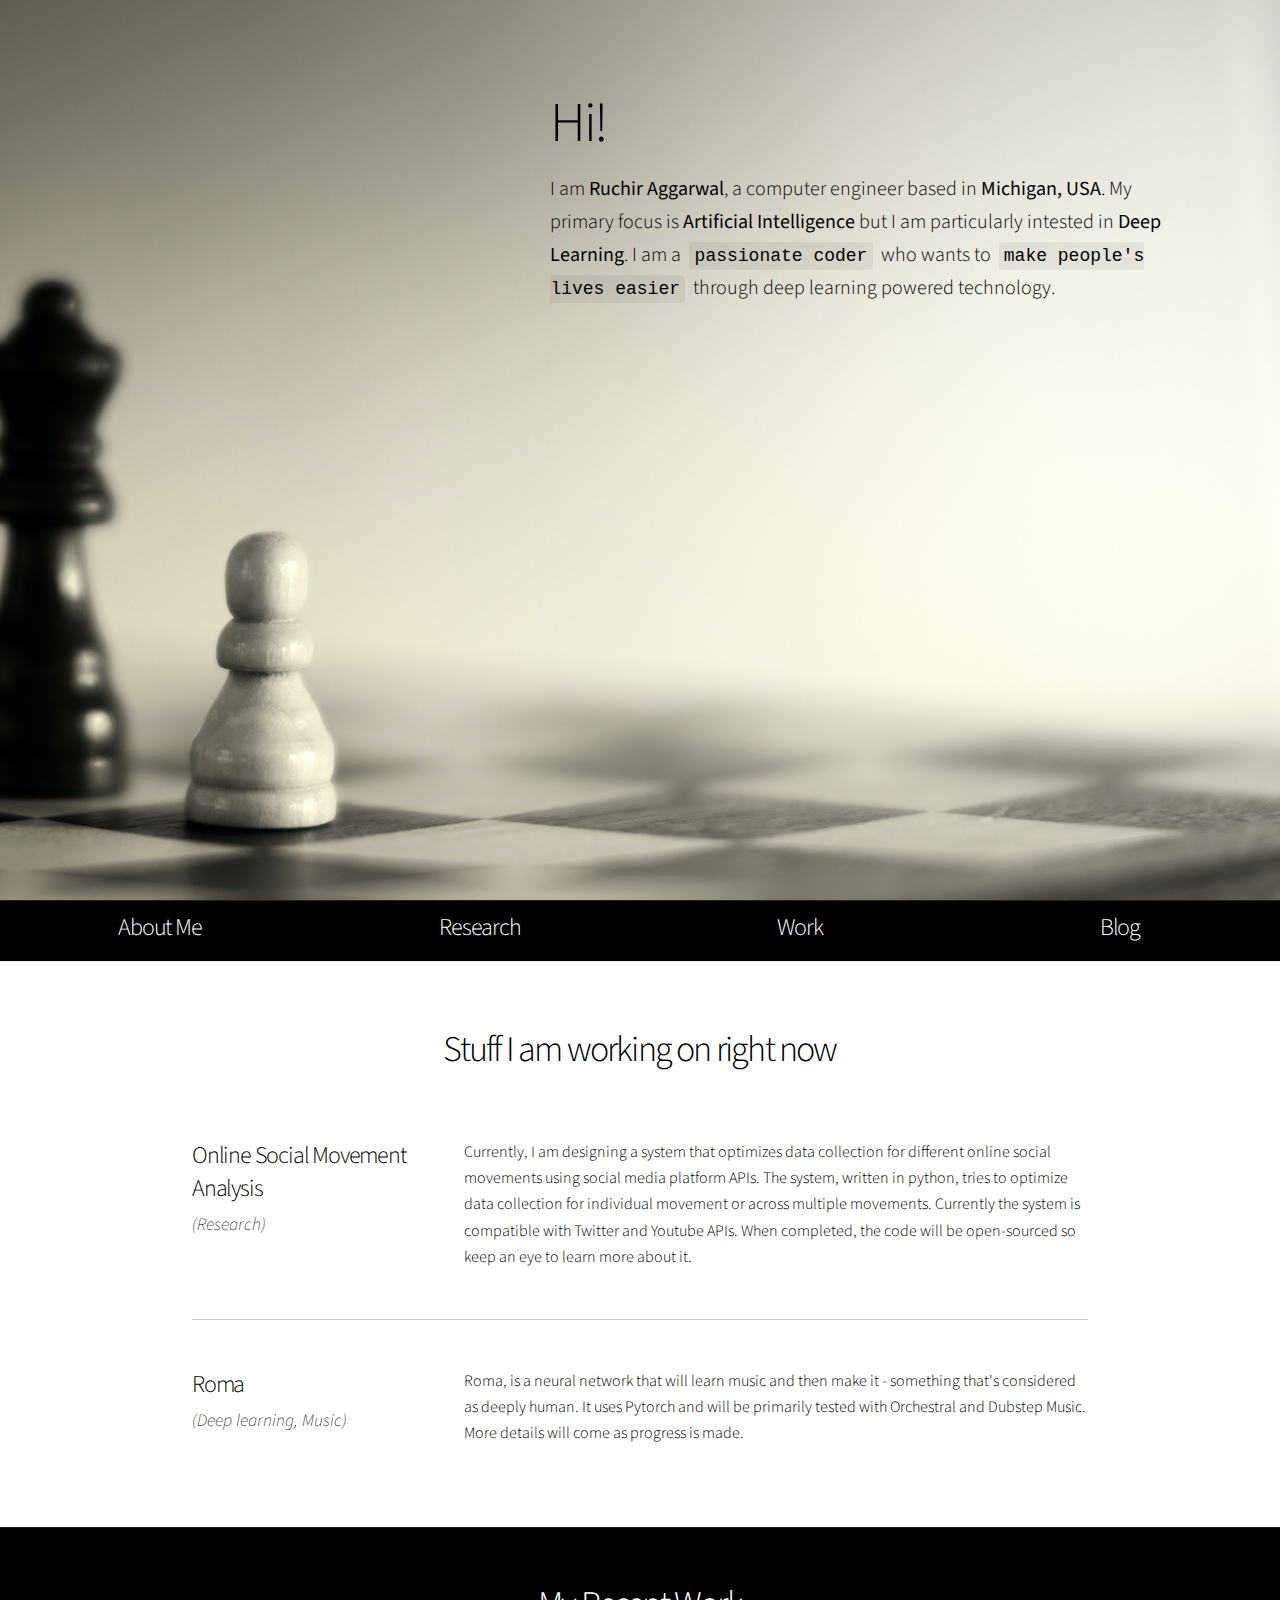
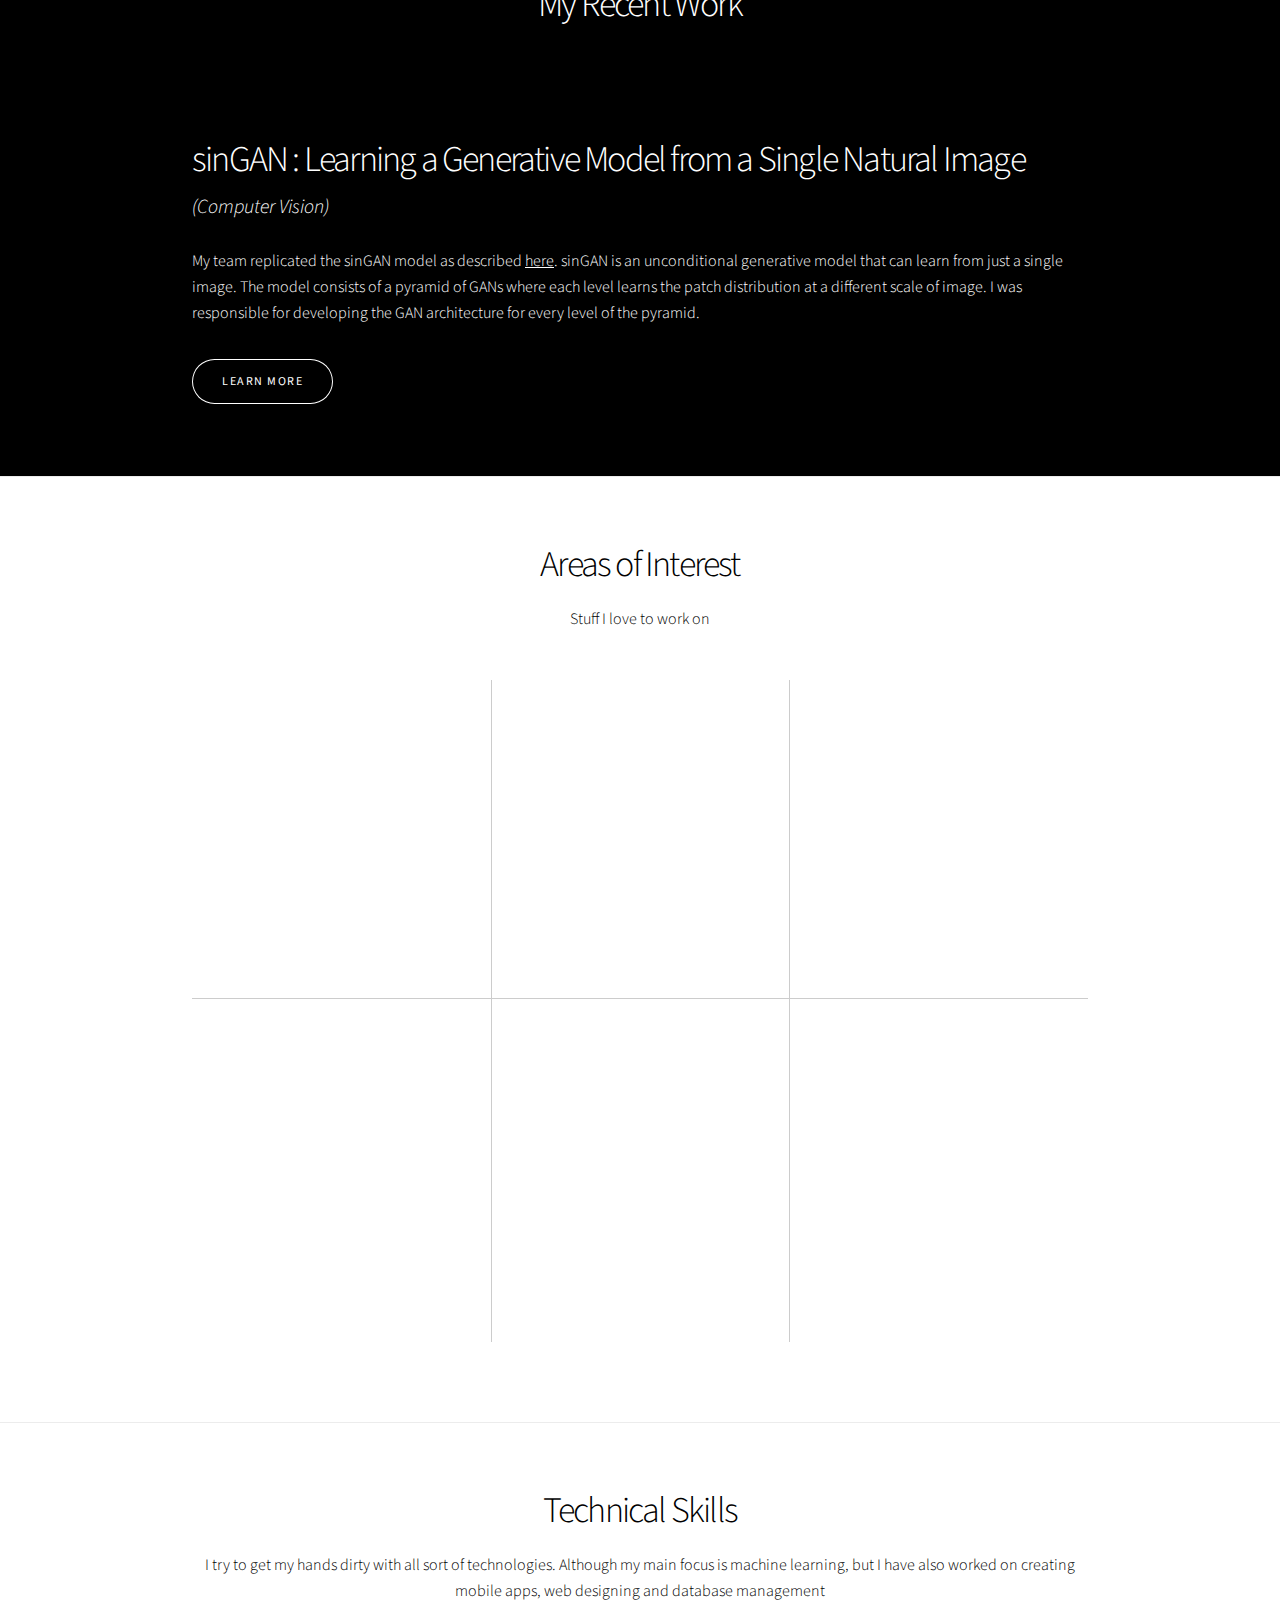
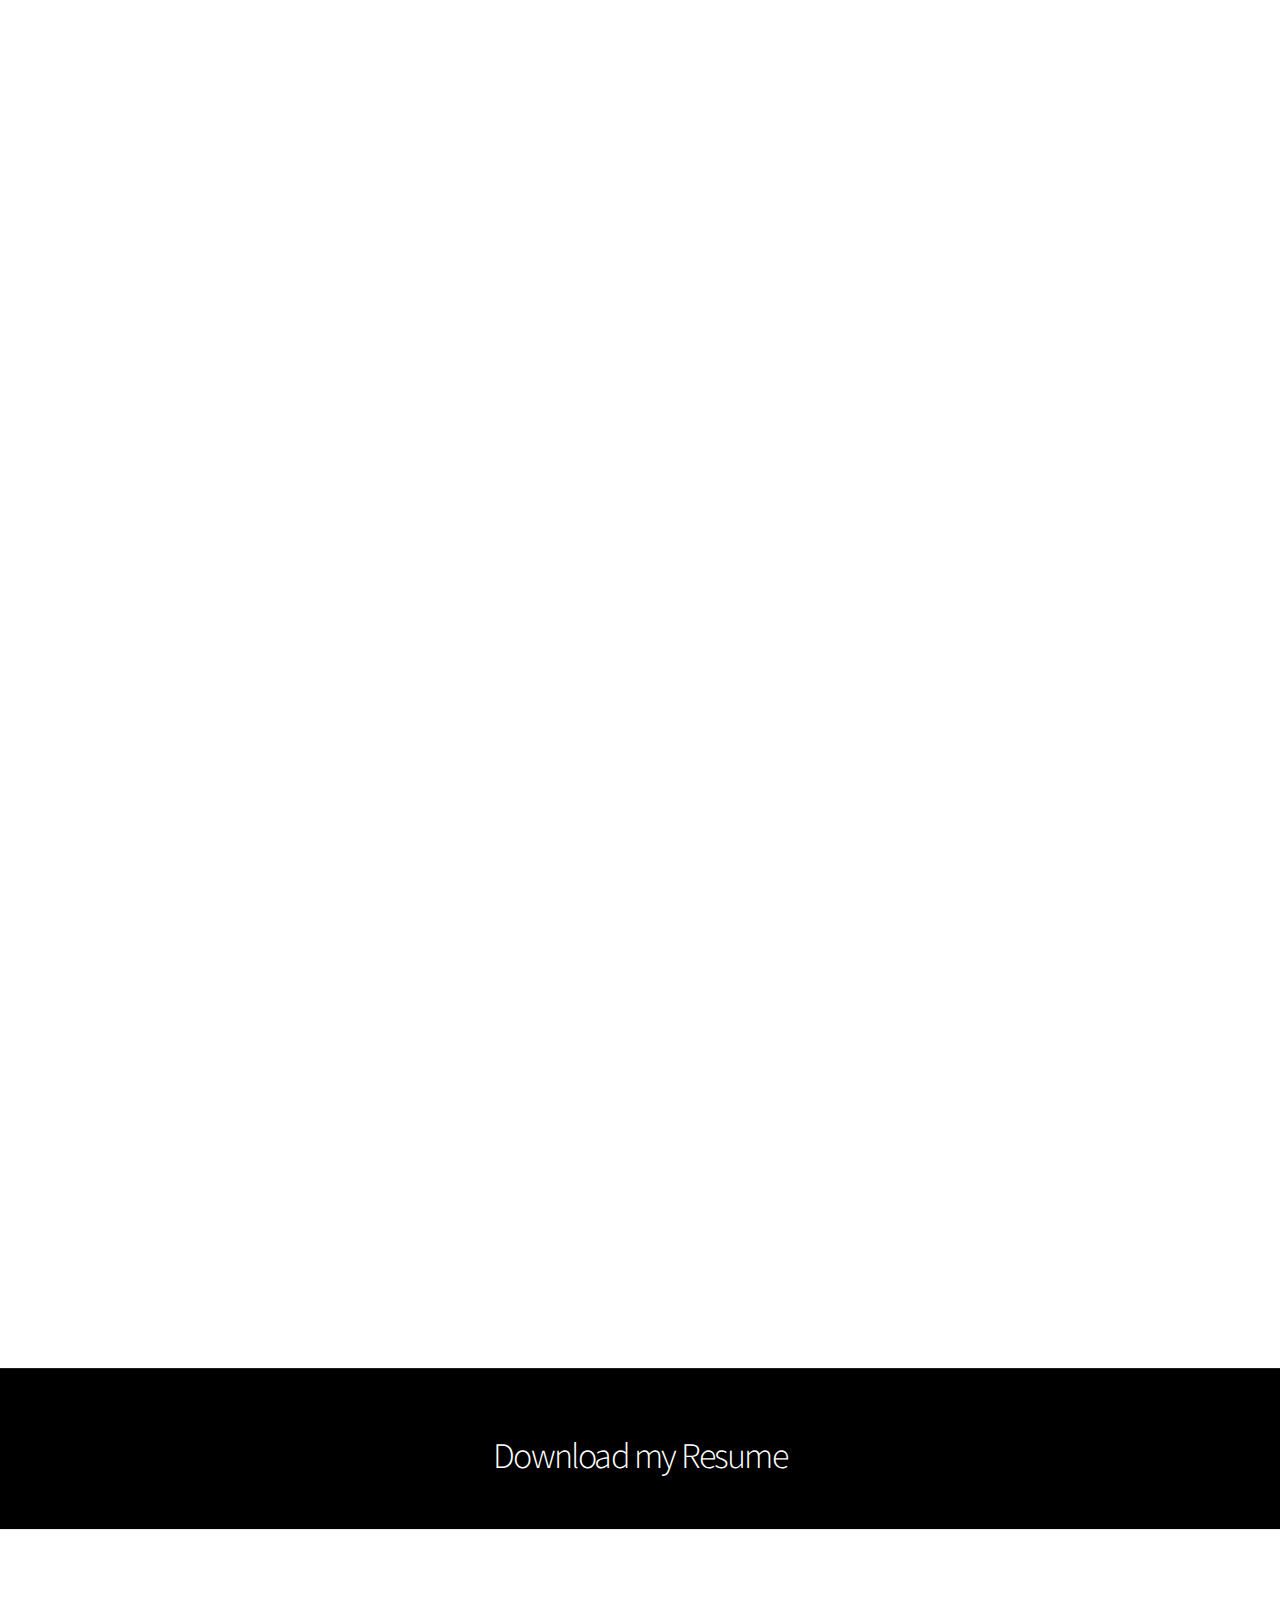
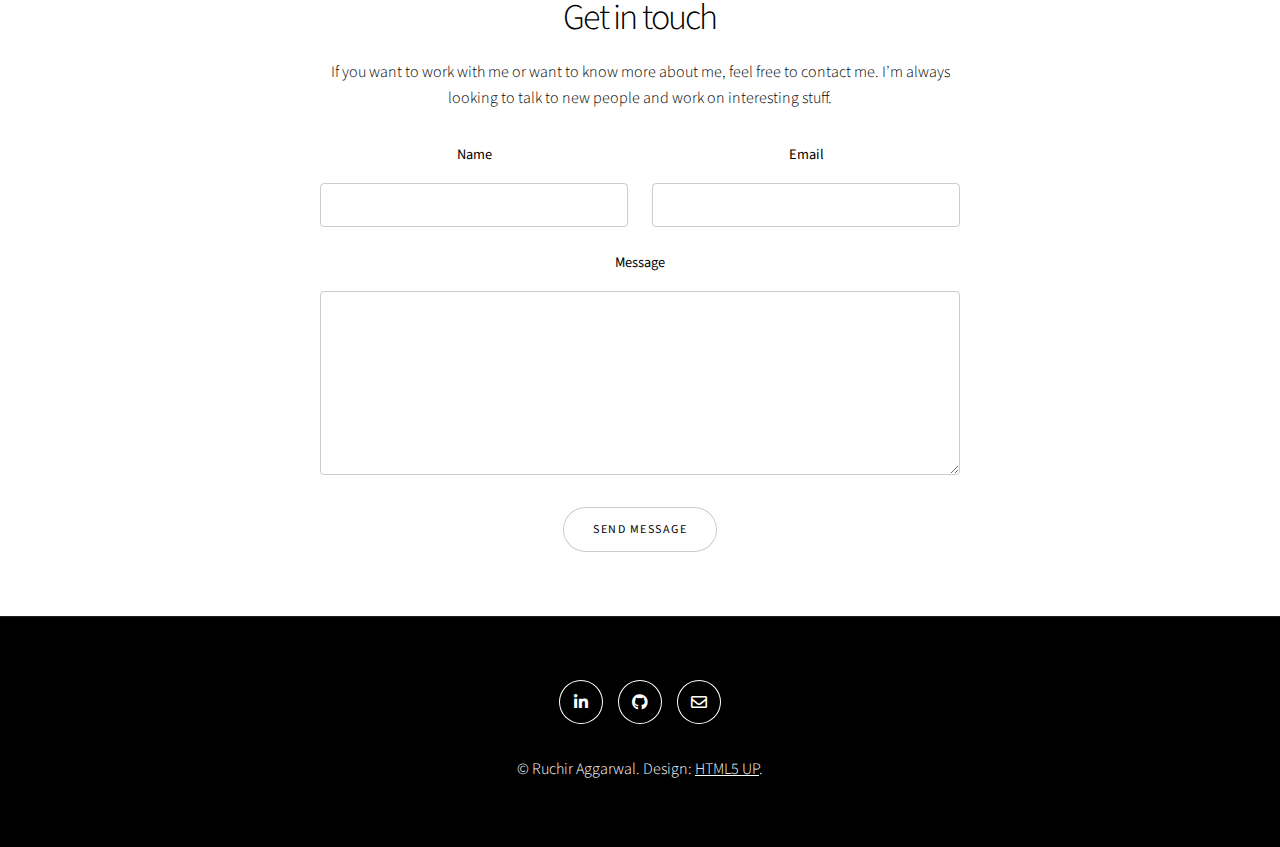
<file: index.html>
<!DOCTYPE HTML>
<!--
	Story by HTML5 UP
	html5up.net | @ajlkn
	Free for personal and commercial use under the CCA 3.0 license (html5up.net/license)
-->
<html>
	<head>
		<title>Ruchir Aggarwal | Portfolio</title>
		<meta charset="utf-8" />
		<meta name="viewport" content="width=device-width, initial-scale=1, user-scalable=no" />
		<link rel="stylesheet" href="assets/css/main.css" />
		<noscript><link rel="stylesheet" href="assets/css/noscript.css" /></noscript>
	</head>
	<body class="is-preload">

		<!-- Wrapper -->
			<div id="wrapper" class="divided">

				<!-- One -->
				<section class="banner style5 orient-left content-align-left image-position-right fullscreen onload-image-fade-in onload-content-fade-right">
                    <div class="content">
                        <h1>Hi!</h1>
                        <p class="major">I am <b>Ruchir Aggarwal</b>, a computer engineer based in <b>Michigan, USA</b>. My primary focus is <b>Artificial Intelligence</b> but I am particularly intested in <b>Deep Learning</b>. I am a <code>passionate coder</code> who wants to <code>make people's lives easier</code> through deep learning powered technology.</p>
                    </div>
                    <div class="image">
                        <img src="images/banner-1.jpg" alt=""/>
                    </div>
                </section>
                
                <!-- Two -->
                <section class="invert align-center" id="first">
                    <div class="items2 style3 small">
                        <section>
                            <h3><a href="about_me.html">About Me</a></h3>
                        </section>
                        <section>
                            <h3><a href="research.html">Research</a></h3>
                        </section>
                        <section>
                            <h3><a href="work.html">Work</a></h3>
                        </section>
                        <section>
                            <h3><a href="blog.html">Blog</a></h3>
                        </section>
                    </div>
                </section>

                <!-- Three -->
                <section class="wrapper style1 align-center">
                        <div class="inner">
                            <h2>Stuff I am working on right now</h2>
                            <div class="index align-left">

                                <!-- 1st Project -->
                                <section>
                                    <header>
                                        <h3>Online Social Movement Analysis</h3>
                                        <p>(Research)</p>
                                    </header>
                                    <div class="content">
                                        <dl>
                                            <dd>
                                                <p>Currently, I am designing a system that optimizes data collection for different online social movements using social media platform APIs. The system, written in python, tries to optimize data collection for individual movement or across multiple movements. Currently the system is compatible with Twitter and Youtube APIs. When completed, the code will be open-sourced so keep an eye to learn more about it.</p>
                                            </dd>
                                        </dl>
                                    </div> 
                                </section>

                                <!-- 2nd Project -->
                                <section>
                                    <header>
                                        <h3>Roma</h3>
                                        <p>(Deep learning, Music)</p>
                                    </header>
                                    <div class="content">
                                        <dl>
                                            <dd>
                                                <p>Roma, is a neural network that will learn music and then make it - something that's considered as deeply human. It uses Pytorch and will be primarily tested with Orchestral and Dubstep Music. More details will come as progress is made.</p>
                                            </dd>
                                        </dl>
                                    </div> 
                                </section>


                            </div>
                        </div>
                </section>

                 <!-- Four -->
                <section class="wrapper invert style1 align-center">
                    <div>
                        <header>
                            <br><br>
                            <h2>My Recent Work</h2>
                            <br>
                        </header> 

                        <section class="spotlight style0 invert orient-left content-align-left image-position-left onscroll-image-fade-in">
                            <div class="content">
                                <header>
                                    <h2>sinGAN : Learning a Generative Model from a Single Natural Image</h2> 
                                    <p>(Computer Vision)</p>
                                </header>
                                <p>
                                    My team replicated the sinGAN model as described <a href="https://webee.technion.ac.il/people/tomermic/SinGAN/SinGAN.htm">here</a>. sinGAN is an unconditional generative model that can learn from just a single image. The model consists of a pyramid of GANs where each level learns the patch distribution at a different scale of image. I was responsible for developing the GAN architecture for every level of the pyramid.</p>
                                <ul class="actions stacked">
                                    <li><a href="sinGAN.html" class="button">Learn More</a></li>
                                </ul>
                            </div>
                            <!--
                            <div class="image">
                                <img src="" alt="" />
                            </div>
                            -->
                        </section>
                    </div>
                </section>
                
                <!-- Five -->
                <section class="wrapper style1 align-center">
                    <div class="inner">
                        <h2>Areas of Interest</h2>
                        <p>Stuff I love to work on</p>
                        <div class="items style1 medium onscroll-fade-in">
                            <section>
                                <span class="icon solid style2 major"><img src="images/areas-of-interest/ml-icon.png" alt="Machine-Learning" width="30%" height="30%"/></span>
                                <h3>Aritificial Intelligence</h3>
                                <p>I work on building agents that can learn ways to learn different strategies in complex, dynamic and uncertain environments</p>
                            </section>
                            <section>
                                <span class="icon solid style2 major"><img src="images/areas-of-interest/cv-icon.png" alt="Computer Vision" width="30%" height="30%"/></span>
                                <h3>Computer Vision</h3>
                                <p>I want to learn how to make machines can accurately identify and classify objects — and then react to what they “see.”</p>
                            </section>
                            <section>
                                <span class="icon solid style2 major"><img src="images/areas-of-interest/nlp-icon.png" alt="Natural Language Processing" width="30%" height="30%"/></span>
                                <h3>NLP</h3>
                                <p>I build systems that use text and speech data to understand and describe interactions between people</p>
                            </section>
                            <section>
                                <span class="icon solid style2 major"><img src="images/areas-of-interest/ds-icon-1.png" alt="Reinforcement-Learning" width="30%" height="30%"/></span>
                                <!-- <div>Icons made by <a href="https://www.flaticon.com/authors/becris" title="Becris">Becris</a> from <a href="https://www.flaticon.com/" title="Flaticon">www.flaticon.com</a></div> -->
                                <h3>Data Science</h3>
                                <p>I use data to extract decision making insights. I try to understand the underlying cause and effect in the data.</p>
                            </section>
                            <section>
                                <span class="icon solid style2 major"><img src="images/areas-of-interest/sd-icon.png" alt="Software Development" width="30%" height="30%"/></span>
                                <h3>Software Development</h3>
                                <p>I use software design principles to design systems to perform all sorts of tasks. I am a firm believer in AGILE methodology for software development</p>
                            </section>
                            <section>
                                <span class="icon solid style2 major"><img src="images/areas-of-interest/dm-icon.png" alt="Data Mining" width="30%" height="30%"/></span>
                                <h3>Data and Graph Mining</h3>
                                <p>I adopt the fundamental data mining strategies to different real world big data sets and discover the internal patterns hidden in them</p>
                            </section>
                        </div>
                    </div>
                </section>
                
                <!-- Six -->
                <section class="wrapper style1 align-center">
                    <div class="inner">
                        <h2>Technical Skills</h2>
                        <p>I try to get my hands dirty with all sort of technologies. Although my main focus is machine learning, but I have also worked on creating mobile apps, web designing and database management</p>
                        <div class="items style3 small onscroll-fade-in">
                            <section>
                                <span class="icon solid style2 major"></span>
                                <h3>Programming</h3>
                            </section>
                            <section>
                                <h3>Expert</h3>
                                <a href="https://www.python.org/"><img src="images/skill-imgs/languages/python-logo.png" alt="" width="30%" height="30%"/></a>
                            </section>
                            <section>
                                <h3>Intermediate</h3>
                                <a href="https://en.wikipedia.org/wiki/C_(programming_language)"><img src="images/skill-imgs/languages/c-logo.png" alt="" width="30%" height="30%"/></a>
                            </section>
                            <section>
                                <h3>Novice</h3>
                                <span class="icon solid style2 major"><a href="https://www.mathworks.com/products/matlab.html"><img src="images/skill-imgs/languages/matlab-logo.png" alt="" width="30%" height="30%"/></a></span>
                            </section>
                        </div>
                        <div class="items style3 small onscroll-fade-in">
                            <section>
                                <span class="icon solid style2 major"></span>
                                <h3>Deep Learning</h3>
                            </section>
                            <section>
                                <a href="https://pytorch.org/"><img src="images/skill-imgs/deep-learning/pytorch-logo.png" alt="pytorch" width="50%" height="40%"/></a>
                            </section>
                            <section>
                                <h2> </h2>
                                <a href="https://keras.io/"><img src="images/skill-imgs/deep-learning/keras-icon.png" alt="keras" width="50%" height="40%"/></a>
                            </section>
                            <section>
                                <a href="https://gym.openai.com/"><img src="images/skill-imgs/deep-learning/gym-icon.png" alt="gym" width="30%" height="30%"/></a>
                            </section>
                        </div>
                        <div class="items style3 small onscroll-fade-in">
                            <section>
                                <span class="icon solid style2 major"></span>
                                <h3>Data Science</h3>
                            </section>
                            <section>
                                <a href="https://scikit-learn.org/stable/"><img src="images/skill-imgs/data-science/sklearn-icon.png" alt="scikit-learn" width="50%" height="40%"/></a>
                            </section>
                            <section>
                                <a href="https://pandas.pydata.org/"><img src="images/skill-imgs/data-science/pandas-logo.jpg" alt="pandas" width="50%" height="40%"/></a>
                            </section>
                            <section>
                                <h2> </h2>
                                <a href="https://matplotlib.org/"><img src="images/skill-imgs/data-science/matplotlib-logo.png" alt="matplotlib" width="90%" height="90%"/></a>
                            </section>
                        </div>
                        <div class="items style3 small onscroll-fade-in">
                            <section>
                                <span class="icon solid style2 major"></span>
                                <h3>Web Designing</h3>
                            </section>
                            <section>
                                <a href="https://www.w3schools.com/html/html5_intro.asp"><img src="images/skill-imgs/web-design/html-5-logo.png" alt="html5"  width="40%" height="60%"/></a>
                            </section>
                            <section>
                                <a href="https://www.w3schools.com/css/"><img src="images/skill-imgs/web-design/css3-logo.png" alt="css3" width="40%" height="60%"/></a>
                            </section>
                            <section>
                                <span class="icon"></span>
                            </section>
                        </div>
                        <div class="items style3 small onscroll-fade-in">
                            <section>
                                <span class="icon solid style2 major"></span>
                                <h3>Databases</h3>
                            </section>
                            <section>
                                <a href="#"><img src="images/skill-imgs/databases/sql-logo.png" alt="MySQL"  width="40%" height="60%"/></a>
                            </section>
                            <section>
                                <a href="https://www.mongodb.com/"><img src="images/skill-imgs/databases/mongodb-logo.png" alt="Mongo" width="40%" height="60%"/></a>
                            </section>
                            <section>
                                <span class="icon"></span>
                            </section>
                        </div>
                    </div>
                </section>
                
                <!-- Seven -->
                <section class="wrapper invert style1 align-center">
                    <div class="inner">
                        <h2><a href="./Ruchir_Resume.pdf">Download my Resume</a></h2>
                    </div>
                </section>
                
				<!-- Eight -->
                <section class="wrapper style1 align-center">
                    <div class="inner medium">
                        <h2>Get in touch</h2>
                        <p>If you want to work with me or want to know more about me, feel free to contact me. I’m always looking to talk to new people and work on interesting stuff.</p>
                        
                        <form method="post" action="contact.php">
                            <div class="fields">
                                <div class="field half">
                                    <label>Name</label>
                                    <input type="text" name="sender" />
                                </div>
                                <div class="field half">
                                    <label>Email</label>
                                    <input type="email" name="senderEmail" />
                                </div>
                                <div class="field">
                                    <label>Message</label>
                                    <textarea name="message" rows="6"></textarea>
                                </div>
                            </div>
                            <ul class="actions special">
                                <li><input type="submit" name="submit" value="Send Message" /></li>
                            </ul>
                        </form>

                    </div>
                </section>

				<!-- Footer -->
                <footer class="wrapper invert style1 align-center">
                    <div class="inner">
                        <ul class="icons">
                            <li><a href="https://www.linkedin.com/in/aggarwr" class="icon brands style2 fa-linkedin-in"><span class="label">LinkedIn</span></a></li>
                            <li><a href="https://github.com/aggarwalRuchir" class="icon brands style2 fa-github"><span class="label">Github</span></a></li>
                            <li><a href="mailto:aggarwr@umich.edu" class="icon style2 fa-envelope"><span class="label">Mail</span></a></li>
                        </ul>
                        <p>&copy; Ruchir Aggarwal. Design: <a href="https://html5up.net">HTML5 UP</a>.</p>
                    </div>
                </footer>

			</div>

		<!-- Scripts -->
			<script src="assets/js/jquery.min.js"></script>
			<script src="assets/js/jquery.scrollex.min.js"></script>
			<script src="assets/js/jquery.scrolly.min.js"></script>
			<script src="assets/js/browser.min.js"></script>
			<script src="assets/js/breakpoints.min.js"></script>
			<script src="assets/js/util.js"></script>
			<script src="assets/js/main.js"></script>

	</body>
</html>
</file>
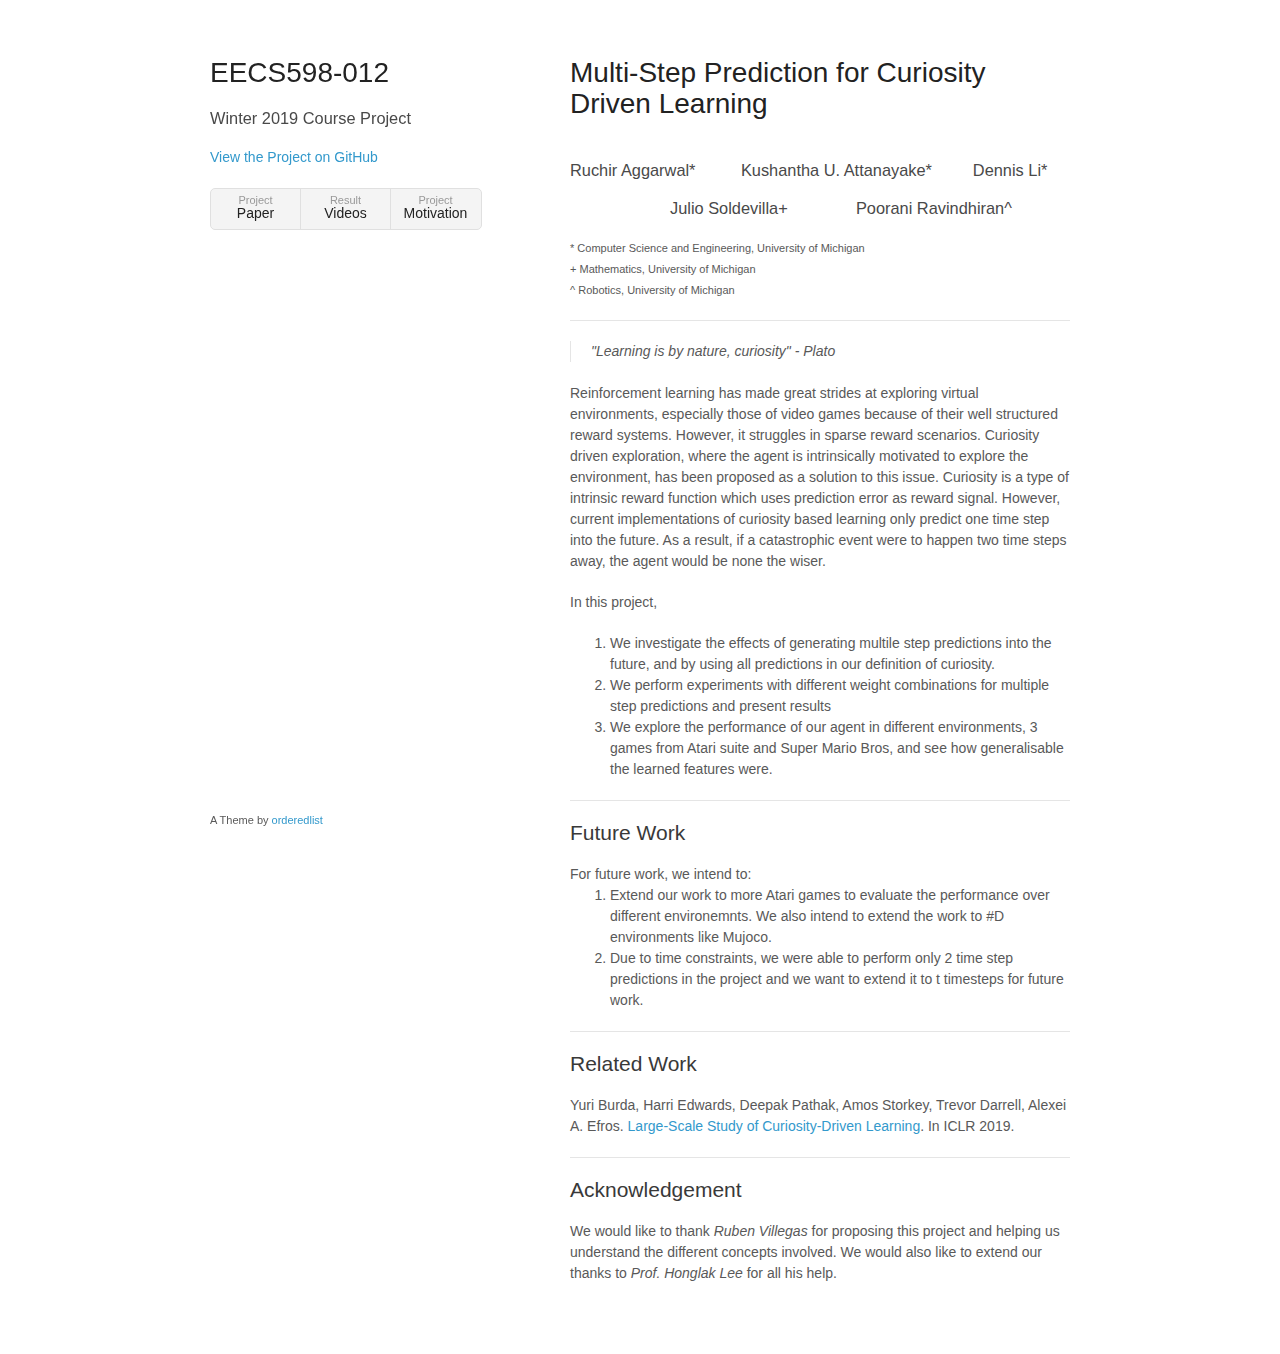
<file: deep_learning/multi-step-curiosity/index.html>
<!doctype html>
<html>
  <head>
    <meta charset="utf-8">
    <meta http-equiv="X-UA-Compatible" content="chrome=1">
    <title>EECS598 | Multi-Step Curiosity</title>

    <link rel="stylesheet" href="stylesheets/styles.css">
    <link rel="stylesheet" href="stylesheets/pygment_trac.css">
    <meta name="viewport" content="width=device-width">
    <!--[if lt IE 9]>
    <script src="//html5shiv.googlecode.com/svn/trunk/html5.js"></script>
    <![endif]-->
  </head>
  <body>
    <div class="wrapper">
      <header>
        <h1>EECS598-012</h1>
        <h3>Winter 2019 Course Project</h3>
        <p class="view"><a href="https://github.com/denncli/multi-step-curiosity-driven-learning">View the Project on GitHub</a></p>
        <ul>
          <li><a href="./EECS598_012_Final_Report.pdf">Project <strong>Paper</strong></a></li>
          <li><a href="./result_videos.html">Result <strong>Videos</strong></a></li>
          <li><a href="https://pathak22.github.io/large-scale-curiosity/">Project <strong>Motivation</strong></a></li>
        </ul>
      </header>
      <section>
        
        <h1>Multi-Step Prediction for Curiosity Driven Learning</h1>
        <br>
        <h3>Ruchir Aggarwal* 
            &nbsp;&nbsp;&nbsp;&nbsp;&nbsp;&nbsp;&nbsp;&nbsp; 
            Kushantha U. Attanayake*
            &nbsp;&nbsp;&nbsp;&nbsp;&nbsp;&nbsp;&nbsp;
            Dennis Li*</h3>
        <h3> &nbsp;&nbsp;&nbsp;&nbsp;&nbsp;&nbsp;&nbsp;&nbsp;&nbsp;&nbsp;&nbsp;&nbsp;&nbsp;&nbsp;&nbsp;&nbsp;&nbsp;&nbsp;&nbsp;&nbsp;&nbsp;  
        Julio Soldevilla+
        &nbsp;&nbsp;&nbsp;&nbsp;&nbsp;&nbsp;&nbsp;&nbsp;&nbsp;&nbsp;&nbsp;&nbsp;&nbsp; 
        Poorani Ravindhiran^ </h3>

        <p class="view"><small>
        * Computer Science and Engineering, University of Michigan <br>
        + Mathematics, University of Michigan <br>
        ^ Robotics, University of Michigan <br>
        </small></p>
        <hr>
          
        <blockquote>"Learning is by nature, curiosity" - Plato</blockquote> <br>
          
        <p>Reinforcement learning has made great strides at exploring virtual environments, especially those of video games because of their well structured reward systems. However, it struggles in sparse reward scenarios. Curiosity driven exploration, where the agent is intrinsically motivated to explore the environment, has been proposed as a solution to this issue. Curiosity is a type of intrinsic reward function which uses prediction error as reward signal. However, current implementations of curiosity based learning only predict one time step into the future. As a result, if a catastrophic event were to happen two time steps away, the agent would be none the wiser.</p>
          
        <p>In this project,
            <ol>
                <li>We investigate the effects of generating multile step predictions into the future, and by using all predictions in our definition of curiosity.</li>
                <li>We perform experiments with different weight combinations for multiple step predictions and present results </li>
                <li>We explore the performance of our agent in different environments, 3 games from Atari suite and Super Mario Bros, and see how generalisable the learned features were.</li>
            </ol>
        </p>

        <hr>
        
        <h2>Future Work</h2>
        For future work, we intend to:
        
            <ol>
                <li>Extend our work to more Atari games to evaluate the performance over different environemnts. We also intend to extend the work to #D environments like Mujoco.</li>
                <li>Due to time constraints, we were able to perform only 2 time step predictions in the project and we want to extend it to t timesteps for future work. </li>
            </ol>
        
        <hr>

        <h2> Related Work </h2>    
            <p>Yuri Burda, Harri Edwards, Deepak Pathak, Amos Storkey, Trevor Darrell, Alexei A. Efros. <a href="https://pathak22.github.io/large-scale-curiosity/">Large-Scale Study of Curiosity-Driven Learning</a>. In ICLR 2019.
            </p>

        <hr>

        <h2> Acknowledgement </h2>
        <p class="view">
          We would like to thank <em>Ruben Villegas</em> for proposing this project and helping us understand the different concepts involved. We would also like to extend our thanks to <em>Prof. Honglak Lee</em> for all his help.
        </p>
          
      </section>
      <footer>
        <p><small>A Theme by <a href="https://github.com/orderedlist">orderedlist</a></small></p>
      </footer>
    </div>
    <script src="javascripts/scale.fix.js"></script>
  </body>
</html>
</file>
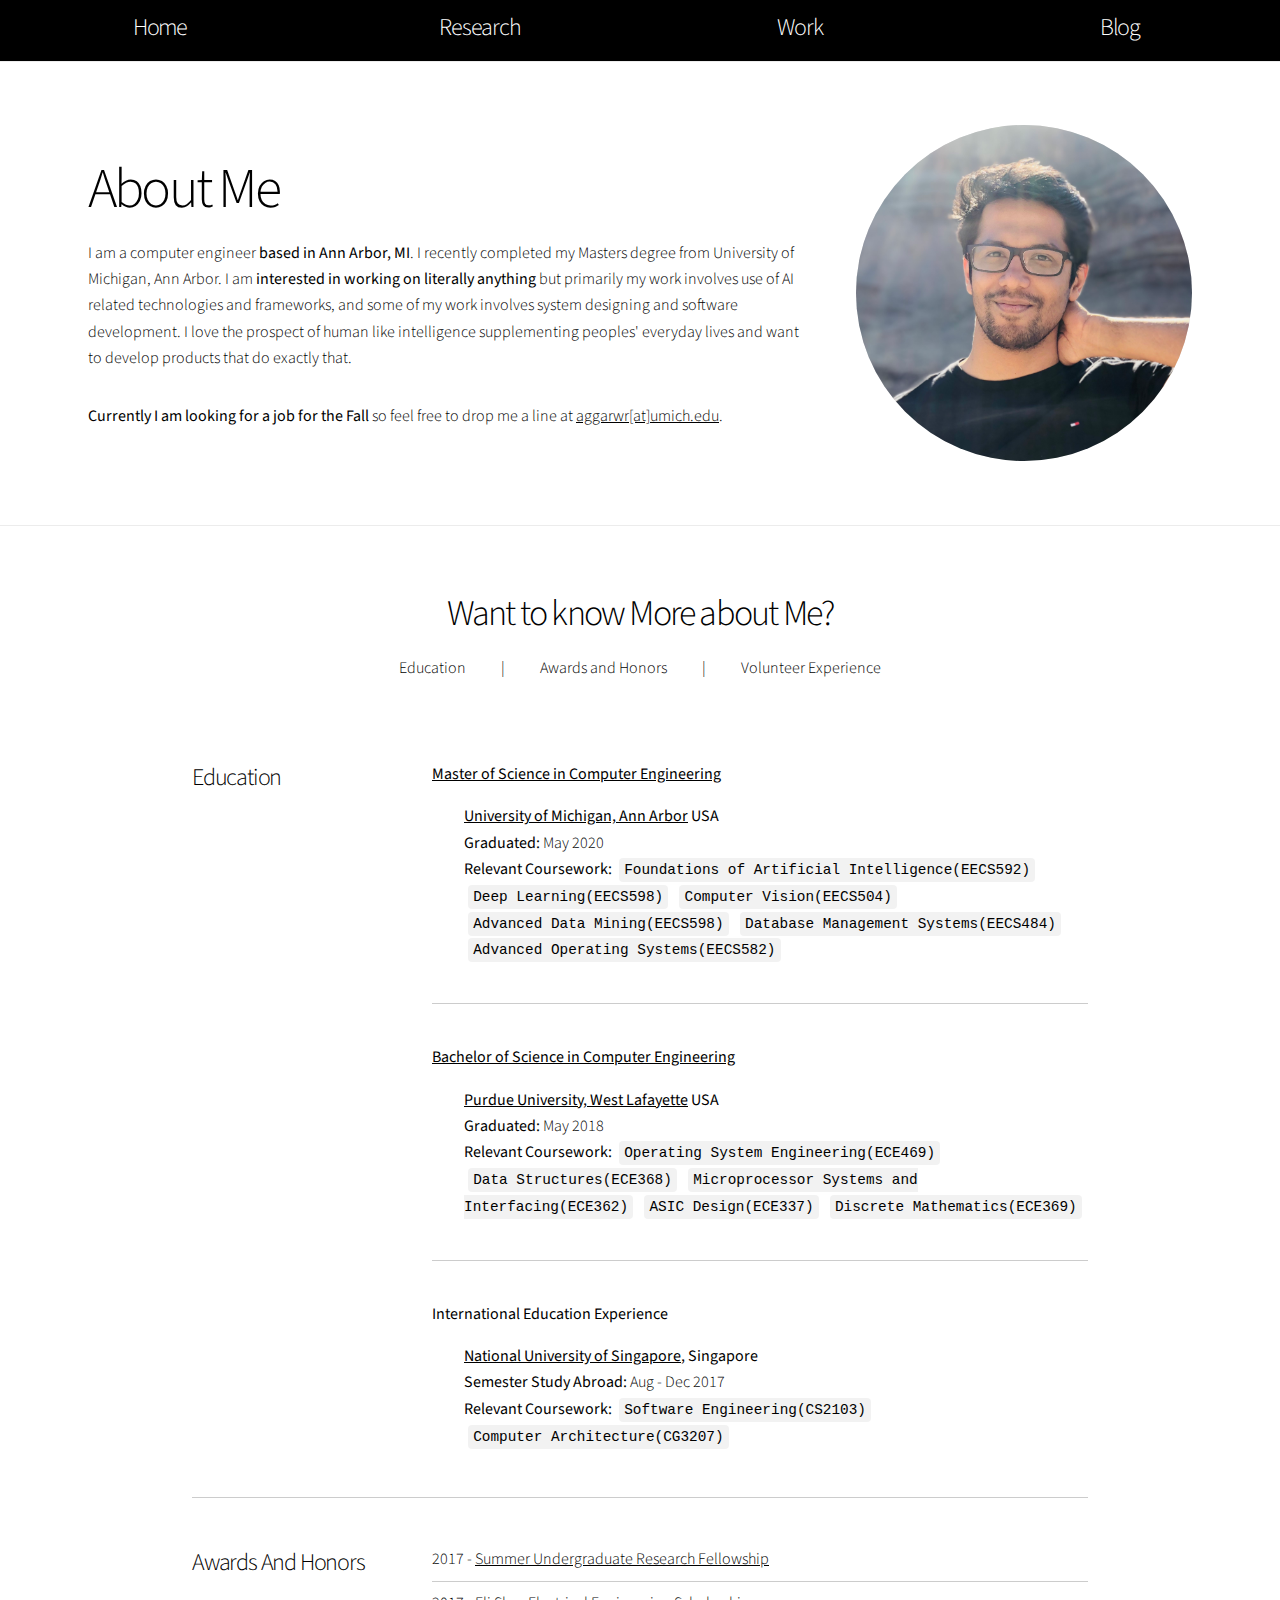
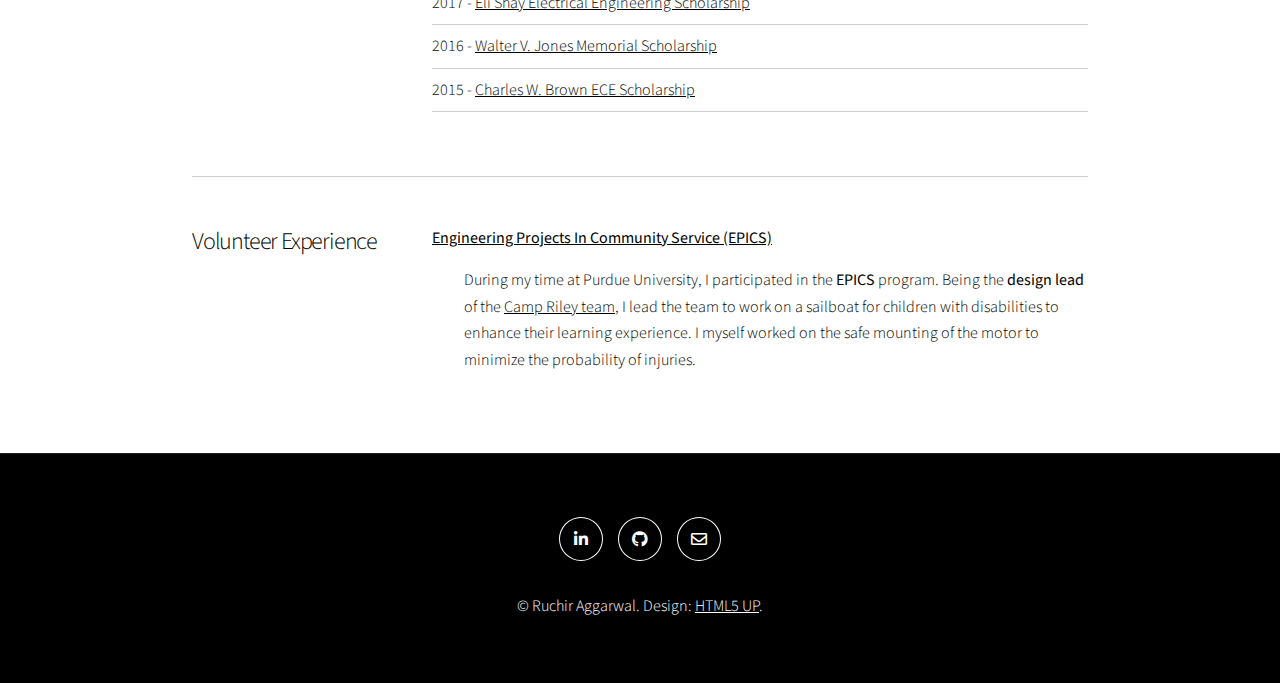
<file: about_me.html>
<!DOCTYPE HTML>
<!--
	Story by HTML5 UP
	html5up.net | @ajlkn
	Free for personal and commercial use under the CCA 3.0 license (html5up.net/license)
-->
<html>
	<head>
		<title>Ruchir Aggarwal | About Me</title>
		<meta charset="utf-8" />
		<meta name="viewport" content="width=device-width, initial-scale=1, user-scalable=no" />
		<link rel="stylesheet" href="assets/css/main.css" />
		<noscript><link rel="stylesheet" href="assets/css/noscript.css" /></noscript>
	</head>
    
	<body class="is-preload">

		<!-- Wrapper -->
        <div id="wrapper" class="divided">

            <!-- One -->
            <section class="invert align-center">
                <div class="items2 style3 small">
                    <section>
                        <h3><a href="index.html">Home</a></h3>
                    </section>
                    <section>
                        <h3><a href="research.html">Research</a></h3>
                    </section>
                    <section>
                        <h3><a href="work.html">Work</a></h3>
                    </section>
                    <section>
                        <h3><a href="blog.html">Blog</a></h3>
                    </section>
                </div>
            </section>

            <!-- Two -->
            <section class="spotlight style2 orient-left content-align-left image-position-center fullscreen onload-image-fade-in onload-content-fade-right">
                <div class="content">
                    <h1>About Me</h1>
                    <p>
                        I am a computer engineer <b>based in Ann Arbor, MI</b>. I recently completed my Masters degree from University of Michigan, Ann Arbor. I am <b>interested in working on literally anything</b> but primarily my work involves use of AI related technologies and frameworks, and some of my work involves system designing and software development. I love the prospect of human like intelligence supplementing peoples' everyday lives and want to develop products that do exactly that.
                    </p>
                    <p>
                        <b>Currently I am looking for a job for the Fall</b> so feel free to drop me a line at <a href="mailto:aggarwr@umich.edu">aggarwr[at]umich.edu</a>.
                    </p>
                </div>
                <div class="image">
                    <img src="images/biopic.jpg" alt="Personal Pic"/>
                </div>
            </section>

            <!-- Three -->		
            <section class="wrapper style0 align-center">
                <div class="inner">
                    <h2>Want to know More about Me?</h2>
                    <p>
                        Education <span style="padding-left: 2em;"></span> | <span style="padding-left: 2em;"></span> 
                        Awards and Honors <span style="padding-left: 2em;"></span> | <span style="padding-left: 2em;"></span> 
                        Volunteer Experience</p>

                    <div class="index align-left">
                        <section id="edu">
                            <header>
                                <h3>Education</h3>
                            </header>

                            <div class="content">
                                <dl>
                                    <dt><a href="https://cse.engin.umich.edu/">Master of Science in Computer Engineering</a></dt>
                                    <dd>
                                        <p><b><a href="https://umich.edu/">University of Michigan, Ann Arbor</a> USA</b> <br> <b>Graduated:</b> May 2020 <br> <b>Relevant Coursework:</b> <code>Foundations of Artificial Intelligence(EECS592)</code> <br> <code>Deep Learning(EECS598)</code>  <code>Computer Vision(EECS504)</code> <br> <code>Advanced Data Mining(EECS598)</code> <code>Database Management Systems(EECS484)</code> <code>Advanced Operating Systems(EECS582)</code></p>
                                    </dd>
                                    <hr>

                                    <dt><a href="https://engineering.purdue.edu/ECE">Bachelor of Science in Computer Engineering</a></dt>
                                    <dd>
                                        <p><b><a href="https://www.purdue.edu/">Purdue University, West Lafayette</a> USA</b> <br> <b>Graduated:</b> May 2018 <br> <b>Relevant Coursework:</b> <code>Operating System Engineering(ECE469)</code> <br> <code>Data Structures(ECE368)</code> <code>Microprocessor Systems and Interfacing(ECE362)</code> <code>ASIC Design(ECE337)</code> <code>Discrete Mathematics(ECE369)</code></p>
                                    </dd>
                                    <hr>

                                    <dt>International Education Experience</dt>
                                    <dd>
                                        <p><b><a href="http://www.nus.edu.sg/">National University of Singapore</a>, Singapore</b><br> <b>Semester Study Abroad:</b> Aug - Dec 2017 <br> <b>Relevant Coursework:</b> <code>Software Engineering(CS2103)</code> <br> <code>Computer Architecture(CG3207)</code></p>
                                    </dd>
                                </dl>
                            </div> 
                        </section>
                        <section id="awards">
                            <header>
                                <h3>Awards And Honors</h3>
                            </header>
                            <div class="content">
                                <ul class="alt">
                                    <li>2017 - <a href="https://engineering.purdue.edu/Engr/Research/EURO">Summer Undergraduate Research Fellowship</a></li>
                                    <li>2017 - <a href="https://engineering.purdue.edu/ECE/Academics/Undergraduates/UGO/Undergraduate_Resources/Scholarships/ECE_Scholarships">Eli Shay Electrical Engineering Scholarship</a></li>
                                    <li>2016 - <a href="https://engineering.purdue.edu/ECE/Academics/Undergraduates/UGO/Undergraduate_Resources/Scholarships/ECE_Scholarships">Walter V. Jones Memorial Scholarship</a></li>
                                    <li>2015 - <a href="https://engineering.purdue.edu/ECE/Academics/Undergraduates/UGO/Undergraduate_Resources/Scholarships/ECE_Scholarships">Charles W. Brown ECE Scholarship</a></li>
                                    <li></li>
                                </ul>
                            </div>
                        </section>
                        <section id="volunteer">
                            <header>
                                <h3>Volunteer Experience</h3>
                            </header>
                            <div class="content">
                                <dl>
                                    <dt><a href="https://engineering.purdue.edu/EPICS">Engineering Projects In Community Service (EPICS)</a></dt>
                                    <dd>
                                        <p>During my time at Purdue University, I participated in the <b>EPICS</b> program. Being the <b>design lead</b> of the <a href="https://epicscampriley.wixsite.com/mysite">Camp Riley team</a>, I lead the team to work on a sailboat for children with disabilities to enhance their learning experience. I myself worked on the safe mounting of the motor to minimize the probability of injuries.</p>
                                    </dd>
                                </dl>
                            </div> 
                        </section>
                    </div>
                </div>
            </section>

            <!-- Footer -->
            <footer class="wrapper invert style1 align-center">
                <div class="inner">
                    <ul class="icons">
                        <li><a href="#" class="icon brands style2 fa-linkedin-in"><span class="label">LinkedIn</span></a></li>
                        <li><a href="#" class="icon brands style2 fa-github"><span class="label">Github</span></a></li>
                        <li><a href="mailto:aggarwr@umich.edu" class="icon style2 fa-envelope"><span class="label">Mail</span></a></li>
                    </ul>
                    <p>&copy; Ruchir Aggarwal. Design: <a href="https://html5up.net">HTML5 UP</a>.</p>
                </div>
            </footer>

        </div>

		<!-- Scripts -->
        <script src="assets/js/jquery.min.js"></script>
        <script src="assets/js/jquery.scrollex.min.js"></script>
        <script src="assets/js/jquery.scrolly.min.js"></script>
        <script src="assets/js/browser.min.js"></script>
        <script src="assets/js/breakpoints.min.js"></script>
        <script src="assets/js/util.js"></script>
        <script src="assets/js/main.js"></script>
	</body>
</html>
</file>
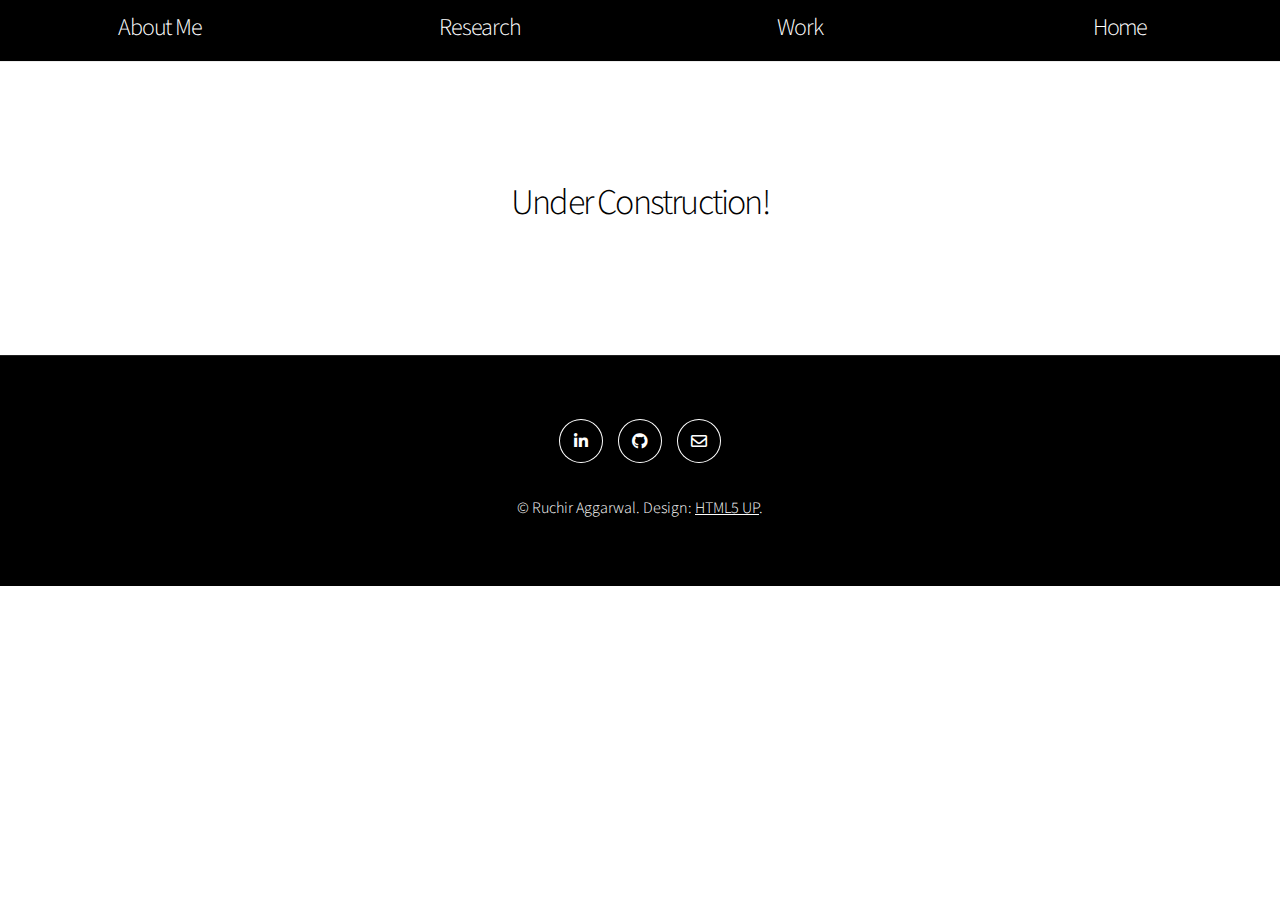
<file: blog.html>
<!DOCTYPE HTML>
<!--
	Story by HTML5 UP
	html5up.net | @ajlkn
	Free for personal and commercial use under the CCA 3.0 license (html5up.net/license)
-->
<html>
	<head>
		<title>Ruchir Aggarwal | Small Projects</title>
		<meta charset="utf-8" />
		<meta name="viewport" content="width=device-width, initial-scale=1, user-scalable=no" />
		<link rel="stylesheet" href="assets/css/main.css" />
		<noscript><link rel="stylesheet" href="assets/css/noscript.css" /></noscript>
	</head>
	<body class="is-preload">

		<!-- Wrapper -->
			<div id="wrapper" class="divided">
                
                <!-- One -->
                <section class="invert align-center">
                    <div class="items2 style3 small">
                        <section>
                            <h3><a href="about_me.html">About Me</a></h3>
                        </section>
                        <section>
                            <h3><a href="research.html">Research</a></h3>
                        </section>
                        <section>
                            <h3><a href="work.html">Work</a></h3>
                        </section>
                        <section>
                            <h3><a href="index.html">Home</a></h3>
                        </section>
                    </div>
                </section>
                
                <!-- Two -->                
                <section class="wrapper style1 align-center">
                    <div class="inner">
                        <br><br>
                        <h2>Under Construction!</h2>
                        <div class="index align-left">

                            <!-- 1st Project -->
                            <section>
                                <header>
                                    <h3></h3>
                                </header>
                                <div class="content"></div> 
                            </section>
                    </div>
                </section>
                

				<!-- Footer -->
                <footer class="wrapper invert style1 align-center">
                    <div class="inner">
                        <ul class="icons">
                            <li><a href="#" class="icon brands style2 fa-linkedin-in"><span class="label">LinkedIn</span></a></li>
                            <li><a href="#" class="icon brands style2 fa-github"><span class="label">Github</span></a></li>
                            <li><a href="mailto:aggarwr@umich.edu" class="icon style2 fa-envelope"><span class="label">Mail</span></a></li>
                        </ul>
                        <p>&copy; Ruchir Aggarwal. Design: <a href="https://html5up.net">HTML5 UP</a>.</p>
                    </div>
                </footer>

			</div>

		<!-- Scripts -->
			<script src="assets/js/jquery.min.js"></script>
			<script src="assets/js/jquery.scrollex.min.js"></script>
			<script src="assets/js/jquery.scrolly.min.js"></script>
			<script src="assets/js/browser.min.js"></script>
			<script src="assets/js/breakpoints.min.js"></script>
			<script src="assets/js/util.js"></script>
			<script src="assets/js/main.js"></script>

	</body>
</html>
</file>
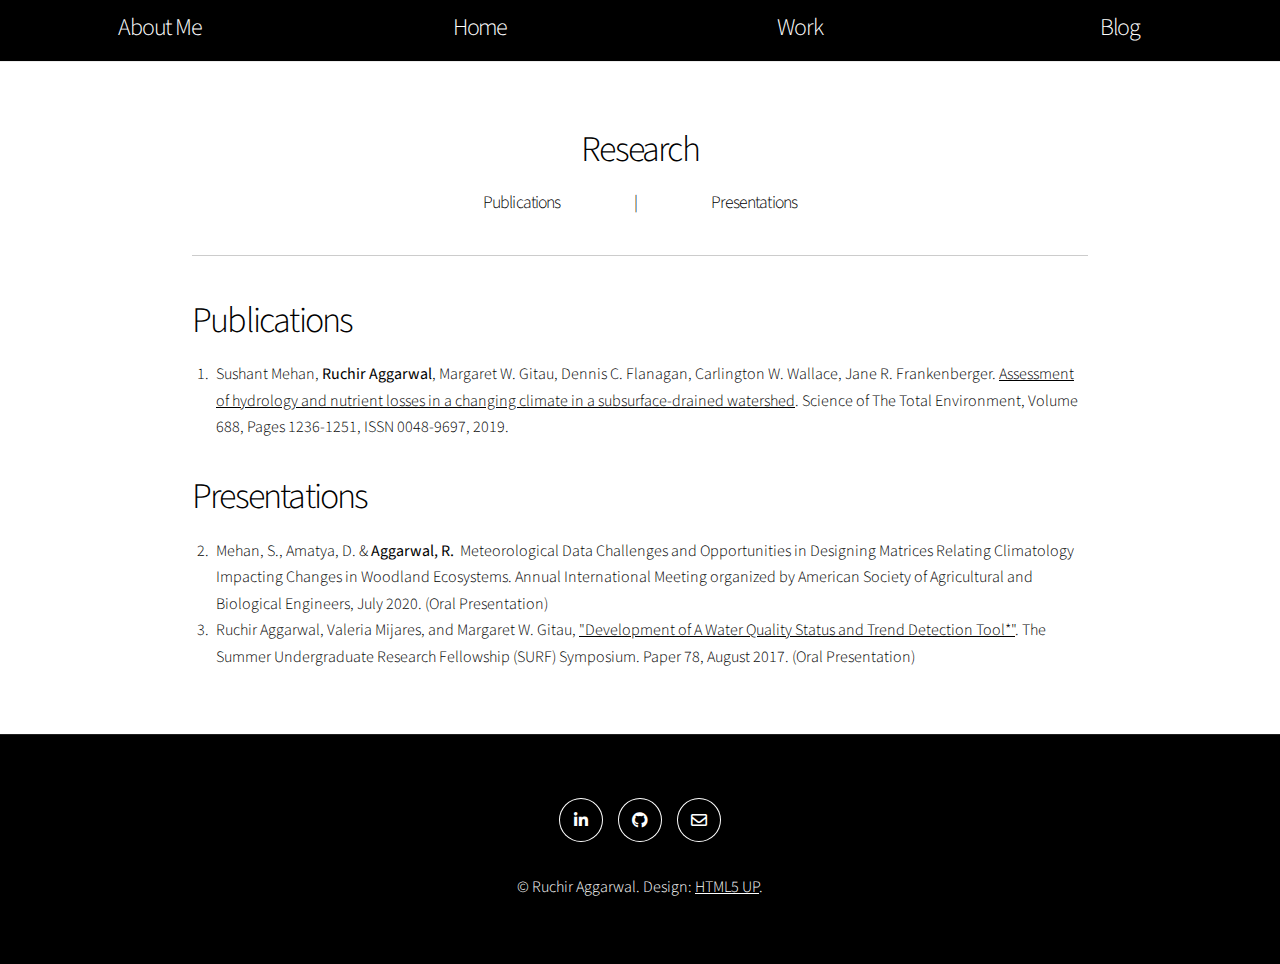
<file: research.html>
<!DOCTYPE HTML>
<!--
	Story by HTML5 UP
	html5up.net | @ajlkn
	Free for personal and commercial use under the CCA 3.0 license (html5up.net/license)
-->
<html>
	<head>
		<title>Ruchir Aggarwal | Research</title>
		<meta charset="utf-8" />
		<meta name="viewport" content="width=device-width, initial-scale=1, user-scalable=no" />
		<link rel="stylesheet" href="assets/css/main.css" />
		<noscript><link rel="stylesheet" href="assets/css/noscript.css" /></noscript>
	</head>
	<body class="is-preload">

		<!-- Wrapper -->
			<div id="wrapper" class="divided">
                
                <!-- One -->
                <section class="invert align-center">
                    <div class="items2 style3 small">
                        <section>
                            <h3><a href="about_me.html">About Me</a></h3>
                        </section>
                        <section>
                            <h3><a href="index.html">Home</a></h3>
                        </section>
                        <section>
                            <h3><a href="work.html">Work</a></h3>
                        </section>
                        <section>
                            <h3><a href="blog.html">Blog</a></h3>
                        </section>
                    </div>
                </section>
                
                <!-- Two -->
                <section class="wrapper style0 align-center">
                    <div class="inner">
                        <h2>Research</h2>
                        <h4>
                            Publications <span style="padding-left: 4em;"></span> | <span style="padding-left: 4em;"></span> 
                            Presentations
                        </h4>
                        <hr>

                        <div class="inner align-left">
                            <section id="pub">
                                <h2>Publications</h2>
                                <div class="content">
                                    <ol>
                                        <li>Sushant Mehan, <b>Ruchir Aggarwal</b>, Margaret W. Gitau, Dennis C. Flanagan, Carlington W. Wallace, Jane R. Frankenberger. <a href="https://doi.org/10.1016/j.scitotenv.2019.06.314">Assessment of hydrology and nutrient losses in a changing climate in a subsurface-drained watershed</a>. Science of The Total Environment, Volume 688, Pages 1236-1251, ISSN 0048-9697, 2019.</li>
                                    </ol>
                                </div> 
                            </section>

                            <section id="present">
                                <h2>Presentations</h2>
                                <div class="content">
                                    <ol start="2">
                                        <li>Mehan, S., Amatya, D. & <b>Aggarwal, R.</b>  Meteorological Data Challenges and Opportunities in Designing Matrices Relating Climatology Impacting Changes in Woodland Ecosystems. Annual International Meeting organized by American Society of Agricultural and Biological Engineers, July 2020. (Oral Presentation)</li>
                                        <li>Ruchir Aggarwal, Valeria Mijares, and Margaret W. Gitau, <a href="https://docs.lib.purdue.edu/surf/2017/presentations/78/">"Development of A Water Quality Status and Trend Detection Tool*"</a>. The Summer Undergraduate Research Fellowship (SURF) Symposium. Paper 78, August 2017. (Oral Presentation)</li>
                                    </ol>
                                </div> 
                            </section>
                        </div>
                    </div>
                </section>

				<!-- Footer -->
                <footer class="wrapper invert style1 align-center">
                    <div class="inner">
                        <ul class="icons">
                            <li><a href="#" class="icon brands style2 fa-linkedin-in"><span class="label">LinkedIn</span></a></li>
                            <li><a href="#" class="icon brands style2 fa-github"><span class="label">Github</span></a></li>
                            <li><a href="mailto:aggarwr@umich.edu" class="icon style2 fa-envelope"><span class="label">Mail</span></a></li>
                        </ul>
                        <p>&copy; Ruchir Aggarwal. Design: <a href="https://html5up.net">HTML5 UP</a>.</p>
                    </div>
                </footer>

			</div>

		<!-- Scripts -->
			<script src="assets/js/jquery.min.js"></script>
			<script src="assets/js/jquery.scrollex.min.js"></script>
			<script src="assets/js/jquery.scrolly.min.js"></script>
			<script src="assets/js/browser.min.js"></script>
			<script src="assets/js/breakpoints.min.js"></script>
			<script src="assets/js/util.js"></script>
			<script src="assets/js/main.js"></script>

	</body>
</html>
</file>
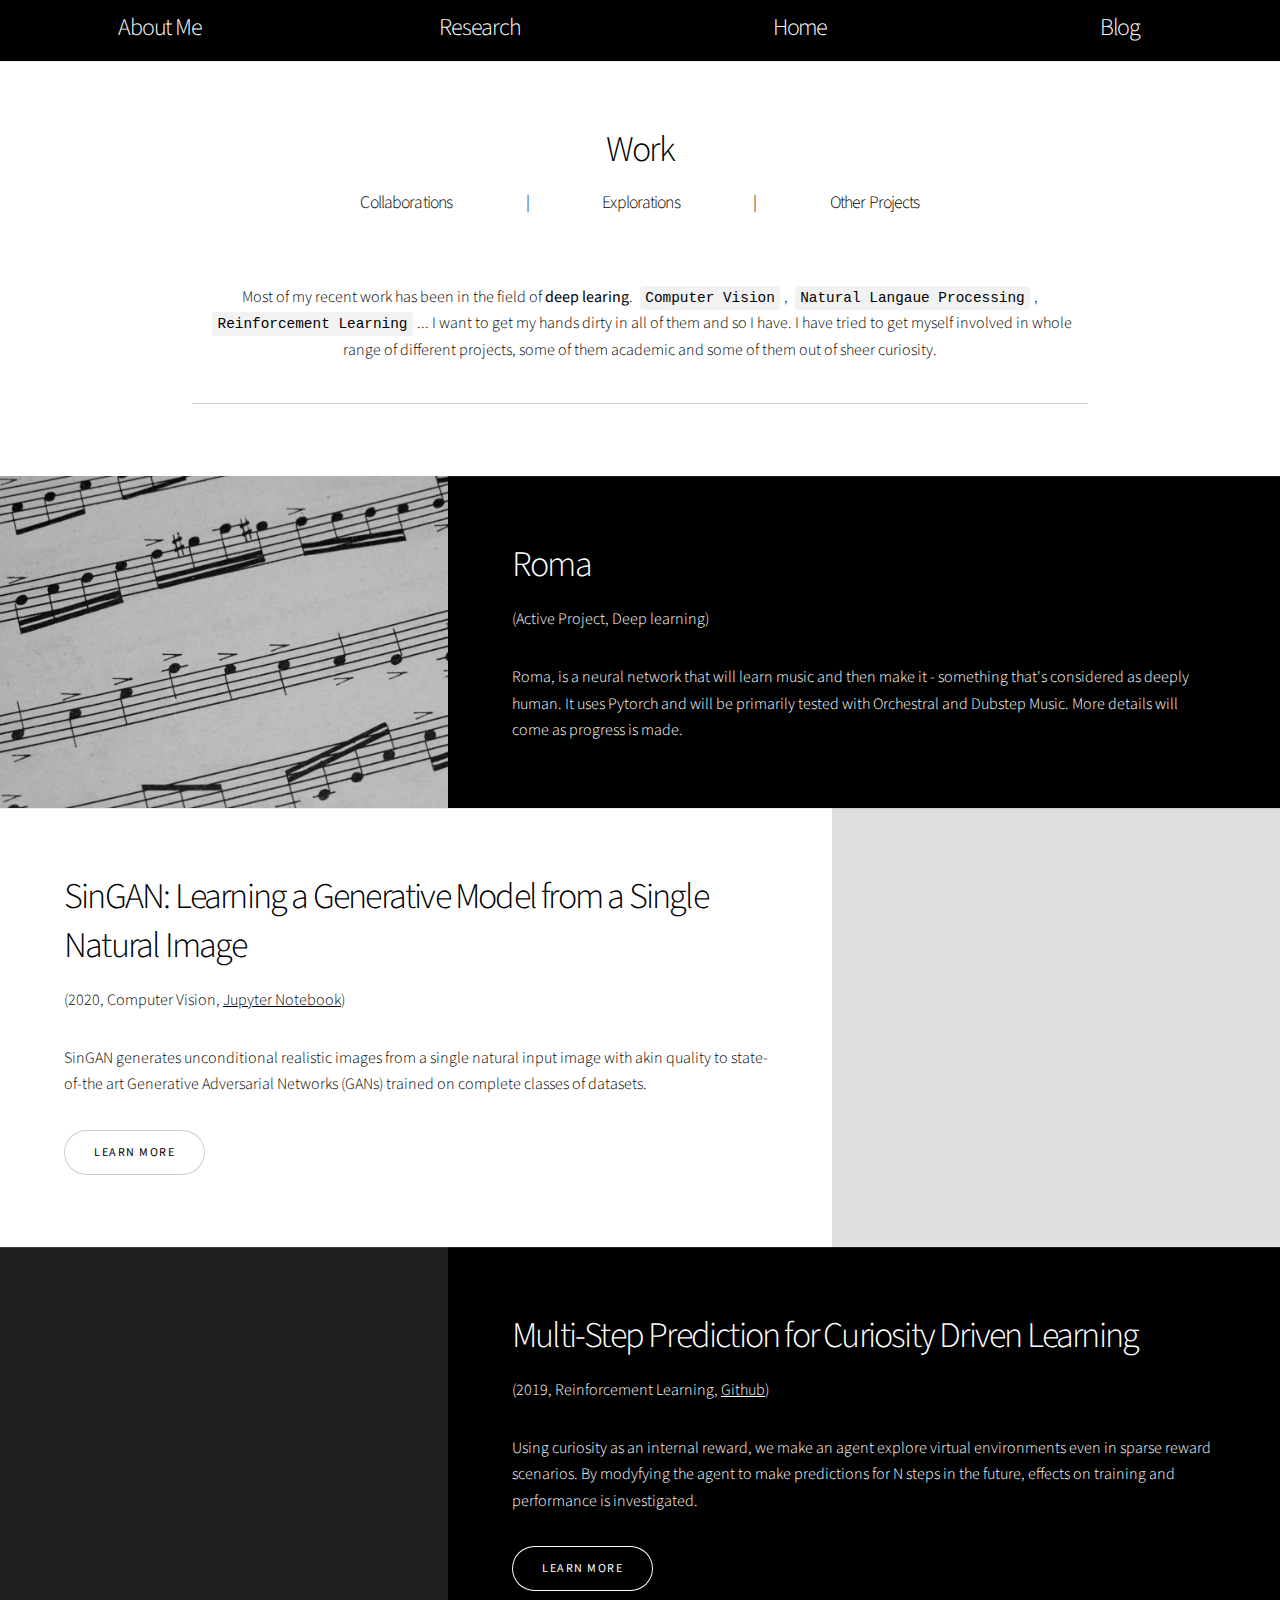
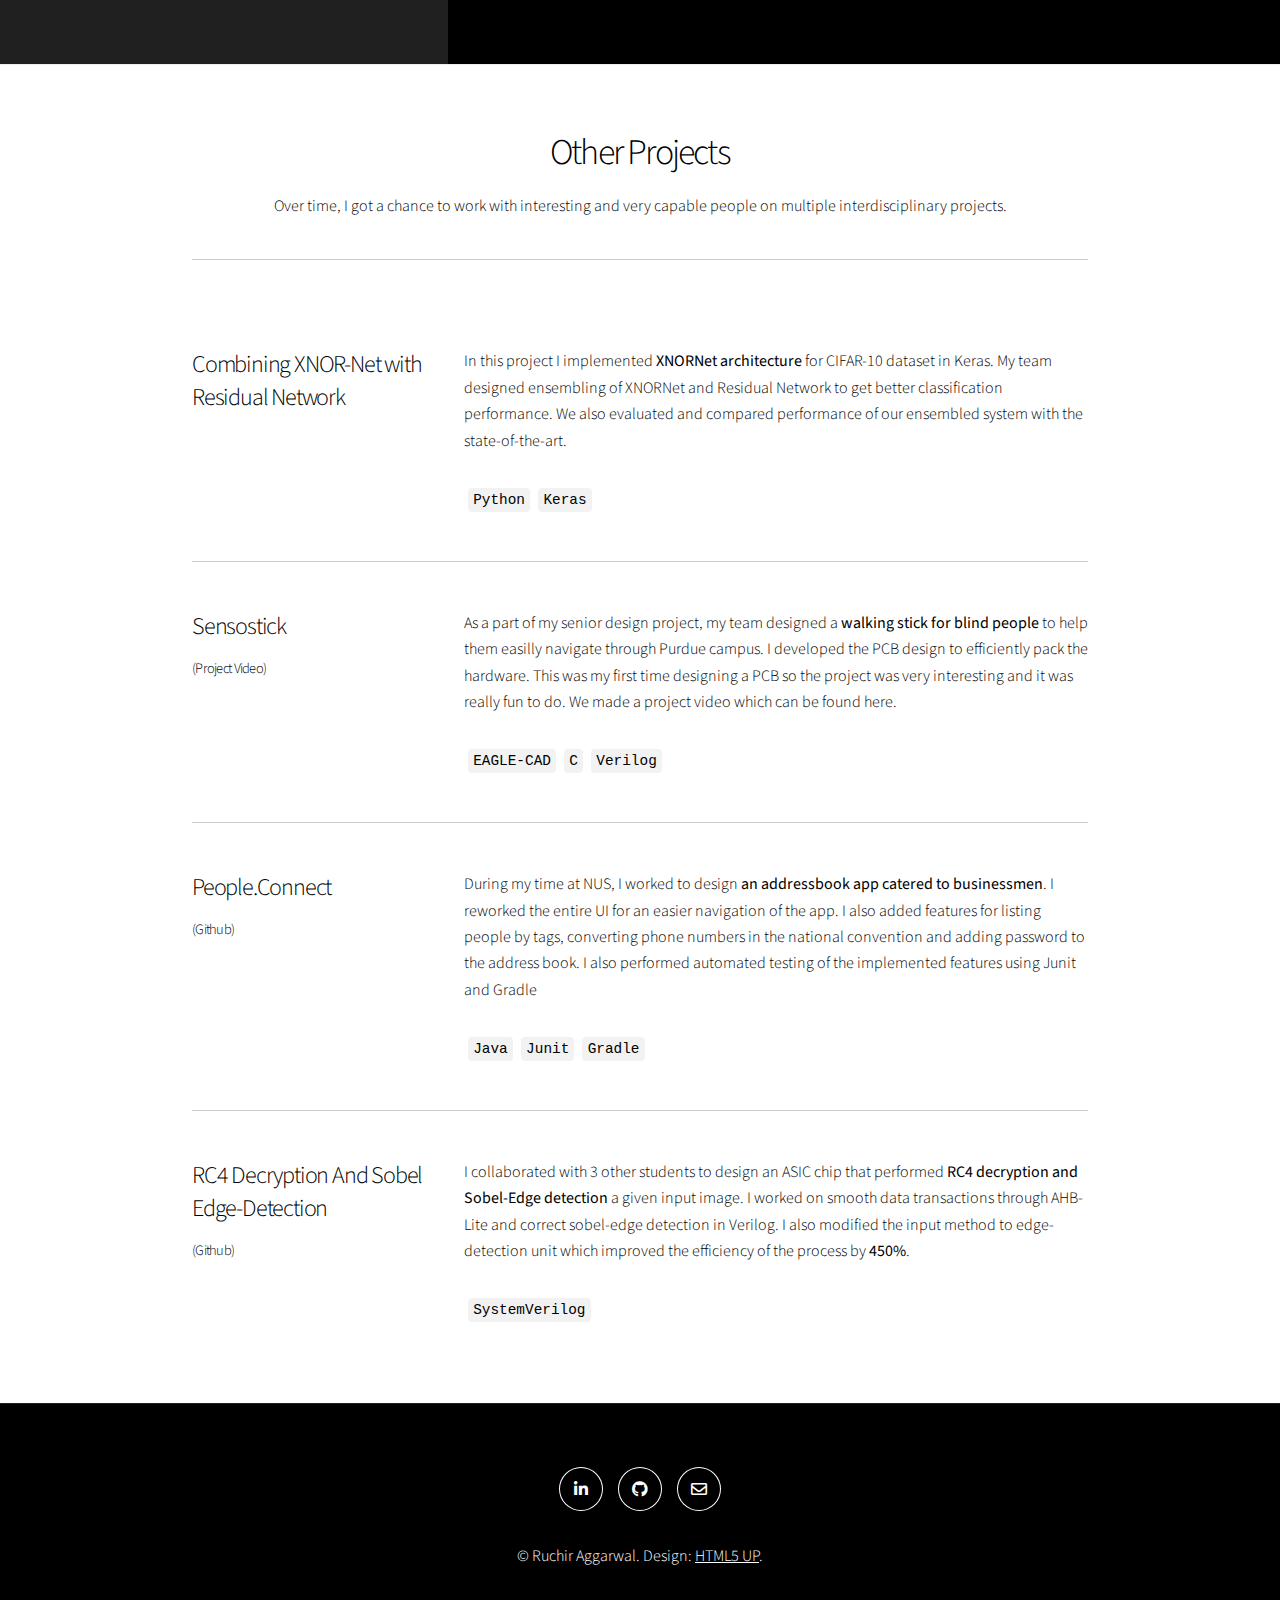
<file: work.html>
<!DOCTYPE HTML>
<!--
	Story by HTML5 UP
	html5up.net | @ajlkn
	Free for personal and commercial use under the CCA 3.0 license (html5up.net/license)
-->
<html>
	<head>
		<title>Ruchir Aggarwal | Deep Learning</title>
		<meta charset="utf-8" />
		<meta name="viewport" content="width=device-width, initial-scale=1, user-scalable=no" />
		<link rel="stylesheet" href="assets/css/main.css" />
		<noscript><link rel="stylesheet" href="assets/css/noscript.css" /></noscript>
	</head>
	<body class="is-preload">

		<!-- Wrapper -->
        <div id="wrapper" class="divided">
                
            <!-- One -->
            <section class="invert align-center">
                <div class="items2 style3 small">
                    <section>
                        <h3><a href="about_me.html">About Me</a></h3>
                    </section>
                    <section>
                        <h3><a href="research.html">Research</a></h3>
                    </section>
                    <section>
                        <h3><a href="index.html">Home</a></h3>
                    </section>
                    <section>
                        <h3><a href="blog.html">Blog</a></h3>
                    </section>
                </div>
            </section>
            
            <!-- Two -->
            <section class="wrapper style0 align-center">
                <div class="inner">
                    <h2>Work</h2>
                    <h4>
                        Collaborations <span style="padding-left: 4em;"></span> | <span style="padding-left: 4em;"></span> 
                        Explorations <span style="padding-left: 4em;"></span> | <span style="padding-left: 4em;"></span> 
                        Other Projects
                    </h4>
                    <br><br>
                    <p>Most of my recent work has been in the field of <b>deep learing</b>. <code>Computer Vision</code>, <code>Natural Langaue Processing</code>, <code>Reinforcement Learning</code>... I want to get my hands dirty in all of them and so I have. I have tried to get myself involved in whole range of different projects, some of them academic and some of them out of sheer curiosity. </p>
                    <hr>
                </div>
            </section>
            
            <section class="spotlight style1 invert orient-right content-align-left image-position-center onscroll-image-fade-in">
                <div class="content">
                    <h2>Roma</h2>
                    <p>(Active Project, Deep learning)</p>
                    <p>Roma, is a neural network that will learn music and then make it - something that's considered as deeply human. It uses Pytorch and will be primarily tested with Orchestral and Dubstep Music. More details will come as progress is made.</p>
                </div>
                <div class="image">
                    <img src="deep_learning/roma/roma-banner.jpg" alt="" />
                </div>
            </section>
                
            <section class="spotlight style1 orient-left content-align-left image-position-left onscroll-image-fade-in" id="first">
                <div class="content">
                    <h2>SinGAN: Learning a Generative Model from a Single Natural Image</h2>
                    <p>(2020, Computer Vision, <a href="https://drive.google.com/open?id=1Vymn9TkxWP8mEgOr350Sa70ZsmTfZR68">Jupyter Notebook</a>)</p>
                    <p>SinGAN generates unconditional realistic images from a single natural input image with akin quality to state-of-the art Generative Adversarial Networks (GANs) trained on complete classes of datasets.</p>
                    <ul class="actions stacked">
                        <li><a href="sinGAN.html" class="button">Learn More</a></li>
                    </ul>
                </div>
                <div class="image">
                    <img src="deep_learning/sinGAN/beach.png" alt="" />
                </div>
            </section>
                
            <section class="spotlight style1 invert orient-right content-align-left image-position-center onscroll-image-fade-in">
                <div class="content">
                    <h2>Multi-Step Prediction for Curiosity Driven Learning</h2>
                    <p>(2019, Reinforcement Learning, <a href="https://github.com/aggarwalRuchir/multi-step-curiosity-driven-learning">Github</a>)</p>
                    <p> Using curiosity as an internal reward, we make an agent explore virtual environments even in sparse reward scenarios. By modyfying the agent to make predictions for N steps in the future, effects on training and performance is investigated.
                    </p>
                    <ul class="actions stacked">
                        <li><a href="deep_learning/multi-step-curiosity/index.html" class="button">Learn More</a></li>
                    </ul>
                </div>
                <div class="image">
                    <img src="deep_learning/multi-step-curiosity/project-banner.png" alt="" />
                </div>
            </section>
            
            <section class="wrapper style1 align-center">
                    <div class="inner">
                        <h2>Other Projects</h2>
                        <p>Over time, I got a chance to work with interesting and very capable people on multiple interdisciplinary projects.</p><hr>
                        <div class="index align-left">

                            <!-- 1st Project -->
                            <section id="xnor">
                                <header>
                                    <h3>Combining XNOR-Net with Residual Network</h3>
                                </header>
                                <div class="content">
                                    <dl>
                                        <dd>
                                            <p>In this project I implemented <b>XNORNet architecture</b> for CIFAR-10 dataset in Keras. My team designed ensembling of XNORNet and Residual Network to get better classification performance. We also evaluated and compared performance of our ensembled system with the state-of-the-art.</p>
                                        </dd>
                                        <dd><code>Python</code><code>Keras</code></dd>
                                    </dl>
                                </div> 
                            </section>

                            <!-- 2nd Project -->
                            <section id="sensostick">
                                <header>
                                    <h3>Sensostick</h3>
                                    <h5><a href="https://www.youtube.com/watch?v=KGK7KLp1xiQ">(Project Video)</a></h5>
                                </header>

                                <div class="content">
                                    <dl>
                                        <dd>
                                            <p>As a part of my senior design project, my team designed a <b>walking stick for blind people</b> to help them easilly navigate through Purdue campus. I developed the PCB design to efficiently pack the hardware. This was my first time designing a PCB so the project was very interesting and it was really fun to do. We made a project video which can be found here.</p>
                                        </dd>
                                        <dd><code>EAGLE-CAD</code><code>C</code><code>Verilog</code></dd>
                                    </dl>
                                </div> 
                            </section>

                            <!-- 3rd Project -->
                            <section id="people-connect">
                                <header>
                                    <h3>People.Connect</h3>
                                    <h5><a href="https://github.com/aggarwalRuchir/addressbook-level4">(Github)</a></h5>
                                </header>
                                <div class="content">
                                    <dl>
                                        <dd>
                                            <p>During my time at NUS, I worked to design <b>an addressbook app catered to businessmen</b>. I reworked the entire UI for an easier navigation of the app. I also added features for listing people by tags, converting phone numbers in the national convention and adding password to the address book. I also performed automated testing of the implemented features using Junit and Gradle</p>
                                        </dd>
                                        <dd><code>Java</code><code>Junit</code><code>Gradle</code></dd>
                                    </dl>
                                </div> 
                            </section>

                            <!-- 4th Project -->
                            <section id="sobel">
                                <header>
                                    <h3>RC4 Decryption And Sobel Edge-Detection</h3>
                                    <h5><a href="https://github.com/aggarwalRuchir/rc4_decrytion_sobel_edge_detection">(Github)</a></h5>
                                </header>
                                <div class="content">
                                    <dl>
                                        <dd>
                                            <p> I collaborated with 3 other students to design an ASIC chip that performed <b>RC4 decryption and Sobel-Edge detection</b> a given input image. I worked on smooth data transactions through AHB-Lite and correct sobel-edge detection in Verilog. I also modified the input method to edge-detection unit which improved the efficiency of the process by <b>450%</b>.</p>
                                        </dd>
                                        <dd><code>SystemVerilog</code></dd>
                                    </dl>
                                </div> 
                            </section>

                        </div>

                    </div>
                </section>
            
            <!-- Footer -->
            <footer class="wrapper invert style1 align-center">
                <div class="inner">
                    <ul class="icons">
                        <li><a href="#" class="icon brands style2 fa-linkedin-in"><span class="label">LinkedIn</span></a></li>
                        <li><a href="#" class="icon brands style2 fa-github"><span class="label">Github</span></a></li>
                        <li><a href="mailto:aggarwr@umich.edu" class="icon style2 fa-envelope"><span class="label">Mail</span></a></li>
                    </ul>
                    <p>&copy; Ruchir Aggarwal. Design: <a href="https://html5up.net">HTML5 UP</a>.</p>
                </div>
            </footer>
            
        </div>

		<!-- Scripts -->
			<script src="assets/js/jquery.min.js"></script>
			<script src="assets/js/jquery.scrollex.min.js"></script>
			<script src="assets/js/jquery.scrolly.min.js"></script>
			<script src="assets/js/browser.min.js"></script>
			<script src="assets/js/breakpoints.min.js"></script>
			<script src="assets/js/util.js"></script>
			<script src="assets/js/main.js"></script>

	</body>
</html>
</file>
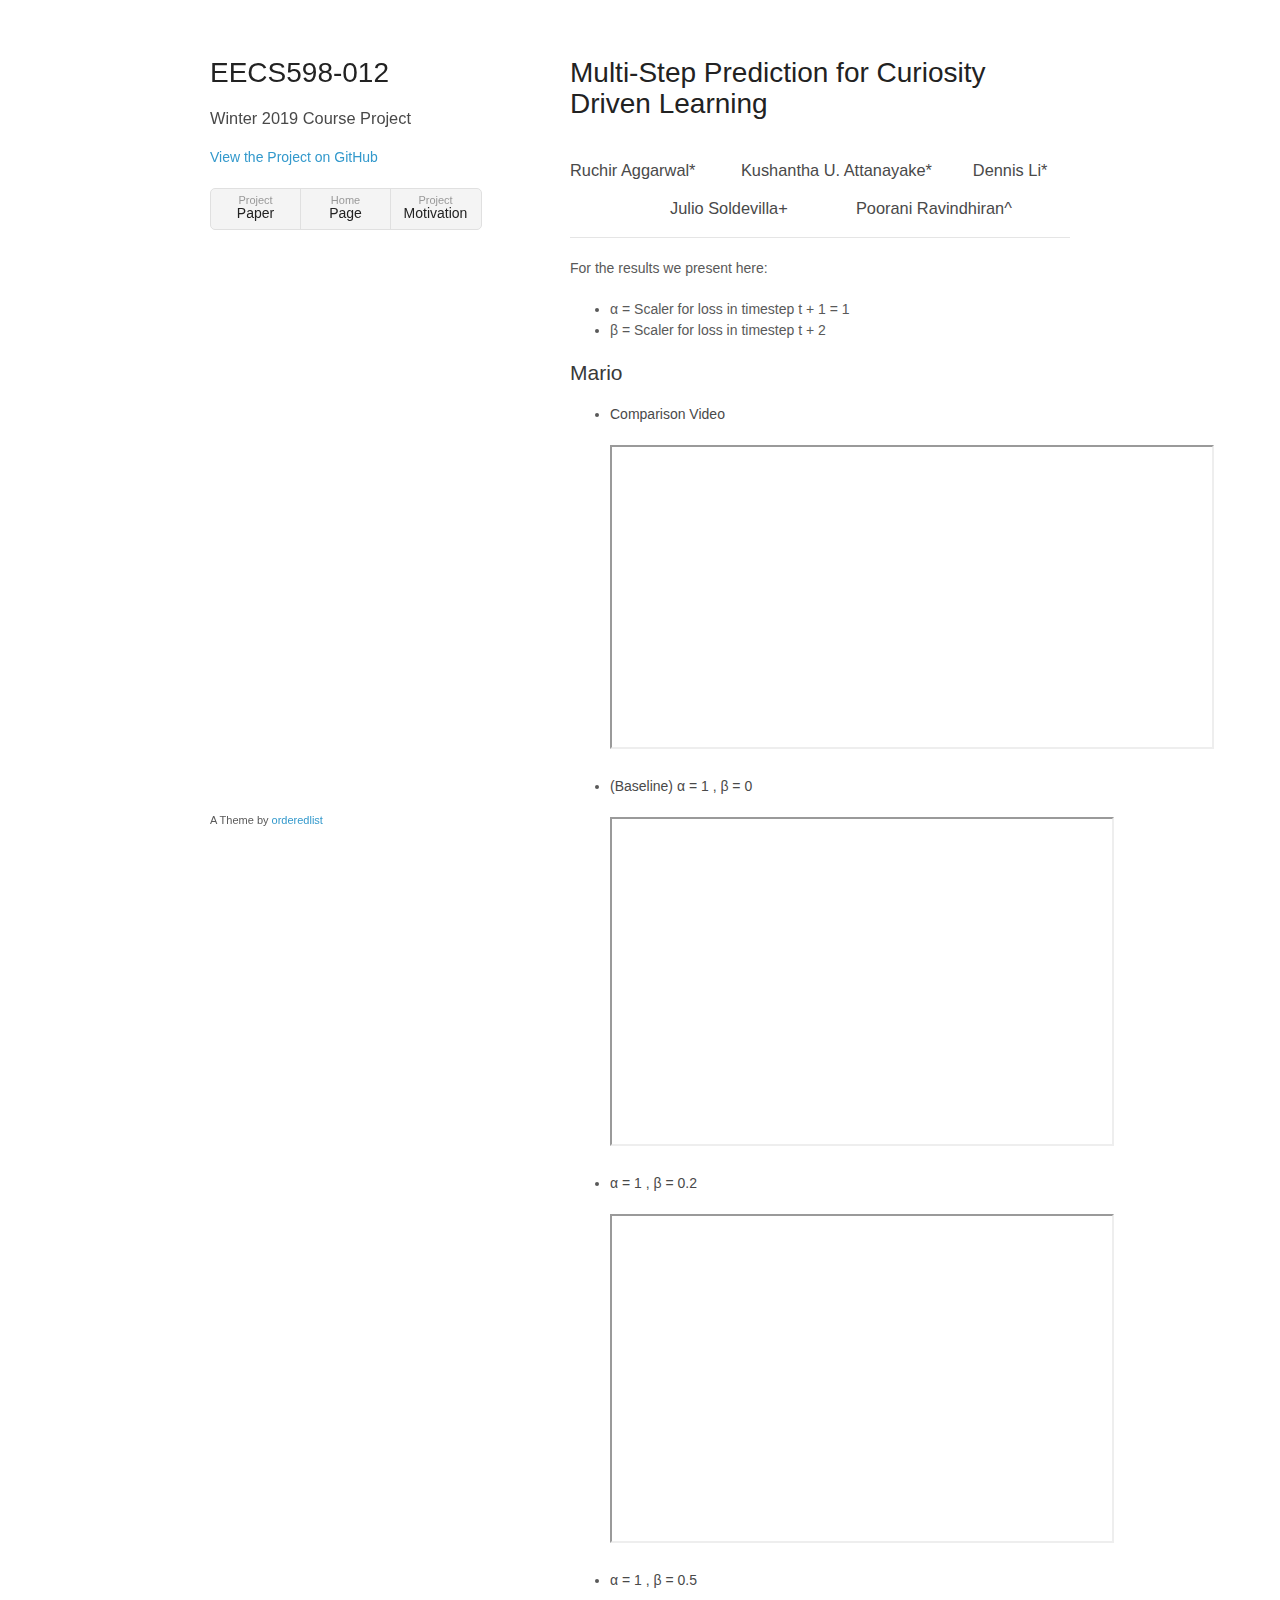
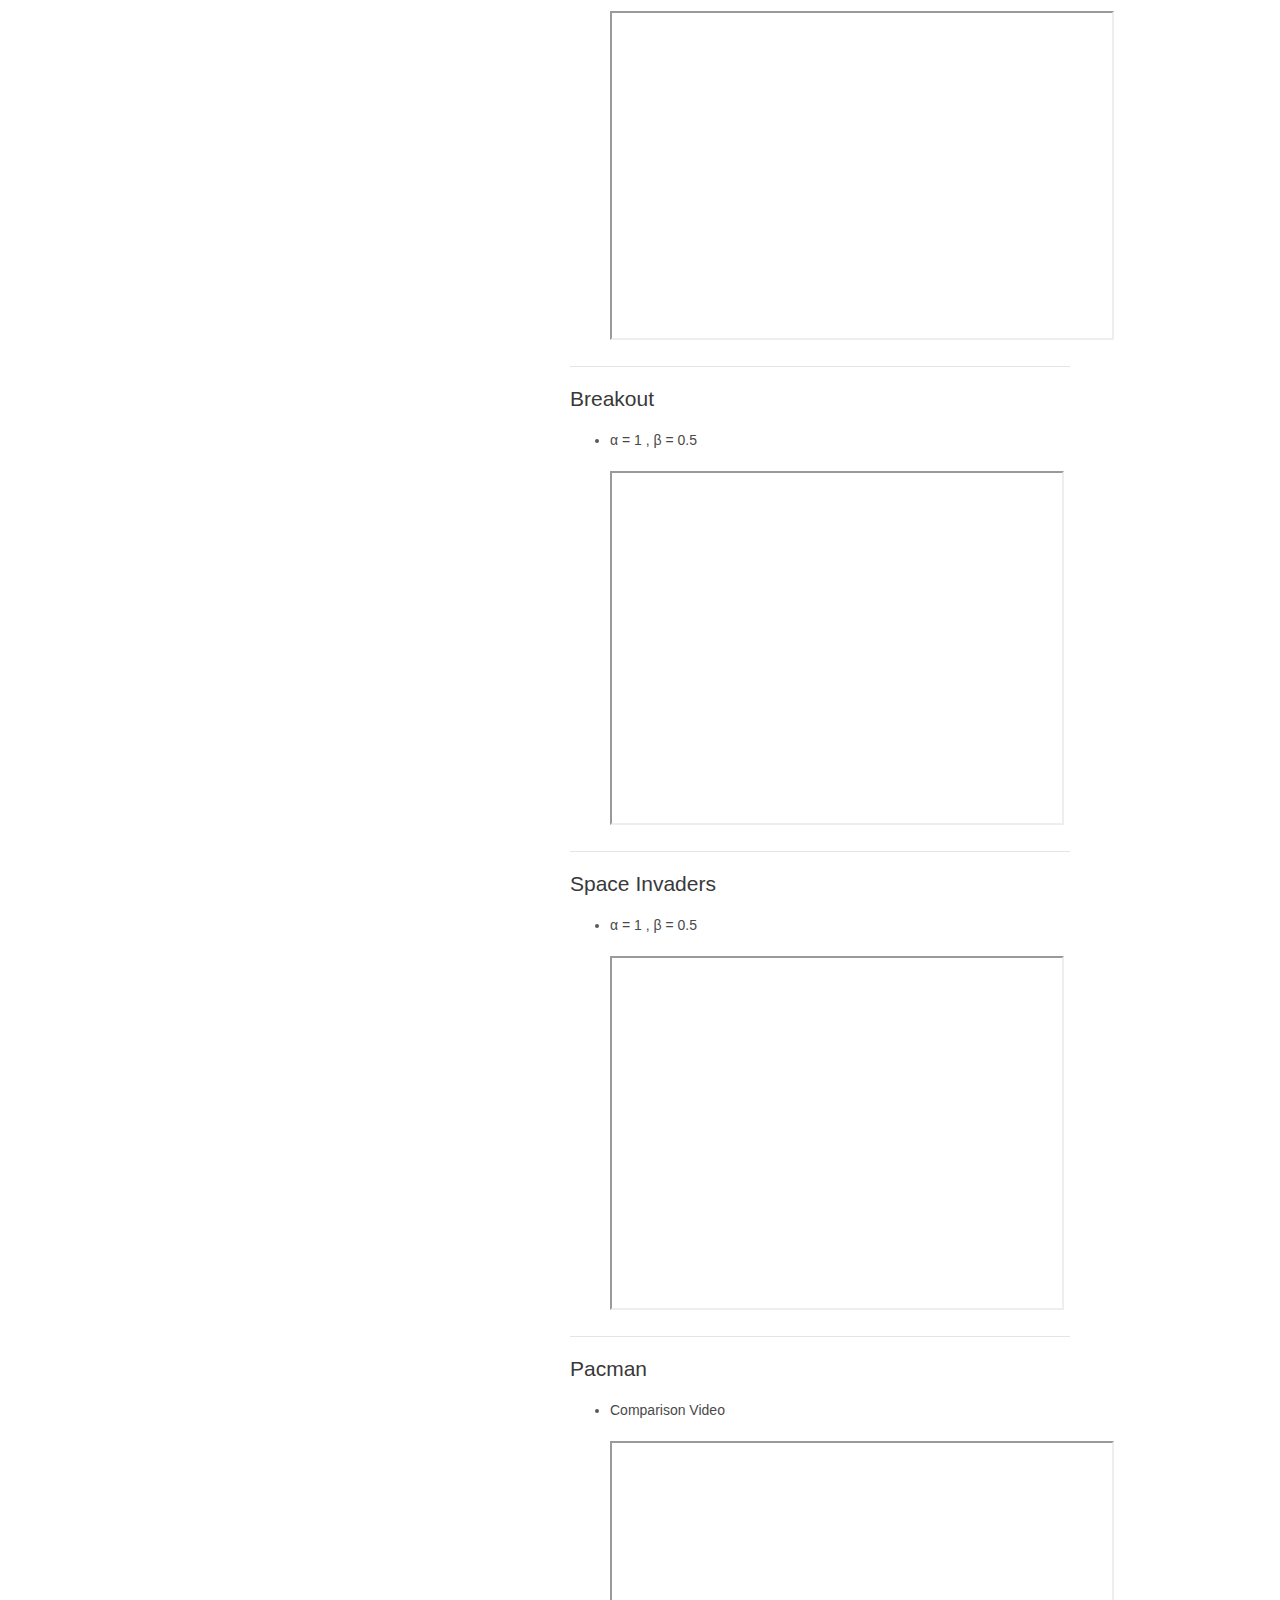
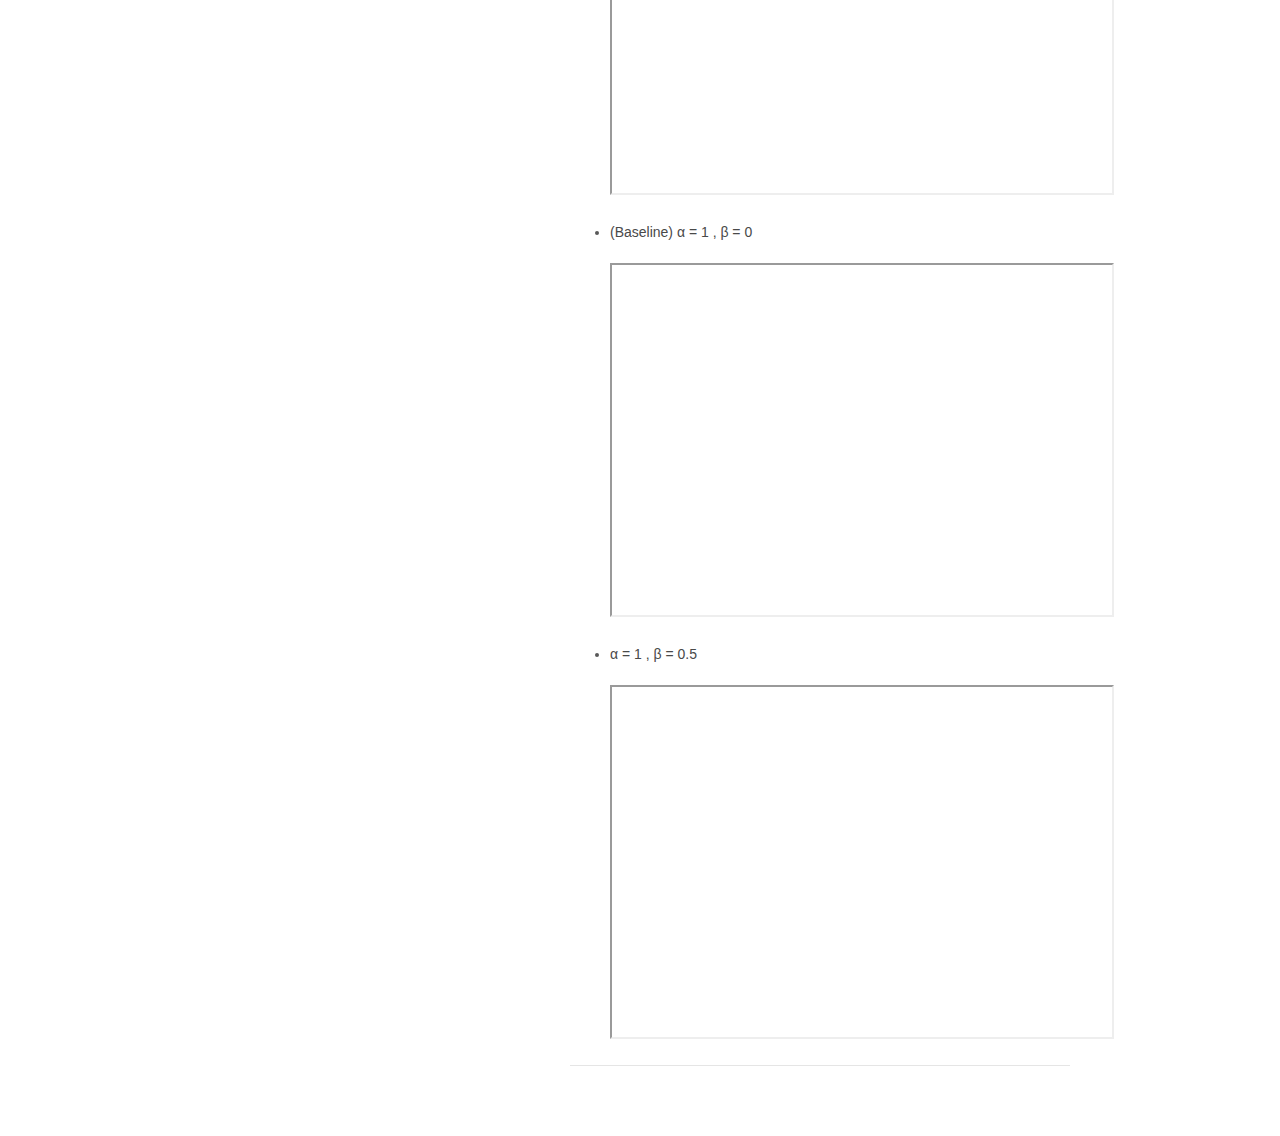
<file: deep_learning/multi-step-curiosity/result_videos.html>
<!doctype html>
<html>
  <head>
    <meta charset="utf-8">
    <meta http-equiv="X-UA-Compatible" content="chrome=1">
    <title>Ruchir Aggarwal | Blog</title>

    <link rel="stylesheet" href="stylesheets/styles.css">
    <link rel="stylesheet" href="stylesheets/pygment_trac.css">
    <meta name="viewport" content="width=device-width">
    <!--[if lt IE 9]>
    <script src="//html5shiv.googlecode.com/svn/trunk/html5.js"></script>
    <![endif]-->
  </head>
  <body>
    <div class="wrapper">
      <header>
        <h1>EECS598-012</h1>
        <h3>Winter 2019 Course Project</h3>
        <p class="view"><a href="https://github.com/denncli/multi-step-curiosity-driven-learning">View the Project on GitHub</a></p>
        <ul>
          <li><a href="./EECS598_012_Final_Report.pdf">Project <strong>Paper</strong></a></li>
          <li><a href="./index.html">Home <strong>Page</strong></a></li>
          <li><a href="https://pathak22.github.io/large-scale-curiosity/">Project <strong>Motivation</strong></a></li>
        </ul>
      </header>
      <section>
        
        <h1>Multi-Step Prediction for Curiosity Driven Learning</h1>
        <br>
        <h3>Ruchir Aggarwal* 
            &nbsp;&nbsp;&nbsp;&nbsp;&nbsp;&nbsp;&nbsp;&nbsp; 
            Kushantha U. Attanayake*
            &nbsp;&nbsp;&nbsp;&nbsp;&nbsp;&nbsp;&nbsp;
            Dennis Li*</h3>
        <h3> &nbsp;&nbsp;&nbsp;&nbsp;&nbsp;&nbsp;&nbsp;&nbsp;&nbsp;&nbsp;&nbsp;&nbsp;&nbsp;&nbsp;&nbsp;&nbsp;&nbsp;&nbsp;&nbsp;&nbsp;&nbsp;  
        Julio Soldevilla+
        &nbsp;&nbsp;&nbsp;&nbsp;&nbsp;&nbsp;&nbsp;&nbsp;&nbsp;&nbsp;&nbsp;&nbsp;&nbsp; 
        Poorani Ravindhiran^ </h3>

        <hr>

        <p class="view">For the results we present here:</p>
        <ul>
            <li>&alpha; = Scaler for loss in timestep t + 1 = 1</li>
            <li>&beta; = Scaler for loss in timestep t + 2</li>
        </ul> 

        <!-- Mario -->
        <h2>Mario</h2>
        <ul>
            <li><h4>Comparison Video</h4>
                <iframe width="600" height=300 src="https://drive.google.com/file/d/1IopldI48iwDZ79QAeRVxAm_3MACJk2ef/preview" ></iframe>
            </li>
            <br>
            <li><h4>(Baseline) &alpha; = 1 , &beta; = 0</h4>
                <iframe width="500" height="325" src="https://drive.google.com/file/d/1VYE_p3eR1_wSMUn9sbfRddceUvgqTzdy/preview"></iframe>
            </li>
            <br>
            <li><h4>&alpha; = 1 , &beta; = 0.2</h4>
                <iframe width="500" height="325" src="https://drive.google.com/file/d/14w_piQP2LibgK5GQjMAol68h6Ixkzna0/preview"></iframe> 
            </li>
            <br>
            <li><h4>&alpha; = 1 , &beta; = 0.5</h4>
                <iframe width="500" height="325" src="https://drive.google.com/file/d/1XRJH0km_B9QYcjlWyaV9IANxBavmihl4/preview"></iframe>
            </li>
          </ul>

        <hr>

        <!-- Breakout-->
        <h2>Breakout</h2>
        <ul>
            <li><h4>&alpha; = 1 , &beta; = 0.5</h4>
                <iframe width="450" height="350" src="https://drive.google.com/file/d/1NcZuA_mb25wcJ9aNkFgB4I23KSy2Df3s/preview"></iframe>
            </li>
          </ul>

        <hr>

        <!-- Space Invaders -->
        <h2>Space Invaders</h2>
        <ul>
            <li><h4>&alpha; = 1 , &beta; = 0.5</h4>
                <iframe width="450" height="350" src="https://drive.google.com/file/d/1B6tzPpj0LGDHbIKG979aPIC7UJ6Se0oN/preview"></iframe>
            </li>
          </ul>

        <hr>

        <!-- Pacman -->
        <h2>Pacman</h2>
        <ul>
            <li><h4>Comparison Video</h4>
                <iframe width="500" height="350" src="https://drive.google.com/file/d/1L5WqKWb7DosZ-xB9QEFE3OCdlrJonszj/preview"></iframe>
            </li>
            <br>
            <li><h4>(Baseline) &alpha; = 1 , &beta; = 0</h4>
                <iframe width="500" height="350" src="https://drive.google.com/file/d/1z3GnV7bljcHN55po8G91A8OgEdX-kyym/preview"></iframe>
            </li>
            <br>
            <li><h4>&alpha; = 1 , &beta; = 0.5</h4>
                <iframe width="500" height="350" src="https://drive.google.com/file/d/1d96U33K5HbJYmsNao0STIBu4mz_bzajM/preview"></iframe>
            </li>
        </ul>

        <hr>
        
      </section>
      <footer>
        <p><small>A Theme by <a href="https://github.com/orderedlist">orderedlist</a></small></p>
      </footer>
    </div>
    <script src="javascripts/scale.fix.js"></script>
  </body>
</html>
</file>
<file: assets/css/noscript.css>
/*
	Story by HTML5 UP
	html5up.net | @ajlkn
	Free for personal and commercial use under the CCA 3.0 license (html5up.net/license)
*/

/* Banner (transitions) */

	.banner.onload-content-fade-up .content {
		-moz-transition: none;
		-webkit-transition: none;
		-ms-transition: none;
		transition: none;
	}

	body.is-preload .banner.onload-content-fade-up .content {
		-moz-transform: none;
		-webkit-transform: none;
		-ms-transform: none;
		transform: none;
		opacity: 1;
	}

	.banner.onload-content-fade-down .content {
		-moz-transition: none;
		-webkit-transition: none;
		-ms-transition: none;
		transition: none;
	}

	body.is-preload .banner.onload-content-fade-down .content {
		-moz-transform: none;
		-webkit-transform: none;
		-ms-transform: none;
		transform: none;
		opacity: 1;
	}

	.banner.onload-content-fade-left .content {
		-moz-transition: none;
		-webkit-transition: none;
		-ms-transition: none;
		transition: none;
	}

	body.is-preload .banner.onload-content-fade-left .content {
		-moz-transform: none;
		-webkit-transform: none;
		-ms-transform: none;
		transform: none;
		opacity: 1;
	}

	.banner.onload-content-fade-right .content {
		-moz-transition: none;
		-webkit-transition: none;
		-ms-transition: none;
		transition: none;
	}

	body.is-preload .banner.onload-content-fade-right .content {
		-moz-transform: none;
		-webkit-transform: none;
		-ms-transform: none;
		transform: none;
		opacity: 1;
	}

	.banner.onload-content-fade-in .content {
		-moz-transition: none;
		-webkit-transition: none;
		-ms-transition: none;
		transition: none;
	}

	body.is-preload .banner.onload-content-fade-in .content {
		-moz-transform: none;
		-webkit-transform: none;
		-ms-transform: none;
		transform: none;
		opacity: 1;
	}

	.banner.onload-image-fade-up .image {
		-moz-transition: none;
		-webkit-transition: none;
		-ms-transition: none;
		transition: none;
	}

		.banner.onload-image-fade-up .image img {
			-moz-transition: none;
			-webkit-transition: none;
			-ms-transition: none;
			transition: none;
		}

	body.is-preload .banner.onload-image-fade-up .image {
		-moz-transform: none;
		-webkit-transform: none;
		-ms-transform: none;
		transform: none;
		opacity: 1;
	}

		body.is-preload .banner.onload-image-fade-up .image img {
			opacity: 1;
		}

	.banner.onload-image-fade-down .image {
		-moz-transition: none;
		-webkit-transition: none;
		-ms-transition: none;
		transition: none;
	}

		.banner.onload-image-fade-down .image img {
			-moz-transition: none;
			-webkit-transition: none;
			-ms-transition: none;
			transition: none;
		}

	body.is-preload .banner.onload-image-fade-down .image {
		-moz-transform: none;
		-webkit-transform: none;
		-ms-transform: none;
		transform: none;
		opacity: 1;
	}

		body.is-preload .banner.onload-image-fade-down .image img {
			opacity: 1;
		}

	.banner.onload-image-fade-left .image {
		-moz-transition: none;
		-webkit-transition: none;
		-ms-transition: none;
		transition: none;
	}

		.banner.onload-image-fade-left .image img {
			-moz-transition: none;
			-webkit-transition: none;
			-ms-transition: none;
			transition: none;
		}

	body.is-preload .banner.onload-image-fade-left .image {
		-moz-transform: none;
		-webkit-transform: none;
		-ms-transform: none;
		transform: none;
		opacity: 1;
	}

		body.is-preload .banner.onload-image-fade-left .image img {
			opacity: 1;
		}

	.banner.onload-image-fade-right .image {
		-moz-transition: none;
		-webkit-transition: none;
		-ms-transition: none;
		transition: none;
	}

		.banner.onload-image-fade-right .image img {
			-moz-transition: none;
			-webkit-transition: none;
			-ms-transition: none;
			transition: none;
		}

	body.is-preload .banner.onload-image-fade-right .image {
		-moz-transform: none;
		-webkit-transform: none;
		-ms-transform: none;
		transform: none;
		opacity: 1;
	}

		body.is-preload .banner.onload-image-fade-right .image img {
			opacity: 1;
		}

	.banner.onload-image-fade-in .image img {
		-moz-transition: none;
		-webkit-transition: none;
		-ms-transition: none;
		transition: none;
	}

	body.is-preload .banner.onload-image-fade-in .image img {
		opacity: 1;
	}

	.banner.onscroll-content-fade-up .content {
		-moz-transition: none;
		-webkit-transition: none;
		-ms-transition: none;
		transition: none;
	}

	.banner.onscroll-content-fade-up.is-inactive .content {
		-moz-transform: none;
		-webkit-transform: none;
		-ms-transform: none;
		transform: none;
		opacity: 1;
	}

	.banner.onscroll-content-fade-down .content {
		-moz-transition: none;
		-webkit-transition: none;
		-ms-transition: none;
		transition: none;
	}

	.banner.onscroll-content-fade-down.is-inactive .content {
		-moz-transform: none;
		-webkit-transform: none;
		-ms-transform: none;
		transform: none;
		opacity: 1;
	}

	.banner.onscroll-content-fade-left .content {
		-moz-transition: none;
		-webkit-transition: none;
		-ms-transition: none;
		transition: none;
	}

	.banner.onscroll-content-fade-left.is-inactive .content {
		-moz-transform: none;
		-webkit-transform: none;
		-ms-transform: none;
		transform: none;
		opacity: 1;
	}

	.banner.onscroll-content-fade-right .content {
		-moz-transition: none;
		-webkit-transition: none;
		-ms-transition: none;
		transition: none;
	}

	.banner.onscroll-content-fade-right.is-inactive .content {
		-moz-transform: none;
		-webkit-transform: none;
		-ms-transform: none;
		transform: none;
		opacity: 1;
	}

	.banner.onscroll-content-fade-in .content {
		-moz-transition: none;
		-webkit-transition: none;
		-ms-transition: none;
		transition: none;
	}

	.banner.onscroll-content-fade-in.is-inactive .content {
		-moz-transform: none;
		-webkit-transform: none;
		-ms-transform: none;
		transform: none;
		opacity: 1;
	}

	.banner.onscroll-image-fade-up .image {
		-moz-transition: none;
		-webkit-transition: none;
		-ms-transition: none;
		transition: none;
	}

		.banner.onscroll-image-fade-up .image img {
			-moz-transition: none;
			-webkit-transition: none;
			-ms-transition: none;
			transition: none;
		}

	.banner.onscroll-image-fade-up.is-inactive .image {
		-moz-transform: none;
		-webkit-transform: none;
		-ms-transform: none;
		transform: none;
		opacity: 1;
	}

		.banner.onscroll-image-fade-up.is-inactive .image img {
			opacity: 1;
		}

	.banner.onscroll-image-fade-down .image {
		-moz-transition: none;
		-webkit-transition: none;
		-ms-transition: none;
		transition: none;
	}

		.banner.onscroll-image-fade-down .image img {
			-moz-transition: none;
			-webkit-transition: none;
			-ms-transition: none;
			transition: none;
		}

	.banner.onscroll-image-fade-down.is-inactive .image {
		-moz-transform: none;
		-webkit-transform: none;
		-ms-transform: none;
		transform: none;
		opacity: 1;
	}

		.banner.onscroll-image-fade-down.is-inactive .image img {
			opacity: 1;
		}

	.banner.onscroll-image-fade-left .image {
		-moz-transition: none;
		-webkit-transition: none;
		-ms-transition: none;
		transition: none;
	}

		.banner.onscroll-image-fade-left .image img {
			-moz-transition: none;
			-webkit-transition: none;
			-ms-transition: none;
			transition: none;
		}

	.banner.onscroll-image-fade-left.is-inactive .image {
		-moz-transform: none;
		-webkit-transform: none;
		-ms-transform: none;
		transform: none;
		opacity: 1;
	}

		.banner.onscroll-image-fade-left.is-inactive .image img {
			opacity: 1;
		}

	.banner.onscroll-image-fade-right .image {
		-moz-transition: none;
		-webkit-transition: none;
		-ms-transition: none;
		transition: none;
	}

		.banner.onscroll-image-fade-right .image img {
			-moz-transition: none;
			-webkit-transition: none;
			-ms-transition: none;
			transition: none;
		}

	.banner.onscroll-image-fade-right.is-inactive .image {
		-moz-transform: none;
		-webkit-transform: none;
		-ms-transform: none;
		transform: none;
		opacity: 1;
	}

		.banner.onscroll-image-fade-right.is-inactive .image img {
			opacity: 1;
		}

	.banner.onscroll-image-fade-in .image img {
		-moz-transition: none;
		-webkit-transition: none;
		-ms-transition: none;
		transition: none;
	}

	.banner.onscroll-image-fade-in.is-inactive .image img {
		opacity: 1;
	}
</file>
<file: deep_learning/multi-step-curiosity/stylesheets/styles.css>
body {
  background-color: #fff;
  padding:50px;
  font: 14px/1.5 -apple-system, BlinkMacSystemFont, "Segoe UI", Roboto, Oxygen, Ubuntu, Cantarell, "Fira Sans", "Droid Sans", "Helvetica Neue", Arial, sans-serif, "Apple Color Emoji", "Segoe UI Emoji", "Segoe UI Symbol";
  color:#595959;
  font-weight:400;
}

h1, h2, h3, h4, h5, h6 {
  color:#222;
  margin:0 0 20px;
}

p, ul, ol, table, pre, dl {
  margin:0 0 20px;
}

h1, h2, h3 {
  line-height:1.1;
}

h1 {
  font-size:28px;
  font-weight: 500;
}

h2 {
  color:#393939;
  font-weight: 500;
}

h3, h4, h5, h6 {
  color:#494949;
  font-weight: 500;
}

a {
  color:#39c;
  text-decoration:none;
}

a:hover {
  color:#069;
}

a small {
  font-size:11px;
  color:#777;
  margin-top:-0.3em;
  display:block;
}

a:hover small {
  color:#777;
}

.wrapper {
  width:860px;
  margin:0 auto;
}

blockquote {
  border-left:1px solid #e5e5e5;
  margin:0;
  padding:0 0 0 20px;
  font-style:italic;
}

code, pre {
  font-family:Monaco, Bitstream Vera Sans Mono, Lucida Console, Terminal, Consolas, Liberation Mono, DejaVu Sans Mono, Courier New, monospace;
  color:#333;
}

pre {
  padding:8px 15px;
  background: #f8f8f8;
  border-radius:5px;
  border:1px solid #e5e5e5;
  overflow-x: auto;
}

table {
  width:100%;
  border-collapse:collapse;
}

th, td {
  text-align:left;
  padding:5px 10px;
  border-bottom:1px solid #e5e5e5;
}

dt {
  color:#444;
  font-weight:500;
}

th {
  color:#444;
}

img {
  max-width:100%;
}

header {
  width:270px;
  float:left;
  position:fixed;
  -webkit-font-smoothing:subpixel-antialiased;
}

header ul {
  list-style:none;
  height:40px;
  padding:0;
  background: #f4f4f4;
  border-radius:5px;
  border:1px solid #e0e0e0;
  width:270px;
}

header li {
  width:89px;
  float:left;
  border-right:1px solid #e0e0e0;
  height:40px;
}

header li:first-child a {
  border-radius:5px 0 0 5px;
}

header li:last-child a {
  border-radius:0 5px 5px 0;
}

header ul a {
  line-height:1;
  font-size:11px;
  color:#999;
  display:block;
  text-align:center;
  padding-top:6px;
  height:34px;
}

header ul a:hover {
  color:#999;
}

header ul a:active {
  background-color:#f0f0f0;
}

strong {
  color:#222;
  font-weight:500;
}

header ul li + li + li {
  border-right:none;
  width:89px;
}

header ul a strong {
  font-size:14px;
  display:block;
  color:#222;
}

section {
  width:500px;
  float:right;
  padding-bottom:50px;
}

small {
  font-size:11px;
}

hr {
  border:0;
  background:#e5e5e5;
  height:1px;
  margin:0 0 20px;
}

footer {
  width:270px;
  float:left;
  position:fixed;
  bottom:50px;
  -webkit-font-smoothing:subpixel-antialiased;
}

@media print, screen and (max-width: 960px) {

  div.wrapper {
    width:auto;
    margin:0;
  }

  header, section, footer {
    float:none;
    position:static;
    width:auto;
  }

  header {
    padding-right:320px;
  }

  section {
    border:1px solid #e5e5e5;
    border-width:1px 0;
    padding:20px 0;
    margin:0 0 20px;
  }

  header a small {
    display:inline;
  }

  header ul {
    position:absolute;
    right:50px;
    top:52px;
  }
}

@media print, screen and (max-width: 720px) {
  body {
    word-wrap:break-word;
  }

  header {
    padding:0;
  }

  header ul, header p.view {
    position:static;
  }

  pre, code {
    word-wrap:normal;
  }
}

@media print, screen and (max-width: 480px) {
  body {
    padding:15px;
  }

  header ul {
    width:99%;
  }

  header li, header ul li + li + li {
    width:33%;
  }
}

@media print {
  body {
    padding:0.4in;
    font-size:12pt;
    color:#444;
  }
}

video {
  object-fit: fill;
}
</file>
<file: deep_learning/multi-step-curiosity/stylesheets/pygment_trac.css>
.highlight  { background: #ffffff; }
.highlight .c { color: #999988; font-style: italic } /* Comment */
.highlight .err { color: #a61717; background-color: #e3d2d2 } /* Error */
.highlight .k { font-weight: bold } /* Keyword */
.highlight .o { font-weight: bold } /* Operator */
.highlight .cm { color: #999988; font-style: italic } /* Comment.Multiline */
.highlight .cp { color: #999999; font-weight: bold } /* Comment.Preproc */
.highlight .c1 { color: #999988; font-style: italic } /* Comment.Single */
.highlight .cs { color: #999999; font-weight: bold; font-style: italic } /* Comment.Special */
.highlight .gd { color: #000000; background-color: #ffdddd } /* Generic.Deleted */
.highlight .gd .x { color: #000000; background-color: #ffaaaa } /* Generic.Deleted.Specific */
.highlight .ge { font-style: italic } /* Generic.Emph */
.highlight .gr { color: #aa0000 } /* Generic.Error */
.highlight .gh { color: #999999 } /* Generic.Heading */
.highlight .gi { color: #000000; background-color: #ddffdd } /* Generic.Inserted */
.highlight .gi .x { color: #000000; background-color: #aaffaa } /* Generic.Inserted.Specific */
.highlight .go { color: #888888 } /* Generic.Output */
.highlight .gp { color: #555555 } /* Generic.Prompt */
.highlight .gs { font-weight: bold } /* Generic.Strong */
.highlight .gu { color: #800080; font-weight: bold; } /* Generic.Subheading */
.highlight .gt { color: #aa0000 } /* Generic.Traceback */
.highlight .kc { font-weight: bold } /* Keyword.Constant */
.highlight .kd { font-weight: bold } /* Keyword.Declaration */
.highlight .kn { font-weight: bold } /* Keyword.Namespace */
.highlight .kp { font-weight: bold } /* Keyword.Pseudo */
.highlight .kr { font-weight: bold } /* Keyword.Reserved */
.highlight .kt { color: #445588; font-weight: bold } /* Keyword.Type */
.highlight .m { color: #009999 } /* Literal.Number */
.highlight .s { color: #d14 } /* Literal.String */
.highlight .na { color: #008080 } /* Name.Attribute */
.highlight .nb { color: #0086B3 } /* Name.Builtin */
.highlight .nc { color: #445588; font-weight: bold } /* Name.Class */
.highlight .no { color: #008080 } /* Name.Constant */
.highlight .ni { color: #800080 } /* Name.Entity */
.highlight .ne { color: #990000; font-weight: bold } /* Name.Exception */
.highlight .nf { color: #990000; font-weight: bold } /* Name.Function */
.highlight .nn { color: #555555 } /* Name.Namespace */
.highlight .nt { color: #000080 } /* Name.Tag */
.highlight .nv { color: #008080 } /* Name.Variable */
.highlight .ow { font-weight: bold } /* Operator.Word */
.highlight .w { color: #bbbbbb } /* Text.Whitespace */
.highlight .mf { color: #009999 } /* Literal.Number.Float */
.highlight .mh { color: #009999 } /* Literal.Number.Hex */
.highlight .mi { color: #009999 } /* Literal.Number.Integer */
.highlight .mo { color: #009999 } /* Literal.Number.Oct */
.highlight .sb { color: #d14 } /* Literal.String.Backtick */
.highlight .sc { color: #d14 } /* Literal.String.Char */
.highlight .sd { color: #d14 } /* Literal.String.Doc */
.highlight .s2 { color: #d14 } /* Literal.String.Double */
.highlight .se { color: #d14 } /* Literal.String.Escape */
.highlight .sh { color: #d14 } /* Literal.String.Heredoc */
.highlight .si { color: #d14 } /* Literal.String.Interpol */
.highlight .sx { color: #d14 } /* Literal.String.Other */
.highlight .sr { color: #009926 } /* Literal.String.Regex */
.highlight .s1 { color: #d14 } /* Literal.String.Single */
.highlight .ss { color: #990073 } /* Literal.String.Symbol */
.highlight .bp { color: #999999 } /* Name.Builtin.Pseudo */
.highlight .vc { color: #008080 } /* Name.Variable.Class */
.highlight .vg { color: #008080 } /* Name.Variable.Global */
.highlight .vi { color: #008080 } /* Name.Variable.Instance */
.highlight .il { color: #009999 } /* Literal.Number.Integer.Long */

.type-csharp .highlight .k { color: #0000FF }
.type-csharp .highlight .kt { color: #0000FF }
.type-csharp .highlight .nf { color: #000000; font-weight: normal }
.type-csharp .highlight .nc { color: #2B91AF }
.type-csharp .highlight .nn { color: #000000 }
.type-csharp .highlight .s { color: #A31515 }
.type-csharp .highlight .sc { color: #A31515 }
</file>
<file: assets/css/main.css>
@import url(fontawesome-all.min.css);
@import url("https://fonts.googleapis.com/css?family=Source+Sans+Pro:300,300i,400,400i");

/*
	Story by HTML5 UP
	html5up.net | @ajlkn
	Free for personal and commercial use under the CCA 3.0 license (html5up.net/license)
*/

html, body, div, span, applet, object,
iframe, h1, h2, h3, h4, h5, h6, p, blockquote,
pre, a, abbr, acronym, address, big, cite,
code, del, dfn, em, img, ins, kbd, q, s, samp,
small, strike, strong, sub, sup, tt, var, b,
u, i, center, dl, dt, dd, ol, ul, li, fieldset,
form, label, legend, table, caption, tbody,
tfoot, thead, tr, th, td, article, aside,
canvas, details, embed, figure, figcaption,
footer, header, hgroup, menu, nav, output, ruby,
section, summary, time, mark, audio, video {
	margin: 0;
	padding: 0;
	border: 0;
	font-size: 100%;
	font: inherit;
	vertical-align: baseline;}

article, aside, details, figcaption, figure,
footer, header, hgroup, menu, nav, section {
	display: block;}

body {
	line-height: 1;
}

ol, ul {
	list-style: none;
}

blockquote, q {
	quotes: none;
}

	blockquote:before, blockquote:after, q:before, q:after {
		content: '';
		content: none;
	}

table {
	border-collapse: collapse;
	border-spacing: 0;
}

body {
	-webkit-text-size-adjust: none;
}

mark {
	background-color: transparent;
	color: inherit;
}

input::-moz-focus-inner {
	border: 0;
	padding: 0;
}

input, select, textarea {
	-moz-appearance: none;
	-webkit-appearance: none;
	-ms-appearance: none;
	appearance: none;
}

/* Basic */

	@-ms-viewport {
		width: device-width;
	}

	body {
		-ms-overflow-style: scrollbar;
	}

	@media screen and (max-width: 480px) {

		html, body {
			min-width: 320px;
		}

	}

	html {
		box-sizing: border-box;
	}

	*, *:before, *:after {
		box-sizing: inherit;
	}

	body {
		background: #ffffff;
	}

		body.is-preload *, body.is-preload *:before, body.is-preload *:after {
			-moz-animation: none !important;
			-webkit-animation: none !important;
			-ms-animation: none !important;
			animation: none !important;
			-moz-transition: none !important;
			-webkit-transition: none !important;
			-ms-transition: none !important;
			transition: none !important;
		}

/* Type */

	html {
		font-size: 18pt;
	}

		@media screen and (max-width: 1680px) {

			html {
				font-size: 14pt;
			}

		}

		@media screen and (max-width: 1280px) {

			html {
				font-size: 12pt;
			}

		}

		@media screen and (max-width: 736px) {

			html {
				font-size: 11pt;
			}

		}

		@media screen and (max-width: 360px) {

			html {
				font-size: 10pt;
			}

		}

	body {
		background-color: #ffffff;
		color: #000000;
	}

	body, input, select, textarea {
		font-family: "Source Sans Pro", Helvetica, sans-serif;
		font-size: 1rem;
		font-weight: 300;
		line-height: 1.65;
	}

	a {
		-moz-transition: color 0.2s ease-in-out;
		-webkit-transition: color 0.2s ease-in-out;
		-ms-transition: color 0.2s ease-in-out;
		transition: color 0.2s ease-in-out;
		text-decoration: underline;
	}

		a:hover {
			text-decoration: none;
		}

	strong, b {
		font-weight: 400;
	}

	em, i {
		font-style: italic;
	}

	p {
		margin: 0 0 2rem 0;
	}

		p.major {
			font-size: 1.25rem;
		}

	h1, h2, h3, h4, h5, h6 {
		font-weight: 300;
		line-height: 1.375;
		letter-spacing: -0.05em;
		margin: 0 0 1rem 0;
	}

		h1 a, h2 a, h3 a, h4 a, h5 a, h6 a {
			color: inherit;
			text-decoration: none;
		}

	h1 {
		font-size: 3.5rem;
		line-height: 1.2;
	}

	h2 {
		font-size: 2.25rem;
	}

	h3 {
		font-size: 1.5rem;
	}

	h4 {
		font-size: 1.1rem;
	}

	h5 {
		font-size: 0.9rem;
	}

	h6 {
		font-size: 0.7rem;
	}

	sub {
		font-size: 0.8rem;
		position: relative;
		top: 0.5rem;
	}

	sup {
		font-size: 0.8rem;
		position: relative;
		top: -0.5rem;
	}

	blockquote {
		border-left: solid 4px;
		font-style: italic;
		margin: 0 0 2rem 0;
		padding: 0.5rem 0 0.5rem 2rem;
	}

	code {
		border-radius: 4px;
		font-family: "Courier New", monospace;
		font-size: 0.9em;
		margin: 0 0.25rem;
		padding: 0.25rem 0.325rem;
	}

	pre {
		-webkit-overflow-scrolling: touch;
		font-family: "Courier New", monospace;
		font-size: 0.9em;
		margin: 0 0 2rem 0;
	}

		pre code {
			display: block;
			line-height: 1.5;
			padding: 0.75rem 1rem;
			overflow-x: auto;
		}

	hr {
		border: 0;
		border-bottom: solid 1px;
		margin: 2.5rem 0;
	}

		hr.major {
			margin: 3.5rem 0;
		}

	.align-left {
		text-align: left;
	}

	.align-center {
		text-align: center;
	}

	.align-right {
		text-align: right;
	}

	@media screen and (max-width: 736px) {

		p.major {
			font-size: 1.1rem;
		}

		h1 {
			font-size: 2.5rem;
		}

		h2 {
			font-size: 2rem;
		}

		h3 {
			font-size: 1.25rem;
		}

		h4 {
			font-size: 1rem;
		}

	}

	input, select, textarea {
		color: #000000;
	}

	a {
		color: #000000;
	}

		a:hover {
			color: #47D3E5;
		}

	strong, b {
		color: #000000;
	}

	h1, h2, h3, h4, h5, h6 {
		color: #000000;
	}

	blockquote {
		border-left-color: rgba(0, 0, 0, 0.2);
	}

	code {
		background: rgba(0, 0, 0, 0.05);
		border-color: rgba(0, 0, 0, 0.2);
	}

	hr {
		border-bottom-color: rgba(0, 0, 0, 0.2);
	}

/* Row */

	.row {
		display: flex;
		flex-wrap: wrap;
		box-sizing: border-box;
		align-items: stretch;
	}

		.row > * {
			box-sizing: border-box;
		}

		.row.gtr-uniform > * > :last-child {
			margin-bottom: 0;
		}

		.row.aln-left {
			justify-content: flex-start;
		}

		.row.aln-center {
			justify-content: center;
		}

		.row.aln-right {
			justify-content: flex-end;
		}

		.row.aln-top {
			align-items: flex-start;
		}

		.row.aln-middle {
			align-items: center;
		}

		.row.aln-bottom {
			align-items: flex-end;
		}

		.row > .imp {
			order: -1;
		}

		.row > .col-1 {
			width: 8.33333%;
		}

		.row > .off-1 {
			margin-left: 8.33333%;
		}

		.row > .col-2 {
			width: 16.66667%;
		}

		.row > .off-2 {
			margin-left: 16.66667%;
		}

		.row > .col-3 {
			width: 25%;
		}

		.row > .off-3 {
			margin-left: 25%;
		}

		.row > .col-4 {
			width: 33.33333%;
		}

		.row > .off-4 {
			margin-left: 33.33333%;
		}

		.row > .col-5 {
			width: 41.66667%;
		}

		.row > .off-5 {
			margin-left: 41.66667%;
		}

		.row > .col-6 {
			width: 50%;
		}

		.row > .off-6 {
			margin-left: 50%;
		}

		.row > .col-7 {
			width: 58.33333%;
		}

		.row > .off-7 {
			margin-left: 58.33333%;
		}

		.row > .col-8 {
			width: 66.66667%;
		}

		.row > .off-8 {
			margin-left: 66.66667%;
		}

		.row > .col-9 {
			width: 75%;
		}

		.row > .off-9 {
			margin-left: 75%;
		}

		.row > .col-10 {
			width: 83.33333%;
		}

		.row > .off-10 {
			margin-left: 83.33333%;
		}

		.row > .col-11 {
			width: 91.66667%;
		}

		.row > .off-11 {
			margin-left: 91.66667%;
		}

		.row > .col-12 {
			width: 100%;
		}

		.row > .off-12 {
			margin-left: 100%;
		}

		.row.gtr-0 {
			margin-top: 0;
			margin-left: 0rem;
		}

			.row.gtr-0 > * {
				padding: 0 0 0 0rem;
			}

			.row.gtr-0.gtr-uniform {
				margin-top: 0rem;
			}

				.row.gtr-0.gtr-uniform > * {
					padding-top: 0rem;
				}

		.row.gtr-25 {
			margin-top: 0;
			margin-left: -0.5rem;
		}

			.row.gtr-25 > * {
				padding: 0 0 0 0.5rem;
			}

			.row.gtr-25.gtr-uniform {
				margin-top: -0.5rem;
			}

				.row.gtr-25.gtr-uniform > * {
					padding-top: 0.5rem;
				}

		.row.gtr-50 {
			margin-top: 0;
			margin-left: -1rem;
		}

			.row.gtr-50 > * {
				padding: 0 0 0 1rem;
			}

			.row.gtr-50.gtr-uniform {
				margin-top: -1rem;
			}

				.row.gtr-50.gtr-uniform > * {
					padding-top: 1rem;
				}

		.row {
			margin-top: 0;
			margin-left: -2rem;
		}

			.row > * {
				padding: 0 0 0 2rem;
			}

			.row.gtr-uniform {
				margin-top: -2rem;
			}

				.row.gtr-uniform > * {
					padding-top: 2rem;
				}

		.row.gtr-150 {
			margin-top: 0;
			margin-left: -3rem;
		}

			.row.gtr-150 > * {
				padding: 0 0 0 3rem;
			}

			.row.gtr-150.gtr-uniform {
				margin-top: -3rem;
			}

				.row.gtr-150.gtr-uniform > * {
					padding-top: 3rem;
				}

		.row.gtr-200 {
			margin-top: 0;
			margin-left: -4rem;
		}

			.row.gtr-200 > * {
				padding: 0 0 0 4rem;
			}

			.row.gtr-200.gtr-uniform {
				margin-top: -4rem;
			}

				.row.gtr-200.gtr-uniform > * {
					padding-top: 4rem;
				}

		@media screen and (max-width: 1680px) {

			.row {
				display: flex;
				flex-wrap: wrap;
				box-sizing: border-box;
				align-items: stretch;
			}

				.row > * {
					box-sizing: border-box;
				}

				.row.gtr-uniform > * > :last-child {
					margin-bottom: 0;
				}

				.row.aln-left {
					justify-content: flex-start;
				}

				.row.aln-center {
					justify-content: center;
				}

				.row.aln-right {
					justify-content: flex-end;
				}

				.row.aln-top {
					align-items: flex-start;
				}

				.row.aln-middle {
					align-items: center;
				}

				.row.aln-bottom {
					align-items: flex-end;
				}

				.row > .imp-xlarge {
					order: -1;
				}

				.row > .col-1-xlarge {
					width: 8.33333%;
				}

				.row > .off-1-xlarge {
					margin-left: 8.33333%;
				}

				.row > .col-2-xlarge {
					width: 16.66667%;
				}

				.row > .off-2-xlarge {
					margin-left: 16.66667%;
				}

				.row > .col-3-xlarge {
					width: 25%;
				}

				.row > .off-3-xlarge {
					margin-left: 25%;
				}

				.row > .col-4-xlarge {
					width: 33.33333%;
				}

				.row > .off-4-xlarge {
					margin-left: 33.33333%;
				}

				.row > .col-5-xlarge {
					width: 41.66667%;
				}

				.row > .off-5-xlarge {
					margin-left: 41.66667%;
				}

				.row > .col-6-xlarge {
					width: 50%;
				}

				.row > .off-6-xlarge {
					margin-left: 50%;
				}

				.row > .col-7-xlarge {
					width: 58.33333%;
				}

				.row > .off-7-xlarge {
					margin-left: 58.33333%;
				}

				.row > .col-8-xlarge {
					width: 66.66667%;
				}

				.row > .off-8-xlarge {
					margin-left: 66.66667%;
				}

				.row > .col-9-xlarge {
					width: 75%;
				}

				.row > .off-9-xlarge {
					margin-left: 75%;
				}

				.row > .col-10-xlarge {
					width: 83.33333%;
				}

				.row > .off-10-xlarge {
					margin-left: 83.33333%;
				}

				.row > .col-11-xlarge {
					width: 91.66667%;
				}

				.row > .off-11-xlarge {
					margin-left: 91.66667%;
				}

				.row > .col-12-xlarge {
					width: 100%;
				}

				.row > .off-12-xlarge {
					margin-left: 100%;
				}

				.row.gtr-0 {
					margin-top: 0;
					margin-left: 0rem;
				}

					.row.gtr-0 > * {
						padding: 0 0 0 0rem;
					}

					.row.gtr-0.gtr-uniform {
						margin-top: 0rem;
					}

						.row.gtr-0.gtr-uniform > * {
							padding-top: 0rem;
						}

				.row.gtr-25 {
					margin-top: 0;
					margin-left: -0.5rem;
				}

					.row.gtr-25 > * {
						padding: 0 0 0 0.5rem;
					}

					.row.gtr-25.gtr-uniform {
						margin-top: -0.5rem;
					}

						.row.gtr-25.gtr-uniform > * {
							padding-top: 0.5rem;
						}

				.row.gtr-50 {
					margin-top: 0;
					margin-left: -1rem;
				}

					.row.gtr-50 > * {
						padding: 0 0 0 1rem;
					}

					.row.gtr-50.gtr-uniform {
						margin-top: -1rem;
					}

						.row.gtr-50.gtr-uniform > * {
							padding-top: 1rem;
						}

				.row {
					margin-top: 0;
					margin-left: -2rem;
				}

					.row > * {
						padding: 0 0 0 2rem;
					}

					.row.gtr-uniform {
						margin-top: -2rem;
					}

						.row.gtr-uniform > * {
							padding-top: 2rem;
						}

				.row.gtr-150 {
					margin-top: 0;
					margin-left: -3rem;
				}

					.row.gtr-150 > * {
						padding: 0 0 0 3rem;
					}

					.row.gtr-150.gtr-uniform {
						margin-top: -3rem;
					}

						.row.gtr-150.gtr-uniform > * {
							padding-top: 3rem;
						}

				.row.gtr-200 {
					margin-top: 0;
					margin-left: -4rem;
				}

					.row.gtr-200 > * {
						padding: 0 0 0 4rem;
					}

					.row.gtr-200.gtr-uniform {
						margin-top: -4rem;
					}

						.row.gtr-200.gtr-uniform > * {
							padding-top: 4rem;
						}

		}

		@media screen and (max-width: 1280px) {

			.row {
				display: flex;
				flex-wrap: wrap;
				box-sizing: border-box;
				align-items: stretch;
			}

				.row > * {
					box-sizing: border-box;
				}

				.row.gtr-uniform > * > :last-child {
					margin-bottom: 0;
				}

				.row.aln-left {
					justify-content: flex-start;
				}

				.row.aln-center {
					justify-content: center;
				}

				.row.aln-right {
					justify-content: flex-end;
				}

				.row.aln-top {
					align-items: flex-start;
				}

				.row.aln-middle {
					align-items: center;
				}

				.row.aln-bottom {
					align-items: flex-end;
				}

				.row > .imp-large {
					order: -1;
				}

				.row > .col-1-large {
					width: 8.33333%;
				}

				.row > .off-1-large {
					margin-left: 8.33333%;
				}

				.row > .col-2-large {
					width: 16.66667%;
				}

				.row > .off-2-large {
					margin-left: 16.66667%;
				}

				.row > .col-3-large {
					width: 25%;
				}

				.row > .off-3-large {
					margin-left: 25%;
				}

				.row > .col-4-large {
					width: 33.33333%;
				}

				.row > .off-4-large {
					margin-left: 33.33333%;
				}

				.row > .col-5-large {
					width: 41.66667%;
				}

				.row > .off-5-large {
					margin-left: 41.66667%;
				}

				.row > .col-6-large {
					width: 50%;
				}

				.row > .off-6-large {
					margin-left: 50%;
				}

				.row > .col-7-large {
					width: 58.33333%;
				}

				.row > .off-7-large {
					margin-left: 58.33333%;
				}

				.row > .col-8-large {
					width: 66.66667%;
				}

				.row > .off-8-large {
					margin-left: 66.66667%;
				}

				.row > .col-9-large {
					width: 75%;
				}

				.row > .off-9-large {
					margin-left: 75%;
				}

				.row > .col-10-large {
					width: 83.33333%;
				}

				.row > .off-10-large {
					margin-left: 83.33333%;
				}

				.row > .col-11-large {
					width: 91.66667%;
				}

				.row > .off-11-large {
					margin-left: 91.66667%;
				}

				.row > .col-12-large {
					width: 100%;
				}

				.row > .off-12-large {
					margin-left: 100%;
				}

				.row.gtr-0 {
					margin-top: 0;
					margin-left: 0rem;
				}

					.row.gtr-0 > * {
						padding: 0 0 0 0rem;
					}

					.row.gtr-0.gtr-uniform {
						margin-top: 0rem;
					}

						.row.gtr-0.gtr-uniform > * {
							padding-top: 0rem;
						}

				.row.gtr-25 {
					margin-top: 0;
					margin-left: -0.5rem;
				}

					.row.gtr-25 > * {
						padding: 0 0 0 0.5rem;
					}

					.row.gtr-25.gtr-uniform {
						margin-top: -0.5rem;
					}

						.row.gtr-25.gtr-uniform > * {
							padding-top: 0.5rem;
						}

				.row.gtr-50 {
					margin-top: 0;
					margin-left: -1rem;
				}

					.row.gtr-50 > * {
						padding: 0 0 0 1rem;
					}

					.row.gtr-50.gtr-uniform {
						margin-top: -1rem;
					}

						.row.gtr-50.gtr-uniform > * {
							padding-top: 1rem;
						}

				.row {
					margin-top: 0;
					margin-left: -2rem;
				}

					.row > * {
						padding: 0 0 0 2rem;
					}

					.row.gtr-uniform {
						margin-top: -2rem;
					}

						.row.gtr-uniform > * {
							padding-top: 2rem;
						}

				.row.gtr-150 {
					margin-top: 0;
					margin-left: -3rem;
				}

					.row.gtr-150 > * {
						padding: 0 0 0 3rem;
					}

					.row.gtr-150.gtr-uniform {
						margin-top: -3rem;
					}

						.row.gtr-150.gtr-uniform > * {
							padding-top: 3rem;
						}

				.row.gtr-200 {
					margin-top: 0;
					margin-left: -4rem;
				}

					.row.gtr-200 > * {
						padding: 0 0 0 4rem;
					}

					.row.gtr-200.gtr-uniform {
						margin-top: -4rem;
					}

						.row.gtr-200.gtr-uniform > * {
							padding-top: 4rem;
						}

		}

		@media screen and (max-width: 980px) {

			.row {
				display: flex;
				flex-wrap: wrap;
				box-sizing: border-box;
				align-items: stretch;
			}

				.row > * {
					box-sizing: border-box;
				}

				.row.gtr-uniform > * > :last-child {
					margin-bottom: 0;
				}

				.row.aln-left {
					justify-content: flex-start;
				}

				.row.aln-center {
					justify-content: center;
				}

				.row.aln-right {
					justify-content: flex-end;
				}

				.row.aln-top {
					align-items: flex-start;
				}

				.row.aln-middle {
					align-items: center;
				}

				.row.aln-bottom {
					align-items: flex-end;
				}

				.row > .imp-medium {
					order: -1;
				}

				.row > .col-1-medium {
					width: 8.33333%;
				}

				.row > .off-1-medium {
					margin-left: 8.33333%;
				}

				.row > .col-2-medium {
					width: 16.66667%;
				}

				.row > .off-2-medium {
					margin-left: 16.66667%;
				}

				.row > .col-3-medium {
					width: 25%;
				}

				.row > .off-3-medium {
					margin-left: 25%;
				}

				.row > .col-4-medium {
					width: 33.33333%;
				}

				.row > .off-4-medium {
					margin-left: 33.33333%;
				}

				.row > .col-5-medium {
					width: 41.66667%;
				}

				.row > .off-5-medium {
					margin-left: 41.66667%;
				}

				.row > .col-6-medium {
					width: 50%;
				}

				.row > .off-6-medium {
					margin-left: 50%;
				}

				.row > .col-7-medium {
					width: 58.33333%;
				}

				.row > .off-7-medium {
					margin-left: 58.33333%;
				}

				.row > .col-8-medium {
					width: 66.66667%;
				}

				.row > .off-8-medium {
					margin-left: 66.66667%;
				}

				.row > .col-9-medium {
					width: 75%;
				}

				.row > .off-9-medium {
					margin-left: 75%;
				}

				.row > .col-10-medium {
					width: 83.33333%;
				}

				.row > .off-10-medium {
					margin-left: 83.33333%;
				}

				.row > .col-11-medium {
					width: 91.66667%;
				}

				.row > .off-11-medium {
					margin-left: 91.66667%;
				}

				.row > .col-12-medium {
					width: 100%;
				}

				.row > .off-12-medium {
					margin-left: 100%;
				}

				.row.gtr-0 {
					margin-top: 0;
					margin-left: 0rem;
				}

					.row.gtr-0 > * {
						padding: 0 0 0 0rem;
					}

					.row.gtr-0.gtr-uniform {
						margin-top: 0rem;
					}

						.row.gtr-0.gtr-uniform > * {
							padding-top: 0rem;
						}

				.row.gtr-25 {
					margin-top: 0;
					margin-left: -0.5rem;
				}

					.row.gtr-25 > * {
						padding: 0 0 0 0.5rem;
					}

					.row.gtr-25.gtr-uniform {
						margin-top: -0.5rem;
					}

						.row.gtr-25.gtr-uniform > * {
							padding-top: 0.5rem;
						}

				.row.gtr-50 {
					margin-top: 0;
					margin-left: -1rem;
				}

					.row.gtr-50 > * {
						padding: 0 0 0 1rem;
					}

					.row.gtr-50.gtr-uniform {
						margin-top: -1rem;
					}

						.row.gtr-50.gtr-uniform > * {
							padding-top: 1rem;
						}

				.row {
					margin-top: 0;
					margin-left: -2rem;
				}

					.row > * {
						padding: 0 0 0 2rem;
					}

					.row.gtr-uniform {
						margin-top: -2rem;
					}

						.row.gtr-uniform > * {
							padding-top: 2rem;
						}

				.row.gtr-150 {
					margin-top: 0;
					margin-left: -3rem;
				}

					.row.gtr-150 > * {
						padding: 0 0 0 3rem;
					}

					.row.gtr-150.gtr-uniform {
						margin-top: -3rem;
					}

						.row.gtr-150.gtr-uniform > * {
							padding-top: 3rem;
						}

				.row.gtr-200 {
					margin-top: 0;
					margin-left: -4rem;
				}

					.row.gtr-200 > * {
						padding: 0 0 0 4rem;
					}

					.row.gtr-200.gtr-uniform {
						margin-top: -4rem;
					}

						.row.gtr-200.gtr-uniform > * {
							padding-top: 4rem;
						}

		}

		@media screen and (max-width: 736px) {

			.row {
				display: flex;
				flex-wrap: wrap;
				box-sizing: border-box;
				align-items: stretch;
			}

				.row > * {
					box-sizing: border-box;
				}

				.row.gtr-uniform > * > :last-child {
					margin-bottom: 0;
				}

				.row.aln-left {
					justify-content: flex-start;
				}

				.row.aln-center {
					justify-content: center;
				}

				.row.aln-right {
					justify-content: flex-end;
				}

				.row.aln-top {
					align-items: flex-start;
				}

				.row.aln-middle {
					align-items: center;
				}

				.row.aln-bottom {
					align-items: flex-end;
				}

				.row > .imp-small {
					order: -1;
				}

				.row > .col-1-small {
					width: 8.33333%;
				}

				.row > .off-1-small {
					margin-left: 8.33333%;
				}

				.row > .col-2-small {
					width: 16.66667%;
				}

				.row > .off-2-small {
					margin-left: 16.66667%;
				}

				.row > .col-3-small {
					width: 25%;
				}

				.row > .off-3-small {
					margin-left: 25%;
				}

				.row > .col-4-small {
					width: 33.33333%;
				}

				.row > .off-4-small {
					margin-left: 33.33333%;
				}

				.row > .col-5-small {
					width: 41.66667%;
				}

				.row > .off-5-small {
					margin-left: 41.66667%;
				}

				.row > .col-6-small {
					width: 50%;
				}

				.row > .off-6-small {
					margin-left: 50%;
				}

				.row > .col-7-small {
					width: 58.33333%;
				}

				.row > .off-7-small {
					margin-left: 58.33333%;
				}

				.row > .col-8-small {
					width: 66.66667%;
				}

				.row > .off-8-small {
					margin-left: 66.66667%;
				}

				.row > .col-9-small {
					width: 75%;
				}

				.row > .off-9-small {
					margin-left: 75%;
				}

				.row > .col-10-small {
					width: 83.33333%;
				}

				.row > .off-10-small {
					margin-left: 83.33333%;
				}

				.row > .col-11-small {
					width: 91.66667%;
				}

				.row > .off-11-small {
					margin-left: 91.66667%;
				}

				.row > .col-12-small {
					width: 100%;
				}

				.row > .off-12-small {
					margin-left: 100%;
				}

				.row.gtr-0 {
					margin-top: 0;
					margin-left: 0rem;
				}

					.row.gtr-0 > * {
						padding: 0 0 0 0rem;
					}

					.row.gtr-0.gtr-uniform {
						margin-top: 0rem;
					}

						.row.gtr-0.gtr-uniform > * {
							padding-top: 0rem;
						}

				.row.gtr-25 {
					margin-top: 0;
					margin-left: -0.5rem;
				}

					.row.gtr-25 > * {
						padding: 0 0 0 0.5rem;
					}

					.row.gtr-25.gtr-uniform {
						margin-top: -0.5rem;
					}

						.row.gtr-25.gtr-uniform > * {
							padding-top: 0.5rem;
						}

				.row.gtr-50 {
					margin-top: 0;
					margin-left: -1rem;
				}

					.row.gtr-50 > * {
						padding: 0 0 0 1rem;
					}

					.row.gtr-50.gtr-uniform {
						margin-top: -1rem;
					}

						.row.gtr-50.gtr-uniform > * {
							padding-top: 1rem;
						}

				.row {
					margin-top: 0;
					margin-left: -2rem;
				}

					.row > * {
						padding: 0 0 0 2rem;
					}

					.row.gtr-uniform {
						margin-top: -2rem;
					}

						.row.gtr-uniform > * {
							padding-top: 2rem;
						}

				.row.gtr-150 {
					margin-top: 0;
					margin-left: -3rem;
				}

					.row.gtr-150 > * {
						padding: 0 0 0 3rem;
					}

					.row.gtr-150.gtr-uniform {
						margin-top: -3rem;
					}

						.row.gtr-150.gtr-uniform > * {
							padding-top: 3rem;
						}

				.row.gtr-200 {
					margin-top: 0;
					margin-left: -4rem;
				}

					.row.gtr-200 > * {
						padding: 0 0 0 4rem;
					}

					.row.gtr-200.gtr-uniform {
						margin-top: -4rem;
					}

						.row.gtr-200.gtr-uniform > * {
							padding-top: 4rem;
						}

		}

		@media screen and (max-width: 480px) {

			.row {
				display: flex;
				flex-wrap: wrap;
				box-sizing: border-box;
				align-items: stretch;
			}

				.row > * {
					box-sizing: border-box;
				}

				.row.gtr-uniform > * > :last-child {
					margin-bottom: 0;
				}

				.row.aln-left {
					justify-content: flex-start;
				}

				.row.aln-center {
					justify-content: center;
				}

				.row.aln-right {
					justify-content: flex-end;
				}

				.row.aln-top {
					align-items: flex-start;
				}

				.row.aln-middle {
					align-items: center;
				}

				.row.aln-bottom {
					align-items: flex-end;
				}

				.row > .imp-xsmall {
					order: -1;
				}

				.row > .col-1-xsmall {
					width: 8.33333%;
				}

				.row > .off-1-xsmall {
					margin-left: 8.33333%;
				}

				.row > .col-2-xsmall {
					width: 16.66667%;
				}

				.row > .off-2-xsmall {
					margin-left: 16.66667%;
				}

				.row > .col-3-xsmall {
					width: 25%;
				}

				.row > .off-3-xsmall {
					margin-left: 25%;
				}

				.row > .col-4-xsmall {
					width: 33.33333%;
				}

				.row > .off-4-xsmall {
					margin-left: 33.33333%;
				}

				.row > .col-5-xsmall {
					width: 41.66667%;
				}

				.row > .off-5-xsmall {
					margin-left: 41.66667%;
				}

				.row > .col-6-xsmall {
					width: 50%;
				}

				.row > .off-6-xsmall {
					margin-left: 50%;
				}

				.row > .col-7-xsmall {
					width: 58.33333%;
				}

				.row > .off-7-xsmall {
					margin-left: 58.33333%;
				}

				.row > .col-8-xsmall {
					width: 66.66667%;
				}

				.row > .off-8-xsmall {
					margin-left: 66.66667%;
				}

				.row > .col-9-xsmall {
					width: 75%;
				}

				.row > .off-9-xsmall {
					margin-left: 75%;
				}

				.row > .col-10-xsmall {
					width: 83.33333%;
				}

				.row > .off-10-xsmall {
					margin-left: 83.33333%;
				}

				.row > .col-11-xsmall {
					width: 91.66667%;
				}

				.row > .off-11-xsmall {
					margin-left: 91.66667%;
				}

				.row > .col-12-xsmall {
					width: 100%;
				}

				.row > .off-12-xsmall {
					margin-left: 100%;
				}

				.row.gtr-0 {
					margin-top: 0;
					margin-left: 0rem;
				}

					.row.gtr-0 > * {
						padding: 0 0 0 0rem;
					}

					.row.gtr-0.gtr-uniform {
						margin-top: 0rem;
					}

						.row.gtr-0.gtr-uniform > * {
							padding-top: 0rem;
						}

				.row.gtr-25 {
					margin-top: 0;
					margin-left: -0.5rem;
				}

					.row.gtr-25 > * {
						padding: 0 0 0 0.5rem;
					}

					.row.gtr-25.gtr-uniform {
						margin-top: -0.5rem;
					}

						.row.gtr-25.gtr-uniform > * {
							padding-top: 0.5rem;
						}

				.row.gtr-50 {
					margin-top: 0;
					margin-left: -1rem;
				}

					.row.gtr-50 > * {
						padding: 0 0 0 1rem;
					}

					.row.gtr-50.gtr-uniform {
						margin-top: -1rem;
					}

						.row.gtr-50.gtr-uniform > * {
							padding-top: 1rem;
						}

				.row {
					margin-top: 0;
					margin-left: -2rem;
				}

					.row > * {
						padding: 0 0 0 2rem;
					}

					.row.gtr-uniform {
						margin-top: -2rem;
					}

						.row.gtr-uniform > * {
							padding-top: 2rem;
						}

				.row.gtr-150 {
					margin-top: 0;
					margin-left: -3rem;
				}

					.row.gtr-150 > * {
						padding: 0 0 0 3rem;
					}

					.row.gtr-150.gtr-uniform {
						margin-top: -3rem;
					}

						.row.gtr-150.gtr-uniform > * {
							padding-top: 3rem;
						}

				.row.gtr-200 {
					margin-top: 0;
					margin-left: -4rem;
				}

					.row.gtr-200 > * {
						padding: 0 0 0 4rem;
					}

					.row.gtr-200.gtr-uniform {
						margin-top: -4rem;
					}

						.row.gtr-200.gtr-uniform > * {
							padding-top: 4rem;
						}

		}

		@media screen and (max-width: 360px) {

			.row {
				display: flex;
				flex-wrap: wrap;
				box-sizing: border-box;
				align-items: stretch;
			}

				.row > * {
					box-sizing: border-box;
				}

				.row.gtr-uniform > * > :last-child {
					margin-bottom: 0;
				}

				.row.aln-left {
					justify-content: flex-start;
				}

				.row.aln-center {
					justify-content: center;
				}

				.row.aln-right {
					justify-content: flex-end;
				}

				.row.aln-top {
					align-items: flex-start;
				}

				.row.aln-middle {
					align-items: center;
				}

				.row.aln-bottom {
					align-items: flex-end;
				}

				.row > .imp-xxsmall {
					order: -1;
				}

				.row > .col-1-xxsmall {
					width: 8.33333%;
				}

				.row > .off-1-xxsmall {
					margin-left: 8.33333%;
				}

				.row > .col-2-xxsmall {
					width: 16.66667%;
				}

				.row > .off-2-xxsmall {
					margin-left: 16.66667%;
				}

				.row > .col-3-xxsmall {
					width: 25%;
				}

				.row > .off-3-xxsmall {
					margin-left: 25%;
				}

				.row > .col-4-xxsmall {
					width: 33.33333%;
				}

				.row > .off-4-xxsmall {
					margin-left: 33.33333%;
				}

				.row > .col-5-xxsmall {
					width: 41.66667%;
				}

				.row > .off-5-xxsmall {
					margin-left: 41.66667%;
				}

				.row > .col-6-xxsmall {
					width: 50%;
				}

				.row > .off-6-xxsmall {
					margin-left: 50%;
				}

				.row > .col-7-xxsmall {
					width: 58.33333%;
				}

				.row > .off-7-xxsmall {
					margin-left: 58.33333%;
				}

				.row > .col-8-xxsmall {
					width: 66.66667%;
				}

				.row > .off-8-xxsmall {
					margin-left: 66.66667%;
				}

				.row > .col-9-xxsmall {
					width: 75%;
				}

				.row > .off-9-xxsmall {
					margin-left: 75%;
				}

				.row > .col-10-xxsmall {
					width: 83.33333%;
				}

				.row > .off-10-xxsmall {
					margin-left: 83.33333%;
				}

				.row > .col-11-xxsmall {
					width: 91.66667%;
				}

				.row > .off-11-xxsmall {
					margin-left: 91.66667%;
				}

				.row > .col-12-xxsmall {
					width: 100%;
				}

				.row > .off-12-xxsmall {
					margin-left: 100%;
				}

				.row.gtr-0 {
					margin-top: 0;
					margin-left: 0rem;
				}

					.row.gtr-0 > * {
						padding: 0 0 0 0rem;
					}

					.row.gtr-0.gtr-uniform {
						margin-top: 0rem;
					}

						.row.gtr-0.gtr-uniform > * {
							padding-top: 0rem;
						}

				.row.gtr-25 {
					margin-top: 0;
					margin-left: -0.5rem;
				}

					.row.gtr-25 > * {
						padding: 0 0 0 0.5rem;
					}

					.row.gtr-25.gtr-uniform {
						margin-top: -0.5rem;
					}

						.row.gtr-25.gtr-uniform > * {
							padding-top: 0.5rem;
						}

				.row.gtr-50 {
					margin-top: 0;
					margin-left: -1rem;
				}

					.row.gtr-50 > * {
						padding: 0 0 0 1rem;
					}

					.row.gtr-50.gtr-uniform {
						margin-top: -1rem;
					}

						.row.gtr-50.gtr-uniform > * {
							padding-top: 1rem;
						}

				.row {
					margin-top: 0;
					margin-left: -2rem;
				}

					.row > * {
						padding: 0 0 0 2rem;
					}

					.row.gtr-uniform {
						margin-top: -2rem;
					}

						.row.gtr-uniform > * {
							padding-top: 2rem;
						}

				.row.gtr-150 {
					margin-top: 0;
					margin-left: -3rem;
				}

					.row.gtr-150 > * {
						padding: 0 0 0 3rem;
					}

					.row.gtr-150.gtr-uniform {
						margin-top: -3rem;
					}

						.row.gtr-150.gtr-uniform > * {
							padding-top: 3rem;
						}

				.row.gtr-200 {
					margin-top: 0;
					margin-left: -4rem;
				}

					.row.gtr-200 > * {
						padding: 0 0 0 4rem;
					}

					.row.gtr-200.gtr-uniform {
						margin-top: -4rem;
					}

						.row.gtr-200.gtr-uniform > * {
							padding-top: 4rem;
						}

		}

/* Box */

	.box {
		border-radius: 4px;
		border: solid 1px;
		margin-bottom: 2rem;
		padding: 1.5rem;
	}

		.box > :last-child,
		.box > :last-child > :last-child,
		.box > :last-child > :last-child > :last-child {
			margin-bottom: 0;
		}

		.box.alt {
			border: 0;
			border-radius: 0;
			padding: 0;
		}

	.box {
		border-color: rgba(0, 0, 0, 0.2);
	}

/* Button */

	input[type="submit"],
	input[type="reset"],
	input[type="button"],
	button,
	.button {
		-moz-appearance: none;
		-webkit-appearance: none;
		-ms-appearance: none;
		appearance: none;
		-moz-transition: background-color 0.2s ease-in-out, box-shadow 0.2s ease-in-out, color 0.2s ease-in-out;
		-webkit-transition: background-color 0.2s ease-in-out, box-shadow 0.2s ease-in-out, color 0.2s ease-in-out;
		-ms-transition: background-color 0.2s ease-in-out, box-shadow 0.2s ease-in-out, color 0.2s ease-in-out;
		transition: background-color 0.2s ease-in-out, box-shadow 0.2s ease-in-out, color 0.2s ease-in-out;
		border: 0;
		cursor: pointer;
		display: inline-block;
		font-weight: 400;
		letter-spacing: 0.125em;
		text-align: center;
		text-decoration: none;
		text-transform: uppercase;
		white-space: nowrap;
		font-size: 0.75rem;
		max-width: 20rem;
		height: 3.75em;
		line-height: 3.75em;
		border-radius: 3.75em;
		padding: 0 2.5em;
		text-overflow: ellipsis;
		overflow: hidden;
	}

		input[type="submit"].icon:before,
		input[type="reset"].icon:before,
		input[type="button"].icon:before,
		button.icon:before,
		.button.icon:before {
			margin-right: 0.5rem;
		}

		input[type="submit"].fit,
		input[type="reset"].fit,
		input[type="button"].fit,
		button.fit,
		.button.fit {
			width: 100%;
		}

		input[type="submit"].small,
		input[type="reset"].small,
		input[type="button"].small,
		button.small,
		.button.small {
			font-size: 0.6rem;
			height: 3.325em;
			line-height: 3.325em;
			border-radius: 3.325em;
			padding: 0 2em;
		}

		input[type="submit"].large,
		input[type="reset"].large,
		input[type="button"].large,
		button.large,
		.button.large {
			font-size: 0.8rem;
			height: 4em;
			line-height: 4em;
			border-radius: 4em;
			padding: 0 3em;
		}

		input[type="submit"].wide,
		input[type="reset"].wide,
		input[type="button"].wide,
		button.wide,
		.button.wide {
			min-width: 14em;
		}

		input[type="submit"].disabled, input[type="submit"]:disabled,
		input[type="reset"].disabled,
		input[type="reset"]:disabled,
		input[type="button"].disabled,
		input[type="button"]:disabled,
		button.disabled,
		button:disabled,
		.button.disabled,
		.button:disabled {
			pointer-events: none;
			opacity: 0.25;
		}

	input[type="submit"],
	input[type="reset"],
	input[type="button"],
	button,
	.button {
		background-color: transparent;
		box-shadow: inset 0 0 0 1px rgba(0, 0, 0, 0.2);
		color: #000000 !important;
	}

		input[type="submit"]:hover,
		input[type="reset"]:hover,
		input[type="button"]:hover,
		button:hover,
		.button:hover {
			box-shadow: inset 0 0 0 1px #47D3E5;
			color: #47D3E5 !important;
		}

		input[type="submit"]:active,
		input[type="reset"]:active,
		input[type="button"]:active,
		button:active,
		.button:active {
			background-color: rgba(71, 211, 229, 0.2);
			box-shadow: inset 0 0 0 1px #47D3E5;
			color: #47D3E5 !important;
		}

		input[type="submit"].primary,
		input[type="reset"].primary,
		input[type="button"].primary,
		button.primary,
		.button.primary {
			background-color: #000000;
			box-shadow: none;
			color: #ffffff !important;
		}

			input[type="submit"].primary:hover,
			input[type="reset"].primary:hover,
			input[type="button"].primary:hover,
			button.primary:hover,
			.button.primary:hover {
				background-color: #47D3E5;
			}

			input[type="submit"].primary:active,
			input[type="reset"].primary:active,
			input[type="button"].primary:active,
			button.primary:active,
			.button.primary:active {
				background-color: #1ebdd1;
			}

/* Form */

	form {
		margin: 0 0 2rem 0;
	}

		form > :last-child {
			margin-bottom: 0;
		}

		form > .fields {
			display: -moz-flex;
			display: -webkit-flex;
			display: -ms-flex;
			display: flex;
			-moz-flex-wrap: wrap;
			-webkit-flex-wrap: wrap;
			-ms-flex-wrap: wrap;
			flex-wrap: wrap;
			width: calc(100% + 3rem);
			margin: -1.5rem 0 2rem -1.5rem;
		}

			form > .fields > .field {
				-moz-flex-grow: 0;
				-webkit-flex-grow: 0;
				-ms-flex-grow: 0;
				flex-grow: 0;
				-moz-flex-shrink: 0;
				-webkit-flex-shrink: 0;
				-ms-flex-shrink: 0;
				flex-shrink: 0;
				padding: 1.5rem 0 0 1.5rem;
				width: calc(100% - 1.5rem);
			}

				form > .fields > .field.half {
					width: calc(50% - 0.75rem);
				}

				form > .fields > .field.third {
					width: calc(100%/3 - 0.5rem);
				}

				form > .fields > .field.quarter {
					width: calc(25% - 0.375rem);
				}

		@media screen and (max-width: 480px) {

			form > .fields {
				width: calc(100% + 3rem);
				margin: -1.5rem 0 2rem -1.5rem;
			}

				form > .fields > .field {
					padding: 1.5rem 0 0 1.5rem;
					width: calc(100% - 1.5rem);
				}

					form > .fields > .field.half {
						width: calc(100% - 1.5rem);
					}

					form > .fields > .field.third {
						width: calc(100% - 1.5rem);
					}

					form > .fields > .field.quarter {
						width: calc(100% - 1.5rem);
					}

		}

	label {
		display: block;
		font-size: 0.9rem;
		font-weight: 400;
		margin: 0 0 1rem 0;
	}

	input[type="text"],
	input[type="password"],
	input[type="email"],
	input[type="tel"],
	input[type="search"],
	input[type="url"],
	select,
	textarea {
		-moz-appearance: none;
		-webkit-appearance: none;
		-ms-appearance: none;
		appearance: none;
		background-color: transparent;
		border-radius: 4px;
		border: none;
		border: solid 1px;
		color: inherit;
		display: block;
		outline: 0;
		padding: 0 0.825rem;
		text-decoration: none;
		width: 100%;
	}

		input[type="text"]:invalid,
		input[type="password"]:invalid,
		input[type="email"]:invalid,
		input[type="tel"]:invalid,
		input[type="search"]:invalid,
		input[type="url"]:invalid,
		select:invalid,
		textarea:invalid {
			box-shadow: none;
		}

	select {
		background-size: 1.25rem;
		background-repeat: no-repeat;
		background-position: calc(100% - 1rem) center;
		height: 2.75rem;
		padding-right: 2.75rem;
		text-overflow: ellipsis;
	}

		select:focus::-ms-value {
			background-color: transparent;
		}

		select::-ms-expand {
			display: none;
		}

	input[type="text"],
	input[type="password"],
	input[type="email"],
	input[type="tel"],
	input[type="search"],
	input[type="url"],
	select {
		height: 2.75rem;
	}

	textarea {
		padding: 0.75rem 1rem;
	}

	input[type="checkbox"],
	input[type="radio"] {
		-moz-appearance: none;
		-webkit-appearance: none;
		-ms-appearance: none;
		appearance: none;
		display: block;
		float: left;
		margin-right: -2rem;
		opacity: 0;
		width: 1rem;
		z-index: -1;
	}

		input[type="checkbox"] + label,
		input[type="radio"] + label {
			text-decoration: none;
			-moz-user-select: none;
			-webkit-user-select: none;
			-ms-user-select: none;
			user-select: none;
			cursor: pointer;
			display: inline-block;
			font-size: 1rem;
			font-weight: 300;
			padding-left: 2.4rem;
			padding-right: 0.75rem;
			position: relative;
			margin-bottom: 0;
		}

			input[type="checkbox"] + label:before,
			input[type="radio"] + label:before {
				-moz-osx-font-smoothing: grayscale;
				-webkit-font-smoothing: antialiased;
				display: inline-block;
				font-style: normal;
				font-variant: normal;
				text-rendering: auto;
				line-height: 1;
				text-transform: none !important;
				font-family: 'Font Awesome 5 Free';
				font-weight: 900;
			}

			input[type="checkbox"] + label:before,
			input[type="radio"] + label:before {
				border-radius: 4px;
				border: solid 1px;
				content: '';
				display: inline-block;
				font-size: 0.8rem;
				height: 1.65rem;
				left: 0;
				line-height: 1.65rem;
				position: absolute;
				text-align: center;
				top: 0;
				width: 1.65rem;
			}

		input[type="checkbox"]:checked + label:before,
		input[type="radio"]:checked + label:before {
			content: '\f00c';
		}

	input[type="checkbox"] + label:before {
		border-radius: 4px;
	}

	input[type="radio"] + label:before {
		border-radius: 100%;
	}

	::-webkit-input-placeholder {
		opacity: 1.0;
	}

	:-moz-placeholder {
		opacity: 1.0;
	}

	::-moz-placeholder {
		opacity: 1.0;
	}

	:-ms-input-placeholder {
		opacity: 1.0;
	}

	label {
		color: #000000;
	}

	input[type="text"],
	input[type="password"],
	input[type="email"],
	input[type="tel"],
	input[type="search"],
	input[type="url"],
	select,
	textarea {
		border-color: rgba(0, 0, 0, 0.2);
	}

		input[type="text"]:focus,
		input[type="password"]:focus,
		input[type="email"]:focus,
		input[type="tel"]:focus,
		input[type="search"]:focus,
		input[type="url"]:focus,
		select:focus,
		textarea:focus {
			border-color: #47D3E5;
			box-shadow: 0 0 0 1px #47D3E5;
		}

	select {
		background-image: url("data:image/svg+xml;charset=utf8,%3Csvg xmlns='http://www.w3.org/2000/svg' width='40' height='40' preserveAspectRatio='none' viewBox='0 0 40 40'%3E%3Cpath d='M9.4,12.3l10.4,10.4l10.4-10.4c0.2-0.2,0.5-0.4,0.9-0.4c0.3,0,0.6,0.1,0.9,0.4l3.3,3.3c0.2,0.2,0.4,0.5,0.4,0.9 c0,0.4-0.1,0.6-0.4,0.9L20.7,31.9c-0.2,0.2-0.5,0.4-0.9,0.4c-0.3,0-0.6-0.1-0.9-0.4L4.3,17.3c-0.2-0.2-0.4-0.5-0.4-0.9 c0-0.4,0.1-0.6,0.4-0.9l3.3-3.3c0.2-0.2,0.5-0.4,0.9-0.4S9.1,12.1,9.4,12.3z' fill='rgba(0, 0, 0, 0.2)' /%3E%3C/svg%3E");
	}

		select option {
			color: #000000;
			background: #ffffff;
		}

	input[type="checkbox"] + label,
	input[type="radio"] + label {
		color: #000000;
	}

		input[type="checkbox"] + label:before,
		input[type="radio"] + label:before {
			border-color: rgba(0, 0, 0, 0.2);
		}

	input[type="checkbox"]:checked + label:before,
	input[type="radio"]:checked + label:before {
		background-color: #000000;
		border-color: #000000;
		color: #ffffff;
	}

	input[type="checkbox"]:focus + label:before,
	input[type="radio"]:focus + label:before {
		border-color: #47D3E5;
		box-shadow: 0 0 0 1px #47D3E5;
	}

	::-webkit-input-placeholder {
		color: rgba(0, 0, 0, 0.75) !important;
	}

	:-moz-placeholder {
		color: rgba(0, 0, 0, 0.75) !important;
	}

	::-moz-placeholder {
		color: rgba(0, 0, 0, 0.75) !important;
	}

	:-ms-input-placeholder {
		color: rgba(0, 0, 0, 0.75) !important;
	}

/* Icon */

	.icon {
		text-decoration: none;
		border-bottom: none;
		position: relative;
		text-align: center;
	}

		.icon:before {
			-moz-osx-font-smoothing: grayscale;
			-webkit-font-smoothing: antialiased;
			display: inline-block;
			font-style: normal;
			font-variant: normal;
			text-rendering: auto;
			line-height: 1;
			text-transform: none !important;
			font-family: 'Font Awesome 5 Free';
			font-weight: 400;
		}

		.icon > .label {
			display: none;
		}

		.icon:before {
			line-height: inherit;
		}

		.icon.solid:before {
			font-weight: 900;
		}

		.icon.brands:before {
			font-family: 'Font Awesome 5 Brands';
		}

		.icon.style2:before {
			border-radius: 2.75em;
			display: inline-block;
			height: 2.75em;
			line-height: 2.75em;
			width: 2.75em;
		}

		.icon.major {
			display: block;
			margin: 0 0 1rem 0;
		}

			.icon.major:before {
				font-size: 1.25rem;
			}

	a.icon.style2:before {
		-moz-transition: background-color 0.2s ease-in-out, box-shadow 0.2s ease-in-out, color 0.2s ease-in-out;
		-webkit-transition: background-color 0.2s ease-in-out, box-shadow 0.2s ease-in-out, color 0.2s ease-in-out;
		-ms-transition: background-color 0.2s ease-in-out, box-shadow 0.2s ease-in-out, color 0.2s ease-in-out;
		transition: background-color 0.2s ease-in-out, box-shadow 0.2s ease-in-out, color 0.2s ease-in-out;
	}

	.icon.style2:before {
		box-shadow: inset 0 0 0 1px rgba(0, 0, 0, 0.2);
	}

	a.icon.style2:hover:before {
		box-shadow: inset 0 0 0 1px #47D3E5;
		color: #47D3E5;
	}

	a.icon.style2:active:before {
		background-color: rgba(71, 211, 229, 0.1);
		box-shadow: inset 0 0 0 1px #47D3E5;
		color: #47D3E5;
	}

/* Image */

	.image {
		border: 0;
		border-radius: 4px;
		display: inline-block;
		position: relative;
	}

		.image img {
			display: block;
			border-radius: 4px;
		}

		.image.left, .image.right {
			width: 50%;
			max-width: 30rem;
		}

			.image.left img, .image.right img {
				width: 100%;
			}

		.image.left {
			float: left;
			margin: 0 1.5rem 1rem 0;
			top: 0.25rem;
		}

		.image.right {
			float: right;
			margin: 0 0 1rem 1.5rem;
			top: 0.25rem;
		}

		.image.fit {
			display: block;
			margin: 0 0 2rem 0;
			width: 100%;
		}

			.image.fit img {
				width: 100%;
			}

		.image.main {
			display: block;
			margin: 0 0 3rem 0;
			width: 100%;
		}

			.image.main img {
				width: 100%;
			}

/* List */

	ol {
		list-style: decimal;
		margin: 0 0 2rem 0;
		padding-left: 1.25rem;
	}

		ol li {
			padding-left: 0.25rem;
		}

	ul {
		list-style: disc;
		margin: 0 0 2rem 0;
		padding-left: 1rem;
	}

		ul li {
			padding-left: 0.5rem;
		}

		ul.alt {
			list-style: none;
			padding-left: 0;
		}

			ul.alt li {
				border-top: solid 1px;
				padding: 0.5rem 0;
			}

				ul.alt li:first-child {
					border-top: 0;
					padding-top: 0;
				}

	dl {
		margin: 0 0 2rem 0;
	}

		dl dt {
			display: block;
			font-weight: 400;
			margin: 0 0 1rem 0;
		}

		dl dd {
			margin-left: 2rem;
		}

		dl.style2 dt {
			width: 25%;
			float: left;
		}

		dl.style2 dd {
			width: 70%;
			float: left;
		}

		dl.style2:after {
			content: '';
			display: block;
			clear: both;
		}

	ul.alt li {
		border-top-color: rgba(0, 0, 0, 0.2);
	}

/* Actions */

	ul.actions {
		display: -moz-flex;
		display: -webkit-flex;
		display: -ms-flex;
		display: flex;
		cursor: default;
		list-style: none;
		margin-left: -1rem;
		padding-left: 0;
	}

		ul.actions li {
			padding: 0 0 0 1rem;
			vertical-align: middle;
		}

		ul.actions.special {
			-moz-justify-content: center;
			-webkit-justify-content: center;
			-ms-justify-content: center;
			justify-content: center;
			width: 100%;
			margin-left: 0;
		}

			ul.actions.special li:first-child {
				padding-left: 0;
			}

		ul.actions.stacked {
			-moz-flex-direction: column;
			-webkit-flex-direction: column;
			-ms-flex-direction: column;
			flex-direction: column;
			margin-left: 0;
		}

			ul.actions.stacked li {
				padding: 1.3rem 0 0 0;
			}

				ul.actions.stacked li:first-child {
					padding-top: 0;
				}

		ul.actions.fit {
			width: calc(100% + 1rem);
		}

			ul.actions.fit li {
				-moz-flex-grow: 1;
				-webkit-flex-grow: 1;
				-ms-flex-grow: 1;
				flex-grow: 1;
				-moz-flex-shrink: 1;
				-webkit-flex-shrink: 1;
				-ms-flex-shrink: 1;
				flex-shrink: 1;
				width: 100%;
			}

				ul.actions.fit li > * {
					width: 100%;
				}

			ul.actions.fit.stacked {
				width: 100%;
			}

		@media screen and (max-width: 480px) {

			ul.actions:not(.fixed) {
				-moz-flex-direction: column;
				-webkit-flex-direction: column;
				-ms-flex-direction: column;
				flex-direction: column;
				margin-left: 0;
				width: 100% !important;
			}

				ul.actions:not(.fixed) li {
					-moz-flex-grow: 1;
					-webkit-flex-grow: 1;
					-ms-flex-grow: 1;
					flex-grow: 1;
					-moz-flex-shrink: 1;
					-webkit-flex-shrink: 1;
					-ms-flex-shrink: 1;
					flex-shrink: 1;
					padding: 1rem 0 0 0;
					text-align: center;
					width: 100%;
				}

					ul.actions:not(.fixed) li > * {
						width: 100%;
					}

					ul.actions:not(.fixed) li:first-child {
						padding-top: 0;
					}

					ul.actions:not(.fixed) li input[type="submit"],
					ul.actions:not(.fixed) li input[type="reset"],
					ul.actions:not(.fixed) li input[type="button"],
					ul.actions:not(.fixed) li button,
					ul.actions:not(.fixed) li .button {
						width: 100%;
					}

						ul.actions:not(.fixed) li input[type="submit"].icon:before,
						ul.actions:not(.fixed) li input[type="reset"].icon:before,
						ul.actions:not(.fixed) li input[type="button"].icon:before,
						ul.actions:not(.fixed) li button.icon:before,
						ul.actions:not(.fixed) li .button.icon:before {
							margin-left: -0.5rem;
						}

		}

/* Icons */

	ul.icons {
		cursor: default;
		list-style: none;
		padding-left: 0;
	}

		ul.icons li {
			display: inline-block;
			padding: 0 0.75rem 0 0;
		}

			ul.icons li:last-child {
				padding-right: 0;
			}

/* Section/Article */

	section.special, article.special {
		text-align: center;
	}

	header p {
		position: relative;
		margin: -0.65rem 0 1.5rem 0;
		font-style: italic;
	}

	header h1 + p {
		font-size: 1.375rem;
	}

	header h2 + p {
		font-size: 1.25rem;
	}

	header h3 + p {
		font-size: 1.1rem;
	}

	header h4 + p,
	header h5 + p,
	header h6 + p {
		font-size: 0.9rem;
	}

	header p {
		color: rgba(0, 0, 0, 0.75);
	}

/* Table */

	.table-wrapper {
		-webkit-overflow-scrolling: touch;
		margin: 0 0 2rem 0;
		overflow-x: auto;
	}

		.table-wrapper > table {
			margin-bottom: 0;
		}

	table {
		margin: 0 0 2rem 0;
		width: 100%;
	}

		table tbody tr {
			border: solid 1px;
			border-left: 0;
			border-right: 0;
		}

		table td {
			padding: 0.75rem 0.75rem;
		}

		table th {
			font-size: 0.9rem;
			font-weight: 400;
			padding: 0 0.75rem 0.75rem 0.75rem;
			text-align: left;
		}

		table thead {
			border-bottom: solid 2px;
		}

		table tfoot {
			border-top: solid 2px;
		}

		table.alt {
			border-collapse: separate;
		}

			table.alt tbody tr td {
				border: solid 1px;
				border-left-width: 0;
				border-top-width: 0;
			}

				table.alt tbody tr td:first-child {
					border-left-width: 1px;
				}

			table.alt tbody tr:first-child td {
				border-top-width: 1px;
			}

			table.alt thead {
				border-bottom: 0;
			}

			table.alt tfoot {
				border-top: 0;
			}

		table.fixed {
			table-layout: fixed;
		}

	table tbody tr {
		border-color: rgba(0, 0, 0, 0.2);
	}

		table tbody tr:nth-child(2n + 1) {
			background-color: rgba(0, 0, 0, 0.05);
		}

		table tbody tr.alt {
			background-color: rgba(0, 0, 0, 0.05) !important;
		}

	table th {
		color: #000000;
	}

	table thead {
		border-bottom-color: rgba(0, 0, 0, 0.2);
	}

	table tfoot {
		border-top-color: rgba(0, 0, 0, 0.2);
	}

	table.alt tbody tr td {
		border-color: rgba(0, 0, 0, 0.2);
	}

	table.uniform tbody tr:nth-child(2n + 1) {
		background-color: transparent;
	}

/* Banner (transitions) */

	.banner.onload-content-fade-up .content {
		-moz-transition: opacity 0.75s ease-in-out, -moz-transform 0.75s ease-in-out;
		-webkit-transition: opacity 0.75s ease-in-out, -webkit-transform 0.75s ease-in-out;
		-ms-transition: opacity 0.75s ease-in-out, -ms-transform 0.75s ease-in-out;
		transition: opacity 0.75s ease-in-out, transform 0.75s ease-in-out;
	}

	body.is-preload .banner.onload-content-fade-up .content {
		-moz-transform: translateY(1rem);
		-webkit-transform: translateY(1rem);
		-ms-transform: translateY(1rem);
		transform: translateY(1rem);
		opacity: 0;
	}

	.banner.onload-content-fade-down .content {
		-moz-transition: opacity 0.75s ease-in-out, -moz-transform 0.75s ease-in-out;
		-webkit-transition: opacity 0.75s ease-in-out, -webkit-transform 0.75s ease-in-out;
		-ms-transition: opacity 0.75s ease-in-out, -ms-transform 0.75s ease-in-out;
		transition: opacity 0.75s ease-in-out, transform 0.75s ease-in-out;
	}

	body.is-preload .banner.onload-content-fade-down .content {
		-moz-transform: translateY(-1rem);
		-webkit-transform: translateY(-1rem);
		-ms-transform: translateY(-1rem);
		transform: translateY(-1rem);
		opacity: 0;
	}

	.banner.onload-content-fade-left .content {
		-moz-transition: opacity 0.75s ease-in-out, -moz-transform 0.75s ease-in-out;
		-webkit-transition: opacity 0.75s ease-in-out, -webkit-transform 0.75s ease-in-out;
		-ms-transition: opacity 0.75s ease-in-out, -ms-transform 0.75s ease-in-out;
		transition: opacity 0.75s ease-in-out, transform 0.75s ease-in-out;
	}

	body.is-preload .banner.onload-content-fade-left .content {
		-moz-transform: translateX(1rem);
		-webkit-transform: translateX(1rem);
		-ms-transform: translateX(1rem);
		transform: translateX(1rem);
		opacity: 0;
	}

	.banner.onload-content-fade-right .content {
		-moz-transition: opacity 0.75s ease-in-out, -moz-transform 0.75s ease-in-out;
		-webkit-transition: opacity 0.75s ease-in-out, -webkit-transform 0.75s ease-in-out;
		-ms-transition: opacity 0.75s ease-in-out, -ms-transform 0.75s ease-in-out;
		transition: opacity 0.75s ease-in-out, transform 0.75s ease-in-out;
	}

	body.is-preload .banner.onload-content-fade-right .content {
		-moz-transform: translateX(-1rem);
		-webkit-transform: translateX(-1rem);
		-ms-transform: translateX(-1rem);
		transform: translateX(-1rem);
		opacity: 0;
	}

	.banner.onload-content-fade-in .content {
		-moz-transition: opacity 0.75s ease-in-out;
		-webkit-transition: opacity 0.75s ease-in-out;
		-ms-transition: opacity 0.75s ease-in-out;
		transition: opacity 0.75s ease-in-out;
	}

	body.is-preload .banner.onload-content-fade-in .content {
		opacity: 0;
	}

	.banner.onload-image-fade-up .image {
		-moz-transition: opacity 0.75s ease-in-out, -moz-transform 0.75s ease-in-out;
		-webkit-transition: opacity 0.75s ease-in-out, -webkit-transform 0.75s ease-in-out;
		-ms-transition: opacity 0.75s ease-in-out, -ms-transform 0.75s ease-in-out;
		transition: opacity 0.75s ease-in-out, transform 0.75s ease-in-out;
	}

		.banner.onload-image-fade-up .image img {
			-moz-transition: opacity 0.75s ease-in-out;
			-webkit-transition: opacity 0.75s ease-in-out;
			-ms-transition: opacity 0.75s ease-in-out;
			transition: opacity 0.75s ease-in-out;
			-moz-transition-delay: 0.5625s;
			-webkit-transition-delay: 0.5625s;
			-ms-transition-delay: 0.5625s;
			transition-delay: 0.5625s;
		}

	body.is-preload .banner.onload-image-fade-up .image {
		-moz-transform: translateY(1rem);
		-webkit-transform: translateY(1rem);
		-ms-transform: translateY(1rem);
		transform: translateY(1rem);
		opacity: 0;
	}

		body.is-preload .banner.onload-image-fade-up .image img {
			opacity: 0;
		}

	.banner.onload-image-fade-down .image {
		-moz-transition: opacity 0.75s ease-in-out, -moz-transform 0.75s ease-in-out;
		-webkit-transition: opacity 0.75s ease-in-out, -webkit-transform 0.75s ease-in-out;
		-ms-transition: opacity 0.75s ease-in-out, -ms-transform 0.75s ease-in-out;
		transition: opacity 0.75s ease-in-out, transform 0.75s ease-in-out;
	}

		.banner.onload-image-fade-down .image img {
			-moz-transition: opacity 0.75s ease-in-out;
			-webkit-transition: opacity 0.75s ease-in-out;
			-ms-transition: opacity 0.75s ease-in-out;
			transition: opacity 0.75s ease-in-out;
			-moz-transition-delay: 0.5625s;
			-webkit-transition-delay: 0.5625s;
			-ms-transition-delay: 0.5625s;
			transition-delay: 0.5625s;
		}

	body.is-preload .banner.onload-image-fade-down .image {
		-moz-transform: translateY(-1rem);
		-webkit-transform: translateY(-1rem);
		-ms-transform: translateY(-1rem);
		transform: translateY(-1rem);
		opacity: 0;
	}

		body.is-preload .banner.onload-image-fade-down .image img {
			opacity: 0;
		}

	.banner.onload-image-fade-left .image {
		-moz-transition: opacity 0.75s ease-in-out, -moz-transform 0.75s ease-in-out;
		-webkit-transition: opacity 0.75s ease-in-out, -webkit-transform 0.75s ease-in-out;
		-ms-transition: opacity 0.75s ease-in-out, -ms-transform 0.75s ease-in-out;
		transition: opacity 0.75s ease-in-out, transform 0.75s ease-in-out;
	}

		.banner.onload-image-fade-left .image img {
			-moz-transition: opacity 0.75s ease-in-out;
			-webkit-transition: opacity 0.75s ease-in-out;
			-ms-transition: opacity 0.75s ease-in-out;
			transition: opacity 0.75s ease-in-out;
			-moz-transition-delay: 0.5625s;
			-webkit-transition-delay: 0.5625s;
			-ms-transition-delay: 0.5625s;
			transition-delay: 0.5625s;
		}

	body.is-preload .banner.onload-image-fade-left .image {
		-moz-transform: translateX(1rem);
		-webkit-transform: translateX(1rem);
		-ms-transform: translateX(1rem);
		transform: translateX(1rem);
		opacity: 0;
	}

		body.is-preload .banner.onload-image-fade-left .image img {
			opacity: 0;
		}

	.banner.onload-image-fade-right .image {
		-moz-transition: opacity 0.75s ease-in-out, -moz-transform 0.75s ease-in-out;
		-webkit-transition: opacity 0.75s ease-in-out, -webkit-transform 0.75s ease-in-out;
		-ms-transition: opacity 0.75s ease-in-out, -ms-transform 0.75s ease-in-out;
		transition: opacity 0.75s ease-in-out, transform 0.75s ease-in-out;
	}

		.banner.onload-image-fade-right .image img {
			-moz-transition: opacity 0.75s ease-in-out;
			-webkit-transition: opacity 0.75s ease-in-out;
			-ms-transition: opacity 0.75s ease-in-out;
			transition: opacity 0.75s ease-in-out;
			-moz-transition-delay: 0.5625s;
			-webkit-transition-delay: 0.5625s;
			-ms-transition-delay: 0.5625s;
			transition-delay: 0.5625s;
		}

	body.is-preload .banner.onload-image-fade-right .image {
		-moz-transform: translateX(-1rem);
		-webkit-transform: translateX(-1rem);
		-ms-transform: translateX(-1rem);
		transform: translateX(-1rem);
		opacity: 0;
	}

		body.is-preload .banner.onload-image-fade-right .image img {
			opacity: 0;
		}

	.banner.onload-image-fade-in .image img {
		-moz-transition: opacity 0.75s ease-in-out;
		-webkit-transition: opacity 0.75s ease-in-out;
		-ms-transition: opacity 0.75s ease-in-out;
		transition: opacity 0.75s ease-in-out;
	}

	body.is-preload .banner.onload-image-fade-in .image img {
		opacity: 0;
	}

	.banner.onscroll-content-fade-up .content {
		-moz-transition: opacity 0.75s ease-in-out, -moz-transform 0.75s ease-in-out;
		-webkit-transition: opacity 0.75s ease-in-out, -webkit-transform 0.75s ease-in-out;
		-ms-transition: opacity 0.75s ease-in-out, -ms-transform 0.75s ease-in-out;
		transition: opacity 0.75s ease-in-out, transform 0.75s ease-in-out;
	}

	.banner.onscroll-content-fade-up.is-inactive .content {
		-moz-transform: translateY(1rem);
		-webkit-transform: translateY(1rem);
		-ms-transform: translateY(1rem);
		transform: translateY(1rem);
		opacity: 0;
	}

	.banner.onscroll-content-fade-down .content {
		-moz-transition: opacity 0.75s ease-in-out, -moz-transform 0.75s ease-in-out;
		-webkit-transition: opacity 0.75s ease-in-out, -webkit-transform 0.75s ease-in-out;
		-ms-transition: opacity 0.75s ease-in-out, -ms-transform 0.75s ease-in-out;
		transition: opacity 0.75s ease-in-out, transform 0.75s ease-in-out;
	}

	.banner.onscroll-content-fade-down.is-inactive .content {
		-moz-transform: translateY(-1rem);
		-webkit-transform: translateY(-1rem);
		-ms-transform: translateY(-1rem);
		transform: translateY(-1rem);
		opacity: 0;
	}

	.banner.onscroll-content-fade-left .content {
		-moz-transition: opacity 0.75s ease-in-out, -moz-transform 0.75s ease-in-out;
		-webkit-transition: opacity 0.75s ease-in-out, -webkit-transform 0.75s ease-in-out;
		-ms-transition: opacity 0.75s ease-in-out, -ms-transform 0.75s ease-in-out;
		transition: opacity 0.75s ease-in-out, transform 0.75s ease-in-out;
	}

	.banner.onscroll-content-fade-left.is-inactive .content {
		-moz-transform: translateX(1rem);
		-webkit-transform: translateX(1rem);
		-ms-transform: translateX(1rem);
		transform: translateX(1rem);
		opacity: 0;
	}

	.banner.onscroll-content-fade-right .content {
		-moz-transition: opacity 0.75s ease-in-out, -moz-transform 0.75s ease-in-out;
		-webkit-transition: opacity 0.75s ease-in-out, -webkit-transform 0.75s ease-in-out;
		-ms-transition: opacity 0.75s ease-in-out, -ms-transform 0.75s ease-in-out;
		transition: opacity 0.75s ease-in-out, transform 0.75s ease-in-out;
	}

	.banner.onscroll-content-fade-right.is-inactive .content {
		-moz-transform: translateX(-1rem);
		-webkit-transform: translateX(-1rem);
		-ms-transform: translateX(-1rem);
		transform: translateX(-1rem);
		opacity: 0;
	}

	.banner.onscroll-content-fade-in .content {
		-moz-transition: opacity 0.75s ease-in-out;
		-webkit-transition: opacity 0.75s ease-in-out;
		-ms-transition: opacity 0.75s ease-in-out;
		transition: opacity 0.75s ease-in-out;
	}

	.banner.onscroll-content-fade-in.is-inactive .content {
		opacity: 0;
	}

	.banner.onscroll-image-fade-up .image {
		-moz-transition: opacity 0.75s ease-in-out, -moz-transform 0.75s ease-in-out;
		-webkit-transition: opacity 0.75s ease-in-out, -webkit-transform 0.75s ease-in-out;
		-ms-transition: opacity 0.75s ease-in-out, -ms-transform 0.75s ease-in-out;
		transition: opacity 0.75s ease-in-out, transform 0.75s ease-in-out;
	}

		.banner.onscroll-image-fade-up .image img {
			-moz-transition: opacity 0.75s ease-in-out;
			-webkit-transition: opacity 0.75s ease-in-out;
			-ms-transition: opacity 0.75s ease-in-out;
			transition: opacity 0.75s ease-in-out;
			-moz-transition-delay: 0.5625s;
			-webkit-transition-delay: 0.5625s;
			-ms-transition-delay: 0.5625s;
			transition-delay: 0.5625s;
		}

	.banner.onscroll-image-fade-up.is-inactive .image {
		-moz-transform: translateY(1rem);
		-webkit-transform: translateY(1rem);
		-ms-transform: translateY(1rem);
		transform: translateY(1rem);
		opacity: 0;
	}

		.banner.onscroll-image-fade-up.is-inactive .image img {
			opacity: 0;
		}

	.banner.onscroll-image-fade-down .image {
		-moz-transition: opacity 0.75s ease-in-out, -moz-transform 0.75s ease-in-out;
		-webkit-transition: opacity 0.75s ease-in-out, -webkit-transform 0.75s ease-in-out;
		-ms-transition: opacity 0.75s ease-in-out, -ms-transform 0.75s ease-in-out;
		transition: opacity 0.75s ease-in-out, transform 0.75s ease-in-out;
	}

		.banner.onscroll-image-fade-down .image img {
			-moz-transition: opacity 0.75s ease-in-out;
			-webkit-transition: opacity 0.75s ease-in-out;
			-ms-transition: opacity 0.75s ease-in-out;
			transition: opacity 0.75s ease-in-out;
			-moz-transition-delay: 0.5625s;
			-webkit-transition-delay: 0.5625s;
			-ms-transition-delay: 0.5625s;
			transition-delay: 0.5625s;
		}

	.banner.onscroll-image-fade-down.is-inactive .image {
		-moz-transform: translateY(-1rem);
		-webkit-transform: translateY(-1rem);
		-ms-transform: translateY(-1rem);
		transform: translateY(-1rem);
		opacity: 0;
	}

		.banner.onscroll-image-fade-down.is-inactive .image img {
			opacity: 0;
		}

	.banner.onscroll-image-fade-left .image {
		-moz-transition: opacity 0.75s ease-in-out, -moz-transform 0.75s ease-in-out;
		-webkit-transition: opacity 0.75s ease-in-out, -webkit-transform 0.75s ease-in-out;
		-ms-transition: opacity 0.75s ease-in-out, -ms-transform 0.75s ease-in-out;
		transition: opacity 0.75s ease-in-out, transform 0.75s ease-in-out;
	}

		.banner.onscroll-image-fade-left .image img {
			-moz-transition: opacity 0.75s ease-in-out;
			-webkit-transition: opacity 0.75s ease-in-out;
			-ms-transition: opacity 0.75s ease-in-out;
			transition: opacity 0.75s ease-in-out;
			-moz-transition-delay: 0.5625s;
			-webkit-transition-delay: 0.5625s;
			-ms-transition-delay: 0.5625s;
			transition-delay: 0.5625s;
		}

	.banner.onscroll-image-fade-left.is-inactive .image {
		-moz-transform: translateX(1rem);
		-webkit-transform: translateX(1rem);
		-ms-transform: translateX(1rem);
		transform: translateX(1rem);
		opacity: 0;
	}

		.banner.onscroll-image-fade-left.is-inactive .image img {
			opacity: 0;
		}

	.banner.onscroll-image-fade-right .image {
		-moz-transition: opacity 0.75s ease-in-out, -moz-transform 0.75s ease-in-out;
		-webkit-transition: opacity 0.75s ease-in-out, -webkit-transform 0.75s ease-in-out;
		-ms-transition: opacity 0.75s ease-in-out, -ms-transform 0.75s ease-in-out;
		transition: opacity 0.75s ease-in-out, transform 0.75s ease-in-out;
	}

		.banner.onscroll-image-fade-right .image img {
			-moz-transition: opacity 0.75s ease-in-out;
			-webkit-transition: opacity 0.75s ease-in-out;
			-ms-transition: opacity 0.75s ease-in-out;
			transition: opacity 0.75s ease-in-out;
			-moz-transition-delay: 0.5625s;
			-webkit-transition-delay: 0.5625s;
			-ms-transition-delay: 0.5625s;
			transition-delay: 0.5625s;
		}

	.banner.onscroll-image-fade-right.is-inactive .image {
		-moz-transform: translateX(-1rem);
		-webkit-transform: translateX(-1rem);
		-ms-transform: translateX(-1rem);
		transform: translateX(-1rem);
		opacity: 0;
	}

		.banner.onscroll-image-fade-right.is-inactive .image img {
			opacity: 0;
		}

	.banner.onscroll-image-fade-in .image img {
		-moz-transition: opacity 0.75s ease-in-out;
		-webkit-transition: opacity 0.75s ease-in-out;
		-ms-transition: opacity 0.75s ease-in-out;
		transition: opacity 0.75s ease-in-out;
	}

	.banner.onscroll-image-fade-in.is-inactive .image img {
		opacity: 0;
	}

/* Banner (style1) */

	.banner.style1 {
		-moz-align-items: -moz-stretch;
		-webkit-align-items: -webkit-stretch;
		-ms-align-items: -ms-stretch;
		align-items: stretch;
		display: -moz-flex;
		display: -webkit-flex;
		display: -ms-flex;
		display: flex;
		-moz-flex-direction: row;
		-webkit-flex-direction: row;
		-ms-flex-direction: row;
		flex-direction: row;
		-moz-justify-content: -moz-flex-end;
		-webkit-justify-content: -webkit-flex-end;
		-ms-justify-content: -ms-flex-end;
		justify-content: flex-end;
		position: relative;
		text-align: left;
		overflow-x: hidden;
	}

		.banner.style1 .content {
			padding: 7rem 7rem 5rem 7rem ;
			-moz-align-self: center;
			-webkit-align-self: center;
			-ms-align-self: center;
			align-self: center;
			-moz-flex-grow: 1;
			-webkit-flex-grow: 1;
			-ms-flex-grow: 1;
			flex-grow: 1;
			-moz-flex-shrink: 1;
			-webkit-flex-shrink: 1;
			-ms-flex-shrink: 1;
			flex-shrink: 1;
			width: 50%;
			max-width: 48rem;
			margin: 0 auto;
		}

		.banner.style1 .image {
			-moz-flex-grow: 0;
			-webkit-flex-grow: 0;
			-ms-flex-grow: 0;
			flex-grow: 0;
			-moz-flex-shrink: 0;
			-webkit-flex-shrink: 0;
			-ms-flex-shrink: 0;
			flex-shrink: 0;
			border-radius: 0;
			width: 50%;
		}

			.banner.style1 .image img {
				-moz-object-fit: cover;
				-webkit-object-fit: cover;
				-ms-object-fit: cover;
				object-fit: cover;
				-moz-object-position: center;
				-webkit-object-position: center;
				-ms-object-position: center;
				object-position: center;
				display: block;
				position: absolute;
				top: 0;
				left: 0;
				width: 100%;
				height: 100%;
				border-radius: 0;
			}

		@media screen and (max-width: 1680px) {

			.banner.style1 .content {
				padding: 5rem 5rem 3rem 5rem ;
			}

		}

		@media screen and (max-width: 1280px) {

			.banner.style1 .content {
				padding: 4rem 4rem 2rem 4rem ;
			}

		}

		@media screen and (max-width: 980px) {

			.banner.style1 .content {
				padding: 3.75rem 3rem 1.75rem 3rem ;
			}

		}

		@media screen and (max-width: 736px) {

			.banner.style1 .content {
				padding: 2.5rem 2rem 0.5rem 2rem ;
			}

		}

		@media screen and (orientation: portrait) {

			.banner.style1 {
				-moz-flex-direction: column-reverse;
				-webkit-flex-direction: column-reverse;
				-ms-flex-direction: column-reverse;
				flex-direction: column-reverse;
				text-align: center;
			}

				.banner.style1 .content {
					display: -moz-flex;
					display: -webkit-flex;
					display: -ms-flex;
					display: flex;
					-moz-flex-direction: column;
					-webkit-flex-direction: column;
					-ms-flex-direction: column;
					flex-direction: column;
					-moz-justify-content: center;
					-webkit-justify-content: center;
					-ms-justify-content: center;
					justify-content: center;
					width: 100%;
					max-width: 100%;
				}

				.banner.style1 .image {
					width: 100%;
					max-width: 100%;
					height: 45vh;
				}

		}

		.banner.style1.fullscreen {
			min-height: 100vh;
		}

			@media screen and (orientation: portrait) {

				.banner.style1.fullscreen .content {
					min-height: 50vh;
				}

				.banner.style1.fullscreen .image {
					height: 50vh;
				}

			}

		.banner.style1.orient-right {
			-moz-flex-direction: row-reverse;
			-webkit-flex-direction: row-reverse;
			-ms-flex-direction: row-reverse;
			flex-direction: row-reverse;
		}

			@media screen and (orientation: portrait) {

				.banner.style1.orient-right {
					-moz-flex-direction: column-reverse;
					-webkit-flex-direction: column-reverse;
					-ms-flex-direction: column-reverse;
					flex-direction: column-reverse;
				}

			}

		.banner.style1.content-align-center {
			text-align: center;
		}

		.banner.style1.content-align-right {
			text-align: right;
		}

			@media screen and (orientation: portrait) {

				.banner.style1.content-align-right {
					text-align: center;
				}

			}

		.banner.style1.image-position-left .image img {
			-moz-object-position: left;
			-webkit-object-position: left;
			-ms-object-position: left;
			object-position: left;
		}

		.banner.style1.image-position-right .image img {
			-moz-object-position: right;
			-webkit-object-position: right;
			-ms-object-position: right;
			object-position: right;
		}

/* Banner (style2) */

	.banner.style2 {
		padding: 5.25rem 5.25rem 3.25rem 5.25rem ;
		-moz-align-items: center;
		-webkit-align-items: center;
		-ms-align-items: center;
		align-items: center;
		display: -moz-flex;
		display: -webkit-flex;
		display: -ms-flex;
		display: flex;
		-moz-justify-content: center;
		-webkit-justify-content: center;
		-ms-justify-content: center;
		justify-content: center;
		background-color: inherit;
		position: relative;
		text-align: center;
		overflow-x: hidden;
	}

		.banner.style2 .content {
			padding: 5.25rem 5.25rem 3.25rem 5.25rem ;
			position: relative;
			width: 40rem;
			max-width: 100%;
			background-color: inherit;
			border-radius: 0.5rem;
			margin-bottom: 2rem;
			z-index: 1;
		}

		.banner.style2 .image {
			-moz-flex-grow: 0;
			-webkit-flex-grow: 0;
			-ms-flex-grow: 0;
			flex-grow: 0;
			-moz-flex-shrink: 0;
			-webkit-flex-shrink: 0;
			-ms-flex-shrink: 0;
			flex-shrink: 0;
			position: absolute;
			width: 100%;
			height: 100%;
			top: 0;
			left: 0;
			border-radius: 0;
		}

			.banner.style2 .image img {
				-moz-object-fit: cover;
				-webkit-object-fit: cover;
				-ms-object-fit: cover;
				object-fit: cover;
				-moz-object-position: center;
				-webkit-object-position: center;
				-ms-object-position: center;
				object-position: center;
				display: block;
				position: absolute;
				top: 0;
				left: 0;
				width: 100%;
				height: 100%;
				border-radius: 0;
			}

		@media screen and (max-width: 1680px) {

			.banner.style2 {
				padding: 3.75rem 3.75rem 1.75rem 3.75rem ;
			}

				.banner.style2 .content {
					padding: 3.75rem 3.75rem 1.75rem 3.75rem ;
				}

		}

		@media screen and (max-width: 1280px) {

			.banner.style2 {
				padding: 4rem 3rem 2rem 3rem ;
			}

				.banner.style2 .content {
					padding: 4rem 3rem 2rem 3rem ;
				}

		}

		@media screen and (max-width: 980px) {

			.banner.style2 {
				padding: 3rem 3rem 1rem 3rem ;
			}

				.banner.style2 .content {
					padding: 3.75rem 2.25rem 1.75rem 2.25rem ;
				}

		}

		@media screen and (max-width: 736px) {

			.banner.style2 {
				padding: 2rem 2rem 0.1rem 2rem ;
			}

				.banner.style2 .content {
					padding: 2.5rem 1.5rem 0.5rem 1.5rem ;
				}

		}

		.banner.style2.fullscreen {
			min-height: 100vh;
		}

		.banner.style2.orient-left {
			-moz-justify-content: -moz-flex-start;
			-webkit-justify-content: -webkit-flex-start;
			-ms-justify-content: -ms-flex-start;
			justify-content: flex-start;
			padding-left: 0;
		}

			.banner.style2.orient-left .content {
				border-top-left-radius: 0;
				border-bottom-left-radius: 0;
			}

		.banner.style2.orient-right {
			-moz-justify-content: -moz-flex-end;
			-webkit-justify-content: -webkit-flex-end;
			-ms-justify-content: -ms-flex-end;
			justify-content: flex-end;
			padding-right: 0;
		}

			.banner.style2.orient-right .content {
				border-top-right-radius: 0;
				border-bottom-right-radius: 0;
			}

		.banner.style2.content-align-left {
			text-align: left;
		}

		.banner.style2.content-align-right {
			text-align: right;
		}

		.banner.style2.image-position-left .image img {
			-moz-object-position: left;
			-webkit-object-position: left;
			-ms-object-position: left;
			object-position: left;
		}

		.banner.style2.image-position-right .image img {
			-moz-object-position: right;
			-webkit-object-position: right;
			-ms-object-position: right;
			object-position: right;
		}

/* Banner (style3) */

	.banner.style3 {
		padding: 7rem 7rem 5rem 7rem ;
		-moz-align-items: center;
		-webkit-align-items: center;
		-ms-align-items: center;
		align-items: center;
		display: -moz-flex;
		display: -webkit-flex;
		display: -ms-flex;
		display: flex;
		-moz-flex-direction: row-reverse;
		-webkit-flex-direction: row-reverse;
		-ms-flex-direction: row-reverse;
		flex-direction: row-reverse;
		-moz-justify-content: center;
		-webkit-justify-content: center;
		-ms-justify-content: center;
		justify-content: center;
		position: relative;
		text-align: left;
		overflow-x: hidden;
	}

		.banner.style3 .content {
			width: 31.5rem;
			max-width: 100%;
		}

		.banner.style3 .image {
			-moz-flex-grow: 0;
			-webkit-flex-grow: 0;
			-ms-flex-grow: 0;
			flex-grow: 0;
			-moz-flex-shrink: 0;
			-webkit-flex-shrink: 0;
			-ms-flex-shrink: 0;
			flex-shrink: 0;
			width: 21rem;
			height: 21rem;
			border-radius: 100%;
			margin: 0 3.5rem 2rem 0;
		}

			.banner.style3 .image img {
				-moz-object-fit: cover;
				-webkit-object-fit: cover;
				-ms-object-fit: cover;
				object-fit: cover;
				-moz-object-position: center;
				-webkit-object-position: center;
				-ms-object-position: center;
				object-position: center;
				display: block;
				width: 100%;
				height: 100%;
				border-radius: 100%;
			}

		@media screen and (max-width: 1680px) {

			.banner.style3 {
				padding: 5rem 5rem 3rem 5rem ;
			}

		}

		@media screen and (max-width: 1280px) {

			.banner.style3 {
				padding: 4rem 4rem 2rem 4rem ;
			}

		}

		@media screen and (max-width: 980px) {

			.banner.style3 {
				padding: 3.75rem 3rem 1.75rem 3rem ;
			}

				.banner.style3 .image {
					width: 18.375rem;
					height: 18.375rem;
				}

		}

		@media screen and (max-width: 736px) {

			.banner.style3 {
				padding: 2.5rem 2rem 0.5rem 2rem ;
				-moz-align-items: -moz-flex-start;
				-webkit-align-items: -webkit-flex-start;
				-ms-align-items: -ms-flex-start;
				align-items: flex-start;
			}

				.banner.style3 .image {
					width: 15.75rem;
					height: 15.75rem;
					margin: 0 2rem 2rem 0;
				}

		}

		@media screen and (orientation: portrait) {

			.banner.style3 {
				-moz-align-items: center;
				-webkit-align-items: center;
				-ms-align-items: center;
				align-items: center;
				-moz-flex-direction: column-reverse;
				-webkit-flex-direction: column-reverse;
				-ms-flex-direction: column-reverse;
				flex-direction: column-reverse;
				text-align: center;
			}

				.banner.style3 .content {
					width: 34rem;
					max-width: 100%;
				}

				.banner.style3 .image {
					margin-right: 0;
				}

		}

		.banner.style3.fullscreen {
			min-height: 100vh;
		}

		.banner.style3.orient-left {
			-moz-flex-direction: row;
			-webkit-flex-direction: row;
			-ms-flex-direction: row;
			flex-direction: row;
		}

			.banner.style3.orient-left .image {
				margin: 0 0 2rem 3.5rem;
			}

			@media screen and (max-width: 736px) {

				.banner.style3.orient-left .image {
					margin: 0 0 2rem 2rem;
				}

			}

			@media screen and (orientation: portrait) {

				.banner.style3.orient-left {
					-moz-flex-direction: column-reverse;
					-webkit-flex-direction: column-reverse;
					-ms-flex-direction: column-reverse;
					flex-direction: column-reverse;
				}

					.banner.style3.orient-left .image {
						margin-left: 0;
					}

			}

		.banner.style3.content-align-center {
			text-align: center;
		}

		.banner.style3.content-align-right {
			text-align: right;
		}

		.banner.style3.image-position-left .image img {
			-moz-object-position: left;
			-webkit-object-position: left;
			-ms-object-position: left;
			object-position: left;
		}

		.banner.style3.image-position-right .image img {
			-moz-object-position: right;
			-webkit-object-position: right;
			-ms-object-position: right;
			object-position: right;
		}

/* Banner (style4) */

	.banner.style4 {
		padding: 7rem 7rem 5rem 7rem ;
		-moz-align-items: center;
		-webkit-align-items: center;
		-ms-align-items: center;
		align-items: center;
		display: -moz-flex;
		display: -webkit-flex;
		display: -ms-flex;
		display: flex;
		-moz-flex-direction: row-reverse;
		-webkit-flex-direction: row-reverse;
		-ms-flex-direction: row-reverse;
		flex-direction: row-reverse;
		-moz-justify-content: center;
		-webkit-justify-content: center;
		-ms-justify-content: center;
		justify-content: center;
		position: relative;
		text-align: left;
		overflow-x: hidden;
	}

		.banner.style4 .content {
			width: 31.5rem;
			max-width: 100%;
		}

		.banner.style4 .image {
			-moz-flex-grow: 0;
			-webkit-flex-grow: 0;
			-ms-flex-grow: 0;
			flex-grow: 0;
			-moz-flex-shrink: 0;
			-webkit-flex-shrink: 0;
			-ms-flex-shrink: 0;
			flex-shrink: 0;
			border-radius: 0;
			border: solid 1px;
			width: 13rem;
			height: 23.11111rem;
			margin-top: 2.5rem;
			margin-bottom: 5rem;
			margin-right: 3.5rem;
		}

			.banner.style4 .image img {
				-moz-object-fit: cover;
				-webkit-object-fit: cover;
				-ms-object-fit: cover;
				object-fit: cover;
				-moz-object-position: center;
				-webkit-object-position: center;
				-ms-object-position: center;
				object-position: center;
				display: block;
				width: 100%;
				height: 100%;
				border-radius: 0;
			}

			.banner.style4 .image:before {
				content: '';
				display: block;
				background-position: center;
				background-repeat: no-repeat;
				border: solid 1px;
				border-bottom: 0;
			}

			.banner.style4 .image:after {
				content: '';
				display: block;
				background-position: center;
				background-repeat: no-repeat;
				border: solid 1px;
				border-top: 0;
			}

			.banner.style4 .image:before {
				height: 2.5rem;
				background-size: 64px 32px;
				margin-top: -2.5rem;
				border-radius: 1rem 1rem 0 0;
			}

			.banner.style4 .image:after {
				height: 3rem;
				background-size: 64px 32px;
				margin-bottom: -3rem;
				border-radius: 0 0 1rem 1rem;
			}

		@media screen and (max-width: 1680px) {

			.banner.style4 {
				padding: 5rem 5rem 3rem 5rem ;
			}

		}

		@media screen and (max-width: 1280px) {

			.banner.style4 {
				padding: 4rem 4rem 2rem 4rem ;
			}

		}

		@media screen and (max-width: 980px) {

			.banner.style4 {
				padding: 3.75rem 3rem 1.75rem 3rem ;
			}

				.banner.style4 .image {
					width: 11.375rem;
					height: 20.22222rem;
					margin-top: 2.1875rem;
					margin-bottom: 4.625rem;
				}

					.banner.style4 .image:before {
						height: 2.1875rem;
						background-size: 56px 28px;
						margin-top: -2.1875rem;
						border-radius: 0.875rem 0.875rem 0 0;
					}

					.banner.style4 .image:after {
						height: 2.625rem;
						background-size: 56px 28px;
						margin-bottom: -2.625rem;
						border-radius: 0 0 0.875rem 0.875rem;
					}

		}

		@media screen and (max-width: 736px) {

			.banner.style4 {
				padding: 2.5rem 2rem 0.5rem 2rem ;
				-moz-align-items: -moz-flex-start;
				-webkit-align-items: -webkit-flex-start;
				-ms-align-items: -ms-flex-start;
				align-items: flex-start;
			}

				.banner.style4 .image {
					width: 8.125rem;
					height: 14.44444rem;
					margin-top: 1.5625rem;
					margin-bottom: 3.875rem;
				}

					.banner.style4 .image:before {
						height: 1.5625rem;
						background-size: 40px 20px;
						margin-top: -1.5625rem;
						border-radius: 0.625rem 0.625rem 0 0;
					}

					.banner.style4 .image:after {
						height: 1.875rem;
						background-size: 40px 20px;
						margin-bottom: -1.875rem;
						border-radius: 0 0 0.625rem 0.625rem;
					}

		}

		@media screen and (orientation: portrait) {

			.banner.style4 {
				-moz-align-items: center;
				-webkit-align-items: center;
				-ms-align-items: center;
				align-items: center;
				-moz-flex-direction: column-reverse;
				-webkit-flex-direction: column-reverse;
				-ms-flex-direction: column-reverse;
				flex-direction: column-reverse;
				text-align: center;
			}

				.banner.style4 .content {
					width: 34rem;
					max-width: 100%;
				}

				.banner.style4 .image {
					margin-right: 0;
					margin-left: 0;
				}

		}

		.banner.style4.fullscreen {
			min-height: 100vh;
		}

		.banner.style4.orient-left {
			-moz-flex-direction: row;
			-webkit-flex-direction: row;
			-ms-flex-direction: row;
			flex-direction: row;
		}

			.banner.style4.orient-left .image {
				margin-right: 0;
				margin-left: 3.5rem;
			}

			@media screen and (orientation: portrait) {

				.banner.style4.orient-left {
					-moz-flex-direction: column-reverse;
					-webkit-flex-direction: column-reverse;
					-ms-flex-direction: column-reverse;
					flex-direction: column-reverse;
				}

					.banner.style4.orient-left .image {
						margin-right: 0;
						margin-left: 0;
					}

			}

		.banner.style4.content-align-center {
			text-align: center;
		}

		.banner.style4.content-align-right {
			text-align: right;
		}

		.banner.style4.image-position-left .image img {
			-moz-object-position: left;
			-webkit-object-position: left;
			-ms-object-position: left;
			object-position: left;
		}

		.banner.style4.image-position-right .image img {
			-moz-object-position: right;
			-webkit-object-position: right;
			-ms-object-position: right;
			object-position: right;
		}

/* Banner (style5) */

	.banner.style5 {
		padding: 7rem 7rem 5rem 7rem ;
		-moz-align-items: center;
		-webkit-align-items: center;
		-ms-align-items: center;
		align-items: center;
		display: -moz-flex;
		display: -webkit-flex;
		display: -ms-flex;
		display: flex;
		-moz-justify-content: center;
		-webkit-justify-content: center;
		-ms-justify-content: center;
		justify-content: center;
		background-color: inherit;
		position: relative;
		text-align: center;
		overflow-x: hidden;
	}

		.banner.style5 .content {
			position: absolute;
			width: 40rem;
			max-width: 100%;
			margin-bottom: 2rem;
			z-index: 1;
            top: 10%;
			left: 43%;
		}

		.banner.style5 .image {
			-moz-flex-grow: 0;
			-webkit-flex-grow: 0;
			-ms-flex-grow: 0;
			flex-grow: 0;
			-moz-flex-shrink: 0;
			-webkit-flex-shrink: 0;
			-ms-flex-shrink: 0;
			flex-shrink: 0;
			position: absolute;
			width: 100%;
			height: 100%;
			top: 0;
			left: 0;
			border-radius: 0;
			opacity: 1;
		}

			.banner.style5 .image img {
				-moz-object-fit: cover;
				-webkit-object-fit: cover;
				-ms-object-fit: cover;
				object-fit: cover;
				-moz-object-position: center;
				-webkit-object-position: center;
				-ms-object-position: center;
				object-position: center;
				display: block;
				position: absolute;
				top: 0;
				left: 0;
				width: 100%;
				height: 100%;
				border-radius: 0;
			}

		@media screen and (max-width: 1680px) {

			.banner.style5 {
				padding: 5rem 5rem 3rem 5rem ;
			}

		}

		@media screen and (max-width: 1280px) {

			.banner.style5 {
				padding: 4rem 4rem 2rem 4rem ;
			}

		}

		@media screen and (max-width: 980px) {

			.banner.style5 {
				padding: 3.75rem 3rem 1.75rem 3rem ;
			}

		}

		@media screen and (max-width: 736px) {

			.banner.style5 {
				padding: 2.5rem 2rem 0.5rem 2rem ;
			}

		}

		.banner.style5.fullscreen {
			min-height: 100vh;
		}

		.banner.style5.content-align-left {
			text-align: left;
		}

		.banner.style5.content-align-right {
			text-align: right;
		}

		.banner.style5.image-position-left .image img {
			-moz-object-position: left;
			-webkit-object-position: left;
			-ms-object-position: left;
			object-position: left;
		}

		.banner.style5.image-position-right .image img {
			-moz-object-position: right;
			-webkit-object-position: right;
			-ms-object-position: right;
			object-position: right;
		}

	.banner .image {
		background-color: rgba(0, 0, 0, 0.125);
	}

	.banner.invert .image {
		background-color: rgba(255, 255, 255, 0.125);
	}

	.banner.style4 .image {
		border-color: rgba(0, 0, 0, 0.2);
		background-color: rgba(0, 0, 0, 0.2);
		border-width: 0;
	}

		.banner.style4 .image:before {
			background-image: url("data:image/svg+xml;charset=utf8,%3Csvg xmlns='http://www.w3.org/2000/svg' xmlns:xlink='http://www.w3.org/1999/xlink' width='64px' height='32px' viewBox='0 0 64 32' zoomAndPan='disable'%3E%3Cstyle%3Erect %7Bfill: transparent%3B stroke: rgba(0, 0, 0, 0.2)%3B stroke-width: 1px%3B %7D%3C/style%3E%3Crect rx='4' ry='4' x='11' y='12' width='42' height='8' vector-effect='non-scaling-stroke' /%3E%3C/svg%3E");
			border-color: rgba(0, 0, 0, 0.2);
			width: 100%;
		}

		.banner.style4 .image:after {
			background-image: url("data:image/svg+xml;charset=utf8,%3Csvg xmlns='http://www.w3.org/2000/svg' xmlns:xlink='http://www.w3.org/1999/xlink' width='64px' height='32px' viewBox='0 0 64 32' zoomAndPan='disable'%3E%3Cstyle%3Ecircle %7Bfill: transparent%3B stroke: rgba(0, 0, 0, 0.2)%3B stroke-width: 1px%3B %7D%3C/style%3E%3Ccircle cx='32' cy='16' r='14' vector-effect='non-scaling-stroke' /%3E%3C/svg%3E");
			border-color: rgba(0, 0, 0, 0.2);
			width: 100%;
		}

	.banner.style4.android .image:after {
		background-image: url("data:image/svg+xml;charset=utf8,%3Csvg xmlns='http://www.w3.org/2000/svg' xmlns:xlink='http://www.w3.org/1999/xlink' width='64px' height='32px' viewBox='0 0 64 32' zoomAndPan='disable'%3E%3Cstyle%3Erect %7Bfill: transparent%3B stroke: rgba(0, 0, 0, 0.2)%3B stroke-width: 1px%3B %7D%3C/style%3E%3Crect rx='4' ry='4' x='6' y='4' width='52' height='24' vector-effect='non-scaling-stroke' /%3E%3C/svg%3E");
	}

	.banner.style4.invert .image {
		border-color: white;
		background-color: white;
		border-width: 1px;
	}

		.banner.style4.invert .image:before {
			background-image: url("data:image/svg+xml;charset=utf8,%3Csvg xmlns='http://www.w3.org/2000/svg' xmlns:xlink='http://www.w3.org/1999/xlink' width='64px' height='32px' viewBox='0 0 64 32' zoomAndPan='disable'%3E%3Cstyle%3Erect %7Bfill: transparent%3B stroke: white%3B stroke-width: 1px%3B %7D%3C/style%3E%3Crect rx='4' ry='4' x='11' y='12' width='42' height='8' vector-effect='non-scaling-stroke' /%3E%3C/svg%3E");
			border-color: white;
			width: calc(100% + 2px);
			margin-left: -1px;
		}

		.banner.style4.invert .image:after {
			background-image: url("data:image/svg+xml;charset=utf8,%3Csvg xmlns='http://www.w3.org/2000/svg' xmlns:xlink='http://www.w3.org/1999/xlink' width='64px' height='32px' viewBox='0 0 64 32' zoomAndPan='disable'%3E%3Cstyle%3Ecircle %7Bfill: transparent%3B stroke: white%3B stroke-width: 1px%3B %7D%3C/style%3E%3Ccircle cx='32' cy='16' r='14' vector-effect='non-scaling-stroke' /%3E%3C/svg%3E");
			border-color: white;
			width: calc(100% + 2px);
			margin-left: -1px;
		}

	.banner.style4.invert.android .image:after {
		background-image: url("data:image/svg+xml;charset=utf8,%3Csvg xmlns='http://www.w3.org/2000/svg' xmlns:xlink='http://www.w3.org/1999/xlink' width='64px' height='32px' viewBox='0 0 64 32' zoomAndPan='disable'%3E%3Cstyle%3Erect %7Bfill: transparent%3B stroke: white%3B stroke-width: 1px%3B %7D%3C/style%3E%3Crect rx='4' ry='4' x='6' y='4' width='52' height='24' vector-effect='non-scaling-stroke' /%3E%3C/svg%3E");
	}

/* Spotlight (transitions) */

	.spotlight.onload-content-fade-up .content {
		-moz-transition: opacity 0.75s ease-in-out, -moz-transform 0.75s ease-in-out;
		-webkit-transition: opacity 0.75s ease-in-out, -webkit-transform 0.75s ease-in-out;
		-ms-transition: opacity 0.75s ease-in-out, -ms-transform 0.75s ease-in-out;
		transition: opacity 0.75s ease-in-out, transform 0.75s ease-in-out;
	}

	body.is-preload .spotlight.onload-content-fade-up .content {
		-moz-transform: translateY(1rem);
		-webkit-transform: translateY(1rem);
		-ms-transform: translateY(1rem);
		transform: translateY(1rem);
		opacity: 0;
	}

	.spotlight.onload-content-fade-down .content {
		-moz-transition: opacity 0.75s ease-in-out, -moz-transform 0.75s ease-in-out;
		-webkit-transition: opacity 0.75s ease-in-out, -webkit-transform 0.75s ease-in-out;
		-ms-transition: opacity 0.75s ease-in-out, -ms-transform 0.75s ease-in-out;
		transition: opacity 0.75s ease-in-out, transform 0.75s ease-in-out;
	}

	body.is-preload .spotlight.onload-content-fade-down .content {
		-moz-transform: translateY(-1rem);
		-webkit-transform: translateY(-1rem);
		-ms-transform: translateY(-1rem);
		transform: translateY(-1rem);
		opacity: 0;
	}

	.spotlight.onload-content-fade-left .content {
		-moz-transition: opacity 0.75s ease-in-out, -moz-transform 0.75s ease-in-out;
		-webkit-transition: opacity 0.75s ease-in-out, -webkit-transform 0.75s ease-in-out;
		-ms-transition: opacity 0.75s ease-in-out, -ms-transform 0.75s ease-in-out;
		transition: opacity 0.75s ease-in-out, transform 0.75s ease-in-out;
	}

	body.is-preload .spotlight.onload-content-fade-left .content {
		-moz-transform: translateX(1rem);
		-webkit-transform: translateX(1rem);
		-ms-transform: translateX(1rem);
		transform: translateX(1rem);
		opacity: 0;
	}

	.spotlight.onload-content-fade-right .content {
		-moz-transition: opacity 0.75s ease-in-out, -moz-transform 0.75s ease-in-out;
		-webkit-transition: opacity 0.75s ease-in-out, -webkit-transform 0.75s ease-in-out;
		-ms-transition: opacity 0.75s ease-in-out, -ms-transform 0.75s ease-in-out;
		transition: opacity 0.75s ease-in-out, transform 0.75s ease-in-out;
	}

	body.is-preload .spotlight.onload-content-fade-right .content {
		-moz-transform: translateX(-1rem);
		-webkit-transform: translateX(-1rem);
		-ms-transform: translateX(-1rem);
		transform: translateX(-1rem);
		opacity: 0;
	}

	.spotlight.onload-content-fade-in .content {
		-moz-transition: opacity 0.75s ease-in-out;
		-webkit-transition: opacity 0.75s ease-in-out;
		-ms-transition: opacity 0.75s ease-in-out;
		transition: opacity 0.75s ease-in-out;
	}

	body.is-preload .spotlight.onload-content-fade-in .content {
		opacity: 0;
	}

	.spotlight.onload-image-fade-up .image {
		-moz-transition: opacity 0.75s ease-in-out, -moz-transform 0.75s ease-in-out;
		-webkit-transition: opacity 0.75s ease-in-out, -webkit-transform 0.75s ease-in-out;
		-ms-transition: opacity 0.75s ease-in-out, -ms-transform 0.75s ease-in-out;
		transition: opacity 0.75s ease-in-out, transform 0.75s ease-in-out;
	}

		.spotlight.onload-image-fade-up .image img {
			-moz-transition: opacity 0.75s ease-in-out;
			-webkit-transition: opacity 0.75s ease-in-out;
			-ms-transition: opacity 0.75s ease-in-out;
			transition: opacity 0.75s ease-in-out;
			-moz-transition-delay: 0.5625s;
			-webkit-transition-delay: 0.5625s;
			-ms-transition-delay: 0.5625s;
			transition-delay: 0.5625s;
		}

	body.is-preload .spotlight.onload-image-fade-up .image {
		-moz-transform: translateY(1rem);
		-webkit-transform: translateY(1rem);
		-ms-transform: translateY(1rem);
		transform: translateY(1rem);
		opacity: 0;
	}

		body.is-preload .spotlight.onload-image-fade-up .image img {
			opacity: 0;
		}

	.spotlight.onload-image-fade-down .image {
		-moz-transition: opacity 0.75s ease-in-out, -moz-transform 0.75s ease-in-out;
		-webkit-transition: opacity 0.75s ease-in-out, -webkit-transform 0.75s ease-in-out;
		-ms-transition: opacity 0.75s ease-in-out, -ms-transform 0.75s ease-in-out;
		transition: opacity 0.75s ease-in-out, transform 0.75s ease-in-out;
	}

		.spotlight.onload-image-fade-down .image img {
			-moz-transition: opacity 0.75s ease-in-out;
			-webkit-transition: opacity 0.75s ease-in-out;
			-ms-transition: opacity 0.75s ease-in-out;
			transition: opacity 0.75s ease-in-out;
			-moz-transition-delay: 0.5625s;
			-webkit-transition-delay: 0.5625s;
			-ms-transition-delay: 0.5625s;
			transition-delay: 0.5625s;
		}

	body.is-preload .spotlight.onload-image-fade-down .image {
		-moz-transform: translateY(-1rem);
		-webkit-transform: translateY(-1rem);
		-ms-transform: translateY(-1rem);
		transform: translateY(-1rem);
		opacity: 0;
	}

		body.is-preload .spotlight.onload-image-fade-down .image img {
			opacity: 0;
		}

	.spotlight.onload-image-fade-left .image {
		-moz-transition: opacity 0.75s ease-in-out, -moz-transform 0.75s ease-in-out;
		-webkit-transition: opacity 0.75s ease-in-out, -webkit-transform 0.75s ease-in-out;
		-ms-transition: opacity 0.75s ease-in-out, -ms-transform 0.75s ease-in-out;
		transition: opacity 0.75s ease-in-out, transform 0.75s ease-in-out;
	}

		.spotlight.onload-image-fade-left .image img {
			-moz-transition: opacity 0.75s ease-in-out;
			-webkit-transition: opacity 0.75s ease-in-out;
			-ms-transition: opacity 0.75s ease-in-out;
			transition: opacity 0.75s ease-in-out;
			-moz-transition-delay: 0.5625s;
			-webkit-transition-delay: 0.5625s;
			-ms-transition-delay: 0.5625s;
			transition-delay: 0.5625s;
		}

	body.is-preload .spotlight.onload-image-fade-left .image {
		-moz-transform: translateX(1rem);
		-webkit-transform: translateX(1rem);
		-ms-transform: translateX(1rem);
		transform: translateX(1rem);
		opacity: 0;
	}

		body.is-preload .spotlight.onload-image-fade-left .image img {
			opacity: 0;
		}

	.spotlight.onload-image-fade-right .image {
		-moz-transition: opacity 0.75s ease-in-out, -moz-transform 0.75s ease-in-out;
		-webkit-transition: opacity 0.75s ease-in-out, -webkit-transform 0.75s ease-in-out;
		-ms-transition: opacity 0.75s ease-in-out, -ms-transform 0.75s ease-in-out;
		transition: opacity 0.75s ease-in-out, transform 0.75s ease-in-out;
	}

		.spotlight.onload-image-fade-right .image img {
			-moz-transition: opacity 0.75s ease-in-out;
			-webkit-transition: opacity 0.75s ease-in-out;
			-ms-transition: opacity 0.75s ease-in-out;
			transition: opacity 0.75s ease-in-out;
			-moz-transition-delay: 0.5625s;
			-webkit-transition-delay: 0.5625s;
			-ms-transition-delay: 0.5625s;
			transition-delay: 0.5625s;
		}

	body.is-preload .spotlight.onload-image-fade-right .image {
		-moz-transform: translateX(-1rem);
		-webkit-transform: translateX(-1rem);
		-ms-transform: translateX(-1rem);
		transform: translateX(-1rem);
		opacity: 0;
	}

		body.is-preload .spotlight.onload-image-fade-right .image img {
			opacity: 0;
		}

	.spotlight.onload-image-fade-in .image img {
		-moz-transition: opacity 0.75s ease-in-out;
		-webkit-transition: opacity 0.75s ease-in-out;
		-ms-transition: opacity 0.75s ease-in-out;
		transition: opacity 0.75s ease-in-out;
	}

	body.is-preload .spotlight.onload-image-fade-in .image img {
		opacity: 0;
	}

	.spotlight.onscroll-content-fade-up .content {
		-moz-transition: opacity 0.75s ease-in-out, -moz-transform 0.75s ease-in-out;
		-webkit-transition: opacity 0.75s ease-in-out, -webkit-transform 0.75s ease-in-out;
		-ms-transition: opacity 0.75s ease-in-out, -ms-transform 0.75s ease-in-out;
		transition: opacity 0.75s ease-in-out, transform 0.75s ease-in-out;
	}

	.spotlight.onscroll-content-fade-up.is-inactive .content {
		-moz-transform: translateY(1rem);
		-webkit-transform: translateY(1rem);
		-ms-transform: translateY(1rem);
		transform: translateY(1rem);
		opacity: 0;
	}

	.spotlight.onscroll-content-fade-down .content {
		-moz-transition: opacity 0.75s ease-in-out, -moz-transform 0.75s ease-in-out;
		-webkit-transition: opacity 0.75s ease-in-out, -webkit-transform 0.75s ease-in-out;
		-ms-transition: opacity 0.75s ease-in-out, -ms-transform 0.75s ease-in-out;
		transition: opacity 0.75s ease-in-out, transform 0.75s ease-in-out;
	}

	.spotlight.onscroll-content-fade-down.is-inactive .content {
		-moz-transform: translateY(-1rem);
		-webkit-transform: translateY(-1rem);
		-ms-transform: translateY(-1rem);
		transform: translateY(-1rem);
		opacity: 0;
	}

	.spotlight.onscroll-content-fade-left .content {
		-moz-transition: opacity 0.75s ease-in-out, -moz-transform 0.75s ease-in-out;
		-webkit-transition: opacity 0.75s ease-in-out, -webkit-transform 0.75s ease-in-out;
		-ms-transition: opacity 0.75s ease-in-out, -ms-transform 0.75s ease-in-out;
		transition: opacity 0.75s ease-in-out, transform 0.75s ease-in-out;
	}

	.spotlight.onscroll-content-fade-left.is-inactive .content {
		-moz-transform: translateX(1rem);
		-webkit-transform: translateX(1rem);
		-ms-transform: translateX(1rem);
		transform: translateX(1rem);
		opacity: 0;
	}

	.spotlight.onscroll-content-fade-right .content {
		-moz-transition: opacity 0.75s ease-in-out, -moz-transform 0.75s ease-in-out;
		-webkit-transition: opacity 0.75s ease-in-out, -webkit-transform 0.75s ease-in-out;
		-ms-transition: opacity 0.75s ease-in-out, -ms-transform 0.75s ease-in-out;
		transition: opacity 0.75s ease-in-out, transform 0.75s ease-in-out;
	}

	.spotlight.onscroll-content-fade-right.is-inactive .content {
		-moz-transform: translateX(-1rem);
		-webkit-transform: translateX(-1rem);
		-ms-transform: translateX(-1rem);
		transform: translateX(-1rem);
		opacity: 0;
	}

	.spotlight.onscroll-content-fade-in .content {
		-moz-transition: opacity 0.75s ease-in-out;
		-webkit-transition: opacity 0.75s ease-in-out;
		-ms-transition: opacity 0.75s ease-in-out;
		transition: opacity 0.75s ease-in-out;
	}

	.spotlight.onscroll-content-fade-in.is-inactive .content {
		opacity: 0;
	}

	.spotlight.onscroll-image-fade-up .image {
		-moz-transition: opacity 0.75s ease-in-out, -moz-transform 0.75s ease-in-out;
		-webkit-transition: opacity 0.75s ease-in-out, -webkit-transform 0.75s ease-in-out;
		-ms-transition: opacity 0.75s ease-in-out, -ms-transform 0.75s ease-in-out;
		transition: opacity 0.75s ease-in-out, transform 0.75s ease-in-out;
	}

		.spotlight.onscroll-image-fade-up .image img {
			-moz-transition: opacity 0.75s ease-in-out;
			-webkit-transition: opacity 0.75s ease-in-out;
			-ms-transition: opacity 0.75s ease-in-out;
			transition: opacity 0.75s ease-in-out;
			-moz-transition-delay: 0.5625s;
			-webkit-transition-delay: 0.5625s;
			-ms-transition-delay: 0.5625s;
			transition-delay: 0.5625s;
		}

	.spotlight.onscroll-image-fade-up.is-inactive .image {
		-moz-transform: translateY(1rem);
		-webkit-transform: translateY(1rem);
		-ms-transform: translateY(1rem);
		transform: translateY(1rem);
		opacity: 0;
	}

		.spotlight.onscroll-image-fade-up.is-inactive .image img {
			opacity: 0;
		}

	.spotlight.onscroll-image-fade-down .image {
		-moz-transition: opacity 0.75s ease-in-out, -moz-transform 0.75s ease-in-out;
		-webkit-transition: opacity 0.75s ease-in-out, -webkit-transform 0.75s ease-in-out;
		-ms-transition: opacity 0.75s ease-in-out, -ms-transform 0.75s ease-in-out;
		transition: opacity 0.75s ease-in-out, transform 0.75s ease-in-out;
	}

		.spotlight.onscroll-image-fade-down .image img {
			-moz-transition: opacity 0.75s ease-in-out;
			-webkit-transition: opacity 0.75s ease-in-out;
			-ms-transition: opacity 0.75s ease-in-out;
			transition: opacity 0.75s ease-in-out;
			-moz-transition-delay: 0.5625s;
			-webkit-transition-delay: 0.5625s;
			-ms-transition-delay: 0.5625s;
			transition-delay: 0.5625s;
		}

	.spotlight.onscroll-image-fade-down.is-inactive .image {
		-moz-transform: translateY(-1rem);
		-webkit-transform: translateY(-1rem);
		-ms-transform: translateY(-1rem);
		transform: translateY(-1rem);
		opacity: 0;
	}

		.spotlight.onscroll-image-fade-down.is-inactive .image img {
			opacity: 0;
		}

	.spotlight.onscroll-image-fade-left .image {
		-moz-transition: opacity 0.75s ease-in-out, -moz-transform 0.75s ease-in-out;
		-webkit-transition: opacity 0.75s ease-in-out, -webkit-transform 0.75s ease-in-out;
		-ms-transition: opacity 0.75s ease-in-out, -ms-transform 0.75s ease-in-out;
		transition: opacity 0.75s ease-in-out, transform 0.75s ease-in-out;
	}

		.spotlight.onscroll-image-fade-left .image img {
			-moz-transition: opacity 0.75s ease-in-out;
			-webkit-transition: opacity 0.75s ease-in-out;
			-ms-transition: opacity 0.75s ease-in-out;
			transition: opacity 0.75s ease-in-out;
			-moz-transition-delay: 0.5625s;
			-webkit-transition-delay: 0.5625s;
			-ms-transition-delay: 0.5625s;
			transition-delay: 0.5625s;
		}

	.spotlight.onscroll-image-fade-left.is-inactive .image {
		-moz-transform: translateX(1rem);
		-webkit-transform: translateX(1rem);
		-ms-transform: translateX(1rem);
		transform: translateX(1rem);
		opacity: 0;
	}

		.spotlight.onscroll-image-fade-left.is-inactive .image img {
			opacity: 0;
		}

	.spotlight.onscroll-image-fade-right .image {
		-moz-transition: opacity 0.75s ease-in-out, -moz-transform 0.75s ease-in-out;
		-webkit-transition: opacity 0.75s ease-in-out, -webkit-transform 0.75s ease-in-out;
		-ms-transition: opacity 0.75s ease-in-out, -ms-transform 0.75s ease-in-out;
		transition: opacity 0.75s ease-in-out, transform 0.75s ease-in-out;
	}

		.spotlight.onscroll-image-fade-right .image img {
			-moz-transition: opacity 0.75s ease-in-out;
			-webkit-transition: opacity 0.75s ease-in-out;
			-ms-transition: opacity 0.75s ease-in-out;
			transition: opacity 0.75s ease-in-out;
			-moz-transition-delay: 0.5625s;
			-webkit-transition-delay: 0.5625s;
			-ms-transition-delay: 0.5625s;
			transition-delay: 0.5625s;
		}

	.spotlight.onscroll-image-fade-right.is-inactive .image {
		-moz-transform: translateX(-1rem);
		-webkit-transform: translateX(-1rem);
		-ms-transform: translateX(-1rem);
		transform: translateX(-1rem);
		opacity: 0;
	}

		.spotlight.onscroll-image-fade-right.is-inactive .image img {
			opacity: 0;
		}

	.spotlight.onscroll-image-fade-in .image img {
		-moz-transition: opacity 0.75s ease-in-out;
		-webkit-transition: opacity 0.75s ease-in-out;
		-ms-transition: opacity 0.75s ease-in-out;
		transition: opacity 0.75s ease-in-out;
	}

	.spotlight.onscroll-image-fade-in.is-inactive .image img {
		opacity: 0;
	}

/* Spotlight (style0) */

	.spotlight.style0 {
		-moz-align-items: -moz-stretch;
		-webkit-align-items: -webkit-stretch;
		-ms-align-items: -ms-stretch;
		align-items: stretch;
		display: -moz-flex;
		display: -webkit-flex;
		display: -ms-flex;
		display: flex;
		-moz-flex-direction: row;
		-webkit-flex-direction: row;
		-ms-flex-direction: row;
		flex-direction: row;
		-moz-justify-content: -moz-flex-end;
		-webkit-justify-content: -webkit-flex-end;
		-ms-justify-content: -ms-flex-end;
		justify-content: flex-end;
		position: relative;
		overflow-x: hidden;
		text-align: left;
	}

		.spotlight.style0 .content {
			padding: 3rem 3rem 3rem 3rem ;
			-moz-align-self: center;
			-webkit-align-self: center;
			-ms-align-self: center;
			align-self: center;
			-moz-flex-grow: 1;
			-webkit-flex-grow: 1;
			-ms-flex-grow: 1;
			flex-grow: 1;
			-moz-flex-shrink: 1;
			-webkit-flex-shrink: 1;
			-ms-flex-shrink: 1;
			flex-shrink: 1;
			width: 65%;
			max-width: 64rem;
			margin: 0 auto;
		}

            .spotlight.style0 .image img {
				-moz-object-fit: cover;
				-webkit-object-fit: cover;
				-ms-object-fit: cover;
				object-fit: cover;
				-moz-object-position: center;
				-webkit-object-position: center;
				-ms-object-position: center;
				object-position: center;
				display: block;
				position: absolute;
				top: 0;
				left: 0;
				width: 100%;
				height: 100%;
				border-radius: 0;
			}

        @media screen and (max-width: 1680px) {

			.spotlight.style0 .content {
				padding: 5rem 5rem 3rem 5rem ;
			}

		}

		@media screen and (max-width: 1280px) {

			.spotlight.style0 .content {
				padding: 4rem 4rem 2rem 4rem ;
			}

		}

		@media screen and (max-width: 980px) {

			.spotlight.style0 .content {
				padding: 3.75rem 3rem 1.75rem 3rem ;
				width: 50%;
				min-width: 0;
			}

			.spotlight.style0 .image {
				width: 50%;
				min-width: 0;
			}

		}

		@media screen and (max-width: 736px) {

			.spotlight.style0 .content {
				padding: 2.5rem 2rem 0.5rem 2rem ;
			}

		}

	   @media screen and (max-width: 736px) and (orientation: portrait) {

		.spotlight.style0 {
			-moz-flex-direction: column-reverse;
			-webkit-flex-direction: column-reverse;
			-ms-flex-direction: column-reverse;
			flex-direction: column-reverse;
			text-align: center !important;
		}

			.spotlight.style0 .content {
				width: 100%;
			}

			.spotlight.style0 .image {
				width: 100%;
			}

				.spotlight.style0 .image img {
					position: relative;
				}

	   }

		.spotlight.style0.orient-right {
			-moz-flex-direction: row-reverse;
			-webkit-flex-direction: row-reverse;
			-ms-flex-direction: row-reverse;
			flex-direction: row-reverse;
		}

	   @media screen and (max-width: 736px) and (orientation: portrait) {

		.spotlight.style0.orient-right {
			-moz-flex-direction: column-reverse;
			-webkit-flex-direction: column-reverse;
			-ms-flex-direction: column-reverse;
			flex-direction: column-reverse;
		}

	   }
    
		.spotlight.style0.content-align-center {
			text-align: center;
		}

		.spotlight.style0.content-align-right {
			text-align: right;
		}

		.spotlight.style0.image-position-left .image img {
			-moz-object-position: left;
			-webkit-object-position: left;
			-ms-object-position: left;
			object-position: left;
		}

		.spotlight.style0.image-position-right .image img {
			-moz-object-position: right;
			-webkit-object-position: right;
			-ms-object-position: right;
			object-position: right;
		}

/* Spotlight (style1) */

	.spotlight.style1 {
		-moz-align-items: -moz-stretch;
		-webkit-align-items: -webkit-stretch;
		-ms-align-items: -ms-stretch;
		align-items: stretch;
		display: -moz-flex;
		display: -webkit-flex;
		display: -ms-flex;
		display: flex;
		-moz-flex-direction: row;
		-webkit-flex-direction: row;
		-ms-flex-direction: row;
		flex-direction: row;
		-moz-justify-content: -moz-flex-end;
		-webkit-justify-content: -webkit-flex-end;
		-ms-justify-content: -ms-flex-end;
		justify-content: flex-end;
		position: relative;
		overflow-x: hidden;
		text-align: left;
	}

		.spotlight.style1 .content {
			padding: 4rem 4rem 2rem 4rem ;
			-moz-align-self: center;
			-webkit-align-self: center;
			-ms-align-self: center;
			align-self: center;
			-moz-flex-grow: 1;
			-webkit-flex-grow: 1;
			-ms-flex-grow: 1;
			flex-grow: 1;
			-moz-flex-shrink: 1;
			-webkit-flex-shrink: 1;
			-ms-flex-shrink: 1;
			flex-shrink: 1;
			width: 65%;
			max-width: 64rem;
			margin: 0 auto;
		}

		.spotlight.style1 .image {
			-moz-flex-grow: 0;
			-webkit-flex-grow: 0;
			-ms-flex-grow: 0;
			flex-grow: 0;
			-moz-flex-shrink: 0;
			-webkit-flex-shrink: 0;
			-ms-flex-shrink: 0;
			flex-shrink: 0;
			width: 35%;
			min-width: 25rem;
			border-radius: 0;
		}

			.spotlight.style1 .image img {
				-moz-object-fit: cover;
				-webkit-object-fit: cover;
				-ms-object-fit: cover;
				object-fit: cover;
				-moz-object-position: center;
				-webkit-object-position: center;
				-ms-object-position: center;
				object-position: center;
				display: block;
				position: absolute;
				top: 0;
				left: 0;
				width: 100%;
				height: 100%;
				border-radius: 0;
			}

		@media screen and (max-width: 1680px) {

			.spotlight.style1 .content {
				padding: 5rem 5rem 3rem 5rem ;
			}

		}

		@media screen and (max-width: 1280px) {

			.spotlight.style1 .content {
				padding: 4rem 4rem 2rem 4rem ;
			}

		}

		@media screen and (max-width: 980px) {

			.spotlight.style1 .content {
				padding: 3.75rem 3rem 1.75rem 3rem ;
				width: 50%;
				min-width: 0;
			}

			.spotlight.style1 .image {
				width: 50%;
				min-width: 0;
			}

		}

		@media screen and (max-width: 736px) {

			.spotlight.style1 .content {
				padding: 2.5rem 2rem 0.5rem 2rem ;
			}

		}

	@media screen and (max-width: 736px) and (orientation: portrait) {

		.spotlight.style1 {
			-moz-flex-direction: column-reverse;
			-webkit-flex-direction: column-reverse;
			-ms-flex-direction: column-reverse;
			flex-direction: column-reverse;
			text-align: center !important;
		}

			.spotlight.style1 .content {
				width: 100%;
			}

			.spotlight.style1 .image {
				width: 100%;
			}

				.spotlight.style1 .image img {
					position: relative;
				}

	}

		.spotlight.style1.orient-right {
			-moz-flex-direction: row-reverse;
			-webkit-flex-direction: row-reverse;
			-ms-flex-direction: row-reverse;
			flex-direction: row-reverse;
		}

	@media screen and (max-width: 736px) and (orientation: portrait) {

		.spotlight.style1.orient-right {
			-moz-flex-direction: column-reverse;
			-webkit-flex-direction: column-reverse;
			-ms-flex-direction: column-reverse;
			flex-direction: column-reverse;
		}

	}

		.spotlight.style1.content-align-center {
			text-align: center;
		}

		.spotlight.style1.content-align-right {
			text-align: right;
		}

		.spotlight.style1.image-position-left .image img {
			-moz-object-position: left;
			-webkit-object-position: left;
			-ms-object-position: left;
			object-position: left;
		}

		.spotlight.style1.image-position-right .image img {
			-moz-object-position: right;
			-webkit-object-position: right;
			-ms-object-position: right;
			object-position: right;
		}

/* Spotlight (style2) */

	.spotlight.style2 {
		padding: 7rem 7rem 5rem 7rem ;
		-moz-align-items: center;
		-webkit-align-items: center;
		-ms-align-items: center;
		align-items: center;
		display: -moz-flex;
		display: -webkit-flex;
		display: -ms-flex;
		display: flex;
		-moz-flex-direction: row-reverse;
		-webkit-flex-direction: row-reverse;
		-ms-flex-direction: row-reverse;
		flex-direction: row-reverse;
		-moz-justify-content: center;
		-webkit-justify-content: center;
		-ms-justify-content: center;
		justify-content: center;
		position: relative;
		overflow-x: hidden;
		text-align: left;
	}

		.spotlight.style2 .content {
			width: 44.5rem;
			max-width: 100%;
		}

		.spotlight.style2 .image {
			-moz-flex-grow: 0;
			-webkit-flex-grow: 0;
			-ms-flex-grow: 0;
			flex-grow: 0;
			-moz-flex-shrink: 0;
			-webkit-flex-shrink: 0;
			-ms-flex-shrink: 0;
			flex-shrink: 0;
			width: 21rem;
			height: 21rem;
			border-radius: 100%;
			margin: 0 3.5rem 2rem 0;
		}

			.spotlight.style2 .image img {
				-moz-object-fit: cover;
				-webkit-object-fit: cover;
				-ms-object-fit: cover;
				object-fit: cover;
				-moz-object-position: center;
				-webkit-object-position: center;
				-ms-object-position: center;
				object-position: center;
				display: block;
				width: 100%;
				height: 100%;
				border-radius: 100%;
			}

		@media screen and (max-width: 1680px) {

			.spotlight.style2 {
				padding: 5rem 5rem 3rem 5rem ;
			}

		}

		@media screen and (max-width: 1280px) {

			.spotlight.style2 {
				padding: 4rem 4rem 2rem 4rem ;
			}

		}

		@media screen and (max-width: 980px) {

			.spotlight.style2 {
				padding: 3.75rem 3rem 1.75rem 3rem ;
			}

				.spotlight.style2 .image {
					width: 18.375rem;
					height: 18.375rem;
				}

		}

		@media screen and (max-width: 736px) {

			.spotlight.style2 {
				padding: 2.5rem 2rem 0.5rem 2rem ;
				-moz-align-items: -moz-flex-start;
				-webkit-align-items: -webkit-flex-start;
				-ms-align-items: -ms-flex-start;
				align-items: flex-start;
			}

				.spotlight.style2 .image {
					width: 15.75rem;
					height: 15.75rem;
					margin: 0 2rem 2rem 0;
				}

		}

		@media screen and (orientation: portrait) {

			.spotlight.style2 {
				-moz-align-items: center;
				-webkit-align-items: center;
				-ms-align-items: center;
				align-items: center;
				-moz-flex-direction: column-reverse;
				-webkit-flex-direction: column-reverse;
				-ms-flex-direction: column-reverse;
				flex-direction: column-reverse;
				text-align: center !important;
			}

				.spotlight.style2 .content {
					width: 34rem;
					max-width: 100%;
				}

				.spotlight.style2 .image {
					margin-right: 0;
				}

		}

		.spotlight.style2.orient-left {
			-moz-flex-direction: row;
			-webkit-flex-direction: row;
			-ms-flex-direction: row;
			flex-direction: row;
		}

			.spotlight.style2.orient-left .image {
				margin: 0 0 2rem 3.5rem;
			}

			@media screen and (max-width: 736px) {

				.spotlight.style2.orient-left .image {
					margin: 0 0 2rem 2rem;
				}

			}

			@media screen and (orientation: portrait) {

				.spotlight.style2.orient-left {
					-moz-flex-direction: column-reverse;
					-webkit-flex-direction: column-reverse;
					-ms-flex-direction: column-reverse;
					flex-direction: column-reverse;
				}

					.spotlight.style2.orient-left .image {
						margin-left: 0;
					}

			}

		.spotlight.style2.content-align-center {
			text-align: center;
		}

		.spotlight.style2.content-align-right {
			text-align: right;
		}

		.spotlight.style2.image-position-left .image img {
			-moz-object-position: left;
			-webkit-object-position: left;
			-ms-object-position: left;
			object-position: left;
		}

		.spotlight.style2.image-position-right .image img {
			-moz-object-position: right;
			-webkit-object-position: right;
			-ms-object-position: right;
			object-position: right;
		}

/* Spotlight (style3) */

	.spotlight.style3 {
		padding: 7rem 7rem 5rem 7rem ;
		-moz-align-items: center;
		-webkit-align-items: center;
		-ms-align-items: center;
		align-items: center;
		display: -moz-flex;
		display: -webkit-flex;
		display: -ms-flex;
		display: flex;
		-moz-flex-direction: row-reverse;
		-webkit-flex-direction: row-reverse;
		-ms-flex-direction: row-reverse;
		flex-direction: row-reverse;
		-moz-justify-content: center;
		-webkit-justify-content: center;
		-ms-justify-content: center;
		justify-content: center;
		position: relative;
		overflow-x: hidden;
		text-align: left;
	}

		.spotlight.style3 .content {
			width: 44.5rem;
			max-width: 100%;
		}

		.spotlight.style3 .image {
			-moz-flex-grow: 0;
			-webkit-flex-grow: 0;
			-ms-flex-grow: 0;
			flex-grow: 0;
			-moz-flex-shrink: 0;
			-webkit-flex-shrink: 0;
			-ms-flex-shrink: 0;
			flex-shrink: 0;
			border-radius: 0;
			border: solid 1px;
			width: 13rem;
			height: 23.11111rem;
			margin-top: 2.5rem;
			margin-bottom: 5rem;
			margin-right: 3.5rem;
		}

			.spotlight.style3 .image img {
				-moz-object-fit: cover;
				-webkit-object-fit: cover;
				-ms-object-fit: cover;
				object-fit: cover;
				-moz-object-position: center;
				-webkit-object-position: center;
				-ms-object-position: center;
				object-position: center;
				display: block;
				width: 100%;
				height: 100%;
				border-radius: 0;
			}

			.spotlight.style3 .image:before {
				content: '';
				display: block;
				background-position: center;
				background-repeat: no-repeat;
				border: solid 1px;
				border-bottom: 0;
			}

			.spotlight.style3 .image:after {
				content: '';
				display: block;
				background-position: center;
				background-repeat: no-repeat;
				border: solid 1px;
				border-top: 0;
			}

			.spotlight.style3 .image:before {
				height: 2.5rem;
				background-size: 64px 32px;
				margin-top: -2.5rem;
				border-radius: 1rem 1rem 0 0;
			}

			.spotlight.style3 .image:after {
				height: 3rem;
				background-size: 64px 32px;
				margin-bottom: -3rem;
				border-radius: 0 0 1rem 1rem;
			}

		@media screen and (max-width: 1680px) {

			.spotlight.style3 {
				padding: 5rem 5rem 3rem 5rem ;
			}

		}

		@media screen and (max-width: 1280px) {

			.spotlight.style3 {
				padding: 4rem 4rem 2rem 4rem ;
			}

		}

		@media screen and (max-width: 980px) {

			.spotlight.style3 {
				padding: 3.75rem 3rem 1.75rem 3rem ;
			}

				.spotlight.style3 .image {
					width: 11.375rem;
					height: 20.22222rem;
					margin-top: 2.1875rem;
					margin-bottom: 4.625rem;
				}

					.spotlight.style3 .image:before {
						height: 2.1875rem;
						background-size: 56px 28px;
						margin-top: -2.1875rem;
						border-radius: 0.875rem 0.875rem 0 0;
					}

					.spotlight.style3 .image:after {
						height: 2.625rem;
						background-size: 56px 28px;
						margin-bottom: -2.625rem;
						border-radius: 0 0 0.875rem 0.875rem;
					}

		}

		@media screen and (max-width: 736px) {

			.spotlight.style3 {
				padding: 2.5rem 2rem 0.5rem 2rem ;
				-moz-align-items: -moz-flex-start;
				-webkit-align-items: -webkit-flex-start;
				-ms-align-items: -ms-flex-start;
				align-items: flex-start;
			}

				.spotlight.style3 .image {
					width: 8.125rem;
					height: 14.44444rem;
					margin-top: 1.5625rem;
					margin-bottom: 3.875rem;
				}

					.spotlight.style3 .image:before {
						height: 1.5625rem;
						background-size: 40px 20px;
						margin-top: -1.5625rem;
						border-radius: 0.625rem 0.625rem 0 0;
					}

					.spotlight.style3 .image:after {
						height: 1.875rem;
						background-size: 40px 20px;
						margin-bottom: -1.875rem;
						border-radius: 0 0 0.625rem 0.625rem;
					}

		}

		@media screen and (orientation: portrait) {

			.spotlight.style3 {
				-moz-align-items: center;
				-webkit-align-items: center;
				-ms-align-items: center;
				align-items: center;
				-moz-flex-direction: column-reverse;
				-webkit-flex-direction: column-reverse;
				-ms-flex-direction: column-reverse;
				flex-direction: column-reverse;
				text-align: center !important;
			}

				.spotlight.style3 .content {
					width: 34rem;
					max-width: 100%;
				}

				.spotlight.style3 .image {
					margin-right: 0;
					margin-left: 0;
				}

		}

		.spotlight.style3.orient-left {
			-moz-flex-direction: row;
			-webkit-flex-direction: row;
			-ms-flex-direction: row;
			flex-direction: row;
		}

			.spotlight.style3.orient-left .image {
				margin-right: 0;
				margin-left: 3.5rem;
			}

			@media screen and (orientation: portrait) {

				.spotlight.style3.orient-left {
					-moz-flex-direction: column-reverse;
					-webkit-flex-direction: column-reverse;
					-ms-flex-direction: column-reverse;
					flex-direction: column-reverse;
				}

					.spotlight.style3.orient-left .image {
						margin-right: 0;
						margin-left: 0;
					}

			}

		.spotlight.style3.content-align-center {
			text-align: center;
		}

		.spotlight.style3.content-align-right {
			text-align: right;
		}

		.spotlight.style3.image-position-left .image img {
			-moz-object-position: left;
			-webkit-object-position: left;
			-ms-object-position: left;
			object-position: left;
		}

		.spotlight.style3.image-position-right .image img {
			-moz-object-position: right;
			-webkit-object-position: right;
			-ms-object-position: right;
			object-position: right;
		}

/* Spotlight (style4) */

	.spotlight.style4 {
		padding: 7rem 5.25rem 5rem 5.25rem ;
		-moz-align-items: center;
		-webkit-align-items: center;
		-ms-align-items: center;
		align-items: center;
		display: -moz-flex;
		display: -webkit-flex;
		display: -ms-flex;
		display: flex;
		-moz-justify-content: center;
		-webkit-justify-content: center;
		-ms-justify-content: center;
		justify-content: center;
		background-color: inherit;
		position: relative;
		overflow-x: hidden;
		text-align: center;
	}

		.spotlight.style4 .content {
			padding: 3.5rem 3.5rem 1.5rem 3.5rem ;
			position: relative;
			width: 40rem;
			max-width: 50%;
			background-color: inherit;
			border-radius: 0.5rem;
			margin-bottom: 2rem;
			z-index: 1;
		}

		.spotlight.style4 .image {
			-moz-flex-grow: 0;
			-webkit-flex-grow: 0;
			-ms-flex-grow: 0;
			flex-grow: 0;
			-moz-flex-shrink: 0;
			-webkit-flex-shrink: 0;
			-ms-flex-shrink: 0;
			flex-shrink: 0;
			position: absolute;
			width: 100%;
			height: 100%;
			top: 0;
			left: 0;
			border-radius: 0;
		}

			.spotlight.style4 .image img {
				-moz-object-fit: cover;
				-webkit-object-fit: cover;
				-ms-object-fit: cover;
				object-fit: cover;
				-moz-object-position: center;
				-webkit-object-position: center;
				-ms-object-position: center;
				object-position: center;
				display: block;
				position: absolute;
				top: 0;
				left: 0;
				width: 100%;
				height: 100%;
				border-radius: 0;
			}

		@media screen and (max-width: 1680px) {

			.spotlight.style4 {
				padding: 5rem 3.75rem 3rem 3.75rem ;
			}

				.spotlight.style4 .content {
					padding: 2.5rem 2.5rem 0.5rem 2.5rem ;
				}

		}

		@media screen and (max-width: 1280px) {

			.spotlight.style4 {
				padding: 4rem 3rem 2rem 3rem ;
			}

				.spotlight.style4 .content {
					padding: 3rem 3rem 1rem 3rem ;
				}

		}

		@media screen and (max-width: 980px) {

			.spotlight.style4 {
				padding: 3rem 2.25rem 1rem 2.25rem ;
			}

				.spotlight.style4 .content {
					padding: 2.25rem 2.25rem 0.25rem 2.25rem ;
				}

		}

		@media screen and (max-width: 736px) {

			.spotlight.style4 {
				padding: 2rem 1.5rem 0.1rem 1.5rem ;
			}

				.spotlight.style4 .content {
					padding: 1.5rem 1.5rem 0.1rem 1.5rem ;
				}

		}

		@media screen and (max-width: 480px) {

			.spotlight.style4 .content {
				max-width: 80%;
			}

		}

		.spotlight.style4.fullscreen {
			min-height: 100vh;
		}

		.spotlight.style4.halfscreen {
			min-height: 50vh;
		}

		.spotlight.style4.orient-left {
			-moz-justify-content: -moz-flex-start;
			-webkit-justify-content: -webkit-flex-start;
			-ms-justify-content: -ms-flex-start;
			justify-content: flex-start;
			padding-left: 0;
		}

			.spotlight.style4.orient-left .content {
				border-top-left-radius: 0;
				border-bottom-left-radius: 0;
			}

		.spotlight.style4.orient-right {
			-moz-justify-content: -moz-flex-end;
			-webkit-justify-content: -webkit-flex-end;
			-ms-justify-content: -ms-flex-end;
			justify-content: flex-end;
			padding-right: 0;
		}

			.spotlight.style4.orient-right .content {
				border-top-right-radius: 0;
				border-bottom-right-radius: 0;
			}

		.spotlight.style4.content-align-left {
			text-align: left;
		}

		.spotlight.style4.content-align-right {
			text-align: right;
		}

		.spotlight.style4.image-position-left .image img {
			-moz-object-position: left;
			-webkit-object-position: left;
			-ms-object-position: left;
			object-position: left;
		}

		.spotlight.style4.image-position-right .image img {
			-moz-object-position: right;
			-webkit-object-position: right;
			-ms-object-position: right;
			object-position: right;
		}

/* Spotlight (style5) */

	.spotlight.style5 {
		padding: 7rem 5.25rem 5rem 5.25rem ;
		-moz-align-items: center;
		-webkit-align-items: center;
		-ms-align-items: center;
		align-items: center;
		display: -moz-flex;
		display: -webkit-flex;
		display: -ms-flex;
		display: flex;
		-moz-justify-content: center;
		-webkit-justify-content: center;
		-ms-justify-content: center;
		justify-content: center;
		background-color: inherit;
		position: relative;
		overflow-x: hidden;
		text-align: center;
	}

		.spotlight.style5 .content {
			padding: 3.5rem 3.5rem 1.5rem 3.5rem ;
			position: relative;
			width: 40rem;
			max-width: 52.5%;
			background-color: inherit;
			border-radius: 0.5rem;
			margin-bottom: 2rem;
			z-index: 1;
		}

		.spotlight.style5 .image {
			-moz-flex-grow: 0;
			-webkit-flex-grow: 0;
			-ms-flex-grow: 0;
			flex-grow: 0;
			-moz-flex-shrink: 0;
			-webkit-flex-shrink: 0;
			-ms-flex-shrink: 0;
			flex-shrink: 0;
			position: absolute;
			width: 100%;
			height: 100%;
			top: 0;
			left: 0;
			border-radius: 0;
		}

			.spotlight.style5 .image img {
				-moz-object-fit: cover;
				-webkit-object-fit: cover;
				-ms-object-fit: cover;
				object-fit: cover;
				-moz-object-position: center;
				-webkit-object-position: center;
				-ms-object-position: center;
				object-position: center;
				display: block;
				position: absolute;
				top: 0;
				left: 0;
				width: 100%;
				height: 100%;
				border-radius: 0;
			}

		@media screen and (max-width: 1680px) {

			.spotlight.style5 {
				padding: 5rem 3.75rem 3rem 3.75rem ;
			}

				.spotlight.style5 .content {
					padding: 2.5rem 2.5rem 0.5rem 2.5rem ;
				}

		}

		@media screen and (max-width: 1280px) {

			.spotlight.style5 {
				padding: 4rem 3rem 2rem 3rem ;
			}

				.spotlight.style5 .content {
					padding: 3rem 3rem 1rem 3rem ;
				}

		}

		@media screen and (max-width: 980px) {

			.spotlight.style5 {
				padding: 3rem 2.25rem 1rem 2.25rem ;
			}

				.spotlight.style5 .content {
					padding: 2.25rem 2.25rem 0.25rem 2.25rem ;
				}

		}

		@media screen and (max-width: 736px) {

			.spotlight.style5 {
				padding: 2rem 1.5rem 0.1rem 1.5rem ;
			}

				.spotlight.style5 .content {
					padding: 1.5rem 1.5rem 0.1rem 1.5rem ;
				}

		}

		@media screen and (max-width: 480px) {

			.spotlight.style5 .content {
				max-width: 80%;
			}

		}

		.spotlight.style5.fullscreen {
			min-height: 100vh;
		}

		.spotlight.style5.halfscreen {
			min-height: 50vh;
		}

		.spotlight.style5.orient-left {
			-moz-justify-content: -moz-flex-start;
			-webkit-justify-content: -webkit-flex-start;
			-ms-justify-content: -ms-flex-start;
			justify-content: flex-start;
		}

		.spotlight.style5.orient-right {
			-moz-justify-content: -moz-flex-end;
			-webkit-justify-content: -webkit-flex-end;
			-ms-justify-content: -ms-flex-end;
			justify-content: flex-end;
		}

		.spotlight.style5.content-align-left {
			text-align: left;
		}

		.spotlight.style5.content-align-right {
			text-align: right;
		}

		.spotlight.style5.image-position-left .image img {
			-moz-object-position: left;
			-webkit-object-position: left;
			-ms-object-position: left;
			object-position: left;
		}

		.spotlight.style5.image-position-right .image img {
			-moz-object-position: right;
			-webkit-object-position: right;
			-ms-object-position: right;
			object-position: right;
		}

	.spotlight .image {
		background-color: rgba(0, 0, 0, 0.125);
	}

	.spotlight.invert .image {
		background-color: rgba(255, 255, 255, 0.125);
	}

	.spotlight.style3 .image {
		border-color: rgba(0, 0, 0, 0.2);
		background-color: rgba(0, 0, 0, 0.2);
		border-width: 0;
	}

		.spotlight.style3 .image:before {
			background-image: url("data:image/svg+xml;charset=utf8,%3Csvg xmlns='http://www.w3.org/2000/svg' xmlns:xlink='http://www.w3.org/1999/xlink' width='64px' height='32px' viewBox='0 0 64 32' zoomAndPan='disable'%3E%3Cstyle%3Erect %7Bfill: transparent%3B stroke: rgba(0, 0, 0, 0.2)%3B stroke-width: 1px%3B %7D%3C/style%3E%3Crect rx='4' ry='4' x='11' y='12' width='42' height='8' vector-effect='non-scaling-stroke' /%3E%3C/svg%3E");
			border-color: rgba(0, 0, 0, 0.2);
			width: 100%;
		}

		.spotlight.style3 .image:after {
			background-image: url("data:image/svg+xml;charset=utf8,%3Csvg xmlns='http://www.w3.org/2000/svg' xmlns:xlink='http://www.w3.org/1999/xlink' width='64px' height='32px' viewBox='0 0 64 32' zoomAndPan='disable'%3E%3Cstyle%3Ecircle %7Bfill: transparent%3B stroke: rgba(0, 0, 0, 0.2)%3B stroke-width: 1px%3B %7D%3C/style%3E%3Ccircle cx='32' cy='16' r='14' vector-effect='non-scaling-stroke' /%3E%3C/svg%3E");
			border-color: rgba(0, 0, 0, 0.2);
			width: 100%;
		}

	.spotlight.style3.android .image:after {
		background-image: url("data:image/svg+xml;charset=utf8,%3Csvg xmlns='http://www.w3.org/2000/svg' xmlns:xlink='http://www.w3.org/1999/xlink' width='64px' height='32px' viewBox='0 0 64 32' zoomAndPan='disable'%3E%3Cstyle%3Erect %7Bfill: transparent%3B stroke: rgba(0, 0, 0, 0.2)%3B stroke-width: 1px%3B %7D%3C/style%3E%3Crect rx='4' ry='4' x='6' y='4' width='52' height='24' vector-effect='non-scaling-stroke' /%3E%3C/svg%3E");
	}

	.spotlight.style3.invert .image {
		border-color: white;
		background-color: white;
		border-width: 1px;
	}

		.spotlight.style3.invert .image:before {
			background-image: url("data:image/svg+xml;charset=utf8,%3Csvg xmlns='http://www.w3.org/2000/svg' xmlns:xlink='http://www.w3.org/1999/xlink' width='64px' height='32px' viewBox='0 0 64 32' zoomAndPan='disable'%3E%3Cstyle%3Erect %7Bfill: transparent%3B stroke: white%3B stroke-width: 1px%3B %7D%3C/style%3E%3Crect rx='4' ry='4' x='11' y='12' width='42' height='8' vector-effect='non-scaling-stroke' /%3E%3C/svg%3E");
			border-color: white;
			width: calc(100% + 2px);
			margin-left: -1px;
		}

		.spotlight.style3.invert .image:after {
			background-image: url("data:image/svg+xml;charset=utf8,%3Csvg xmlns='http://www.w3.org/2000/svg' xmlns:xlink='http://www.w3.org/1999/xlink' width='64px' height='32px' viewBox='0 0 64 32' zoomAndPan='disable'%3E%3Cstyle%3Ecircle %7Bfill: transparent%3B stroke: white%3B stroke-width: 1px%3B %7D%3C/style%3E%3Ccircle cx='32' cy='16' r='14' vector-effect='non-scaling-stroke' /%3E%3C/svg%3E");
			border-color: white;
			width: calc(100% + 2px);
			margin-left: -1px;
		}

	.spotlight.style3.invert.android .image:after {
		background-image: url("data:image/svg+xml;charset=utf8,%3Csvg xmlns='http://www.w3.org/2000/svg' xmlns:xlink='http://www.w3.org/1999/xlink' width='64px' height='32px' viewBox='0 0 64 32' zoomAndPan='disable'%3E%3Cstyle%3Erect %7Bfill: transparent%3B stroke: white%3B stroke-width: 1px%3B %7D%3C/style%3E%3Crect rx='4' ry='4' x='6' y='4' width='52' height='24' vector-effect='non-scaling-stroke' /%3E%3C/svg%3E");
	}

/* Gallery (transitions) */

	.gallery.onload-fade-in article .image img {
		-moz-transition: opacity 0.75s ease-in-out;
		-webkit-transition: opacity 0.75s ease-in-out;
		-ms-transition: opacity 0.75s ease-in-out;
		transition: opacity 0.75s ease-in-out;
		-moz-transition-delay: 4.8s;
		-webkit-transition-delay: 4.8s;
		-ms-transition-delay: 4.8s;
		transition-delay: 4.8s;
	}

	.gallery.onload-fade-in article:nth-child(1) .image img {
		-moz-transition-delay: 0s;
		-webkit-transition-delay: 0s;
		-ms-transition-delay: 0s;
		transition-delay: 0s;
	}

	.gallery.onload-fade-in article:nth-child(2) .image img {
		-moz-transition-delay: 0.15s;
		-webkit-transition-delay: 0.15s;
		-ms-transition-delay: 0.15s;
		transition-delay: 0.15s;
	}

	.gallery.onload-fade-in article:nth-child(3) .image img {
		-moz-transition-delay: 0.3s;
		-webkit-transition-delay: 0.3s;
		-ms-transition-delay: 0.3s;
		transition-delay: 0.3s;
	}

	.gallery.onload-fade-in article:nth-child(4) .image img {
		-moz-transition-delay: 0.45s;
		-webkit-transition-delay: 0.45s;
		-ms-transition-delay: 0.45s;
		transition-delay: 0.45s;
	}

	.gallery.onload-fade-in article:nth-child(5) .image img {
		-moz-transition-delay: 0.6s;
		-webkit-transition-delay: 0.6s;
		-ms-transition-delay: 0.6s;
		transition-delay: 0.6s;
	}

	.gallery.onload-fade-in article:nth-child(6) .image img {
		-moz-transition-delay: 0.75s;
		-webkit-transition-delay: 0.75s;
		-ms-transition-delay: 0.75s;
		transition-delay: 0.75s;
	}

	.gallery.onload-fade-in article:nth-child(7) .image img {
		-moz-transition-delay: 0.9s;
		-webkit-transition-delay: 0.9s;
		-ms-transition-delay: 0.9s;
		transition-delay: 0.9s;
	}

	.gallery.onload-fade-in article:nth-child(8) .image img {
		-moz-transition-delay: 1.05s;
		-webkit-transition-delay: 1.05s;
		-ms-transition-delay: 1.05s;
		transition-delay: 1.05s;
	}

	.gallery.onload-fade-in article:nth-child(9) .image img {
		-moz-transition-delay: 1.2s;
		-webkit-transition-delay: 1.2s;
		-ms-transition-delay: 1.2s;
		transition-delay: 1.2s;
	}

	.gallery.onload-fade-in article:nth-child(10) .image img {
		-moz-transition-delay: 1.35s;
		-webkit-transition-delay: 1.35s;
		-ms-transition-delay: 1.35s;
		transition-delay: 1.35s;
	}

	.gallery.onload-fade-in article:nth-child(11) .image img {
		-moz-transition-delay: 1.5s;
		-webkit-transition-delay: 1.5s;
		-ms-transition-delay: 1.5s;
		transition-delay: 1.5s;
	}

	.gallery.onload-fade-in article:nth-child(12) .image img {
		-moz-transition-delay: 1.65s;
		-webkit-transition-delay: 1.65s;
		-ms-transition-delay: 1.65s;
		transition-delay: 1.65s;
	}

	.gallery.onload-fade-in article:nth-child(13) .image img {
		-moz-transition-delay: 1.8s;
		-webkit-transition-delay: 1.8s;
		-ms-transition-delay: 1.8s;
		transition-delay: 1.8s;
	}

	.gallery.onload-fade-in article:nth-child(14) .image img {
		-moz-transition-delay: 1.95s;
		-webkit-transition-delay: 1.95s;
		-ms-transition-delay: 1.95s;
		transition-delay: 1.95s;
	}

	.gallery.onload-fade-in article:nth-child(15) .image img {
		-moz-transition-delay: 2.1s;
		-webkit-transition-delay: 2.1s;
		-ms-transition-delay: 2.1s;
		transition-delay: 2.1s;
	}

	.gallery.onload-fade-in article:nth-child(16) .image img {
		-moz-transition-delay: 2.25s;
		-webkit-transition-delay: 2.25s;
		-ms-transition-delay: 2.25s;
		transition-delay: 2.25s;
	}

	.gallery.onload-fade-in article:nth-child(17) .image img {
		-moz-transition-delay: 2.4s;
		-webkit-transition-delay: 2.4s;
		-ms-transition-delay: 2.4s;
		transition-delay: 2.4s;
	}

	.gallery.onload-fade-in article:nth-child(18) .image img {
		-moz-transition-delay: 2.55s;
		-webkit-transition-delay: 2.55s;
		-ms-transition-delay: 2.55s;
		transition-delay: 2.55s;
	}

	.gallery.onload-fade-in article:nth-child(19) .image img {
		-moz-transition-delay: 2.7s;
		-webkit-transition-delay: 2.7s;
		-ms-transition-delay: 2.7s;
		transition-delay: 2.7s;
	}

	.gallery.onload-fade-in article:nth-child(20) .image img {
		-moz-transition-delay: 2.85s;
		-webkit-transition-delay: 2.85s;
		-ms-transition-delay: 2.85s;
		transition-delay: 2.85s;
	}

	.gallery.onload-fade-in article:nth-child(21) .image img {
		-moz-transition-delay: 3s;
		-webkit-transition-delay: 3s;
		-ms-transition-delay: 3s;
		transition-delay: 3s;
	}

	.gallery.onload-fade-in article:nth-child(22) .image img {
		-moz-transition-delay: 3.15s;
		-webkit-transition-delay: 3.15s;
		-ms-transition-delay: 3.15s;
		transition-delay: 3.15s;
	}

	.gallery.onload-fade-in article:nth-child(23) .image img {
		-moz-transition-delay: 3.3s;
		-webkit-transition-delay: 3.3s;
		-ms-transition-delay: 3.3s;
		transition-delay: 3.3s;
	}

	.gallery.onload-fade-in article:nth-child(24) .image img {
		-moz-transition-delay: 3.45s;
		-webkit-transition-delay: 3.45s;
		-ms-transition-delay: 3.45s;
		transition-delay: 3.45s;
	}

	.gallery.onload-fade-in article:nth-child(25) .image img {
		-moz-transition-delay: 3.6s;
		-webkit-transition-delay: 3.6s;
		-ms-transition-delay: 3.6s;
		transition-delay: 3.6s;
	}

	.gallery.onload-fade-in article:nth-child(26) .image img {
		-moz-transition-delay: 3.75s;
		-webkit-transition-delay: 3.75s;
		-ms-transition-delay: 3.75s;
		transition-delay: 3.75s;
	}

	.gallery.onload-fade-in article:nth-child(27) .image img {
		-moz-transition-delay: 3.9s;
		-webkit-transition-delay: 3.9s;
		-ms-transition-delay: 3.9s;
		transition-delay: 3.9s;
	}

	.gallery.onload-fade-in article:nth-child(28) .image img {
		-moz-transition-delay: 4.05s;
		-webkit-transition-delay: 4.05s;
		-ms-transition-delay: 4.05s;
		transition-delay: 4.05s;
	}

	.gallery.onload-fade-in article:nth-child(29) .image img {
		-moz-transition-delay: 4.2s;
		-webkit-transition-delay: 4.2s;
		-ms-transition-delay: 4.2s;
		transition-delay: 4.2s;
	}

	.gallery.onload-fade-in article:nth-child(30) .image img {
		-moz-transition-delay: 4.35s;
		-webkit-transition-delay: 4.35s;
		-ms-transition-delay: 4.35s;
		transition-delay: 4.35s;
	}

	.gallery.onload-fade-in article:nth-child(31) .image img {
		-moz-transition-delay: 4.5s;
		-webkit-transition-delay: 4.5s;
		-ms-transition-delay: 4.5s;
		transition-delay: 4.5s;
	}

	.gallery.onload-fade-in article:nth-child(32) .image img {
		-moz-transition-delay: 4.65s;
		-webkit-transition-delay: 4.65s;
		-ms-transition-delay: 4.65s;
		transition-delay: 4.65s;
	}

	.gallery.onload-fade-in article:nth-child(33) .image img {
		-moz-transition-delay: 4.8s;
		-webkit-transition-delay: 4.8s;
		-ms-transition-delay: 4.8s;
		transition-delay: 4.8s;
	}

	body.is-preload .gallery.onload-fade-in article .image img {
		opacity: 0;
	}

	.gallery.onscroll-fade-in article .image img {
		-moz-transition: opacity 0.75s ease-in-out;
		-webkit-transition: opacity 0.75s ease-in-out;
		-ms-transition: opacity 0.75s ease-in-out;
		transition: opacity 0.75s ease-in-out;
		-moz-transition-delay: 4.8s;
		-webkit-transition-delay: 4.8s;
		-ms-transition-delay: 4.8s;
		transition-delay: 4.8s;
	}

	.gallery.onscroll-fade-in article:nth-child(1) .image img {
		-moz-transition-delay: 0s;
		-webkit-transition-delay: 0s;
		-ms-transition-delay: 0s;
		transition-delay: 0s;
	}

	.gallery.onscroll-fade-in article:nth-child(2) .image img {
		-moz-transition-delay: 0.15s;
		-webkit-transition-delay: 0.15s;
		-ms-transition-delay: 0.15s;
		transition-delay: 0.15s;
	}

	.gallery.onscroll-fade-in article:nth-child(3) .image img {
		-moz-transition-delay: 0.3s;
		-webkit-transition-delay: 0.3s;
		-ms-transition-delay: 0.3s;
		transition-delay: 0.3s;
	}

	.gallery.onscroll-fade-in article:nth-child(4) .image img {
		-moz-transition-delay: 0.45s;
		-webkit-transition-delay: 0.45s;
		-ms-transition-delay: 0.45s;
		transition-delay: 0.45s;
	}

	.gallery.onscroll-fade-in article:nth-child(5) .image img {
		-moz-transition-delay: 0.6s;
		-webkit-transition-delay: 0.6s;
		-ms-transition-delay: 0.6s;
		transition-delay: 0.6s;
	}

	.gallery.onscroll-fade-in article:nth-child(6) .image img {
		-moz-transition-delay: 0.75s;
		-webkit-transition-delay: 0.75s;
		-ms-transition-delay: 0.75s;
		transition-delay: 0.75s;
	}

	.gallery.onscroll-fade-in article:nth-child(7) .image img {
		-moz-transition-delay: 0.9s;
		-webkit-transition-delay: 0.9s;
		-ms-transition-delay: 0.9s;
		transition-delay: 0.9s;
	}

	.gallery.onscroll-fade-in article:nth-child(8) .image img {
		-moz-transition-delay: 1.05s;
		-webkit-transition-delay: 1.05s;
		-ms-transition-delay: 1.05s;
		transition-delay: 1.05s;
	}

	.gallery.onscroll-fade-in article:nth-child(9) .image img {
		-moz-transition-delay: 1.2s;
		-webkit-transition-delay: 1.2s;
		-ms-transition-delay: 1.2s;
		transition-delay: 1.2s;
	}

	.gallery.onscroll-fade-in article:nth-child(10) .image img {
		-moz-transition-delay: 1.35s;
		-webkit-transition-delay: 1.35s;
		-ms-transition-delay: 1.35s;
		transition-delay: 1.35s;
	}

	.gallery.onscroll-fade-in article:nth-child(11) .image img {
		-moz-transition-delay: 1.5s;
		-webkit-transition-delay: 1.5s;
		-ms-transition-delay: 1.5s;
		transition-delay: 1.5s;
	}

	.gallery.onscroll-fade-in article:nth-child(12) .image img {
		-moz-transition-delay: 1.65s;
		-webkit-transition-delay: 1.65s;
		-ms-transition-delay: 1.65s;
		transition-delay: 1.65s;
	}

	.gallery.onscroll-fade-in article:nth-child(13) .image img {
		-moz-transition-delay: 1.8s;
		-webkit-transition-delay: 1.8s;
		-ms-transition-delay: 1.8s;
		transition-delay: 1.8s;
	}

	.gallery.onscroll-fade-in article:nth-child(14) .image img {
		-moz-transition-delay: 1.95s;
		-webkit-transition-delay: 1.95s;
		-ms-transition-delay: 1.95s;
		transition-delay: 1.95s;
	}

	.gallery.onscroll-fade-in article:nth-child(15) .image img {
		-moz-transition-delay: 2.1s;
		-webkit-transition-delay: 2.1s;
		-ms-transition-delay: 2.1s;
		transition-delay: 2.1s;
	}

	.gallery.onscroll-fade-in article:nth-child(16) .image img {
		-moz-transition-delay: 2.25s;
		-webkit-transition-delay: 2.25s;
		-ms-transition-delay: 2.25s;
		transition-delay: 2.25s;
	}

	.gallery.onscroll-fade-in article:nth-child(17) .image img {
		-moz-transition-delay: 2.4s;
		-webkit-transition-delay: 2.4s;
		-ms-transition-delay: 2.4s;
		transition-delay: 2.4s;
	}

	.gallery.onscroll-fade-in article:nth-child(18) .image img {
		-moz-transition-delay: 2.55s;
		-webkit-transition-delay: 2.55s;
		-ms-transition-delay: 2.55s;
		transition-delay: 2.55s;
	}

	.gallery.onscroll-fade-in article:nth-child(19) .image img {
		-moz-transition-delay: 2.7s;
		-webkit-transition-delay: 2.7s;
		-ms-transition-delay: 2.7s;
		transition-delay: 2.7s;
	}

	.gallery.onscroll-fade-in article:nth-child(20) .image img {
		-moz-transition-delay: 2.85s;
		-webkit-transition-delay: 2.85s;
		-ms-transition-delay: 2.85s;
		transition-delay: 2.85s;
	}

	.gallery.onscroll-fade-in article:nth-child(21) .image img {
		-moz-transition-delay: 3s;
		-webkit-transition-delay: 3s;
		-ms-transition-delay: 3s;
		transition-delay: 3s;
	}

	.gallery.onscroll-fade-in article:nth-child(22) .image img {
		-moz-transition-delay: 3.15s;
		-webkit-transition-delay: 3.15s;
		-ms-transition-delay: 3.15s;
		transition-delay: 3.15s;
	}

	.gallery.onscroll-fade-in article:nth-child(23) .image img {
		-moz-transition-delay: 3.3s;
		-webkit-transition-delay: 3.3s;
		-ms-transition-delay: 3.3s;
		transition-delay: 3.3s;
	}

	.gallery.onscroll-fade-in article:nth-child(24) .image img {
		-moz-transition-delay: 3.45s;
		-webkit-transition-delay: 3.45s;
		-ms-transition-delay: 3.45s;
		transition-delay: 3.45s;
	}

	.gallery.onscroll-fade-in article:nth-child(25) .image img {
		-moz-transition-delay: 3.6s;
		-webkit-transition-delay: 3.6s;
		-ms-transition-delay: 3.6s;
		transition-delay: 3.6s;
	}

	.gallery.onscroll-fade-in article:nth-child(26) .image img {
		-moz-transition-delay: 3.75s;
		-webkit-transition-delay: 3.75s;
		-ms-transition-delay: 3.75s;
		transition-delay: 3.75s;
	}

	.gallery.onscroll-fade-in article:nth-child(27) .image img {
		-moz-transition-delay: 3.9s;
		-webkit-transition-delay: 3.9s;
		-ms-transition-delay: 3.9s;
		transition-delay: 3.9s;
	}

	.gallery.onscroll-fade-in article:nth-child(28) .image img {
		-moz-transition-delay: 4.05s;
		-webkit-transition-delay: 4.05s;
		-ms-transition-delay: 4.05s;
		transition-delay: 4.05s;
	}

	.gallery.onscroll-fade-in article:nth-child(29) .image img {
		-moz-transition-delay: 4.2s;
		-webkit-transition-delay: 4.2s;
		-ms-transition-delay: 4.2s;
		transition-delay: 4.2s;
	}

	.gallery.onscroll-fade-in article:nth-child(30) .image img {
		-moz-transition-delay: 4.35s;
		-webkit-transition-delay: 4.35s;
		-ms-transition-delay: 4.35s;
		transition-delay: 4.35s;
	}

	.gallery.onscroll-fade-in article:nth-child(31) .image img {
		-moz-transition-delay: 4.5s;
		-webkit-transition-delay: 4.5s;
		-ms-transition-delay: 4.5s;
		transition-delay: 4.5s;
	}

	.gallery.onscroll-fade-in article:nth-child(32) .image img {
		-moz-transition-delay: 4.65s;
		-webkit-transition-delay: 4.65s;
		-ms-transition-delay: 4.65s;
		transition-delay: 4.65s;
	}

	.gallery.onscroll-fade-in article:nth-child(33) .image img {
		-moz-transition-delay: 4.8s;
		-webkit-transition-delay: 4.8s;
		-ms-transition-delay: 4.8s;
		transition-delay: 4.8s;
	}

	.gallery.onscroll-fade-in.is-inactive article .image img {
		opacity: 0;
	}

/* Gallery (style1) */

	.gallery.style1 {
		background-color: #000000;
		color: #ffffff;
		-moz-align-items: center;
		-webkit-align-items: center;
		-ms-align-items: center;
		align-items: center;
		display: -moz-flex;
		display: -webkit-flex;
		display: -ms-flex;
		display: flex;
		-moz-flex-wrap: wrap;
		-webkit-flex-wrap: wrap;
		-ms-flex-wrap: wrap;
		flex-wrap: wrap;
		-moz-justify-content: center;
		-webkit-justify-content: center;
		-ms-justify-content: center;
		justify-content: center;
		position: relative;
		width: 100%;
		background-color: transparent;
	}

		.gallery.style1 input, .gallery.style1 select, .gallery.style1 textarea {
			color: #ffffff;
		}

		.gallery.style1 a {
			color: #ffffff;
		}

			.gallery.style1 a:hover {
				color: #47D3E5;
			}

		.gallery.style1 strong, .gallery.style1 b {
			color: #ffffff;
		}

		.gallery.style1 h1, .gallery.style1 h2, .gallery.style1 h3, .gallery.style1 h4, .gallery.style1 h5, .gallery.style1 h6 {
			color: #ffffff;
		}

		.gallery.style1 blockquote {
			border-left-color: white;
		}

		.gallery.style1 code {
			background: rgba(255, 255, 255, 0.125);
			border-color: white;
		}

		.gallery.style1 hr {
			border-bottom-color: white;
		}

		.gallery.style1 input[type="submit"],
		.gallery.style1 input[type="reset"],
		.gallery.style1 input[type="button"],
		.gallery.style1 button,
		.gallery.style1 .button {
			background-color: transparent;
			box-shadow: inset 0 0 0 1px white;
			color: #ffffff !important;
		}

			.gallery.style1 input[type="submit"]:hover,
			.gallery.style1 input[type="reset"]:hover,
			.gallery.style1 input[type="button"]:hover,
			.gallery.style1 button:hover,
			.gallery.style1 .button:hover {
				box-shadow: inset 0 0 0 1px #47D3E5;
				color: #47D3E5 !important;
			}

			.gallery.style1 input[type="submit"]:active,
			.gallery.style1 input[type="reset"]:active,
			.gallery.style1 input[type="button"]:active,
			.gallery.style1 button:active,
			.gallery.style1 .button:active {
				background-color: rgba(71, 211, 229, 0.2);
				box-shadow: inset 0 0 0 1px #47D3E5;
				color: #47D3E5 !important;
			}

			.gallery.style1 input[type="submit"].primary,
			.gallery.style1 input[type="reset"].primary,
			.gallery.style1 input[type="button"].primary,
			.gallery.style1 button.primary,
			.gallery.style1 .button.primary {
				background-color: #ffffff;
				box-shadow: none;
				color: #000000 !important;
			}

				.gallery.style1 input[type="submit"].primary:hover,
				.gallery.style1 input[type="reset"].primary:hover,
				.gallery.style1 input[type="button"].primary:hover,
				.gallery.style1 button.primary:hover,
				.gallery.style1 .button.primary:hover {
					background-color: #47D3E5;
				}

				.gallery.style1 input[type="submit"].primary:active,
				.gallery.style1 input[type="reset"].primary:active,
				.gallery.style1 input[type="button"].primary:active,
				.gallery.style1 button.primary:active,
				.gallery.style1 .button.primary:active {
					background-color: #1ebdd1;
				}

		.gallery.style1 > .forward, .gallery.style1 > .backward {
			display: none;
		}

		.gallery.style1 > .inner {
			-moz-align-items: inherit;
			-webkit-align-items: inherit;
			-ms-align-items: inherit;
			align-items: inherit;
			display: inherit;
			-moz-flex-wrap: inherit;
			-webkit-flex-wrap: inherit;
			-ms-flex-wrap: inherit;
			flex-wrap: inherit;
			-moz-justify-content: inherit;
			-webkit-justify-content: inherit;
			-ms-justify-content: inherit;
			justify-content: inherit;
		}

		.gallery.style1 article {
			overflow: hidden;
			position: relative;
			width: 25%;
		}

			.gallery.style1 article .image {
				-moz-transition: opacity 0.2s ease-in-out;
				-webkit-transition: opacity 0.2s ease-in-out;
				-ms-transition: opacity 0.2s ease-in-out;
				transition: opacity 0.2s ease-in-out;
				display: block;
				width: 100%;
				border-radius: 0;
			}

				.gallery.style1 article .image img {
					display: block;
					width: 100%;
					border-radius: 0;
				}

			.gallery.style1 article .caption {
				-moz-align-items: center;
				-webkit-align-items: center;
				-ms-align-items: center;
				align-items: center;
				display: -moz-flex;
				display: -webkit-flex;
				display: -ms-flex;
				display: flex;
				-moz-flex-direction: column;
				-webkit-flex-direction: column;
				-ms-flex-direction: column;
				flex-direction: column;
				-moz-justify-content: center;
				-webkit-justify-content: center;
				-ms-justify-content: center;
				justify-content: center;
				pointer-events: none;
				-moz-transition: opacity 0.2s ease-in-out;
				-webkit-transition: opacity 0.2s ease-in-out;
				-ms-transition: opacity 0.2s ease-in-out;
				transition: opacity 0.2s ease-in-out;
				position: absolute;
				top: 0;
				left: 0;
				width: 100%;
				height: 100%;
				background-color: rgba(0, 0, 0, 0.5);
				opacity: 0;
				padding: 2rem;
				z-index: 1;
				font-size: 0.8rem;
			}

				.gallery.style1 article .caption a {
					pointer-events: auto;
				}

				.gallery.style1 article .caption h2, .gallery.style1 article .caption h3, .gallery.style1 article .caption h4, .gallery.style1 article .caption h5, .gallery.style1 article .caption h6 {
					font-size: 1.25rem;
					margin-bottom: 0.25rem;
				}

				.gallery.style1 article .caption > * {
					max-width: 100%;
					margin-bottom: 1rem;
				}

				.gallery.style1 article .caption > :last-child {
					margin-bottom: 0;
				}

			.gallery.style1 article:hover .caption {
				opacity: 1;
			}

		@media screen and (max-width: 1280px) {

			.gallery.style1 article {
				width: 33.33333%;
			}

				.gallery.style1 article .caption {
					padding: 1rem;
				}

		}

		@media screen and (max-width: 980px) {

			.gallery.style1 article {
				width: 50%;
			}

				.gallery.style1 article .caption {
					padding: 1rem;
				}

		}

		@media screen and (max-width: 480px) {

			.gallery.style1 article {
				width: 100%;
			}

				.gallery.style1 article .caption {
					padding: 1rem;
				}

		}

		.gallery.style1.small article {
			width: 20%;
		}

			.gallery.style1.small article .caption {
				padding: 1rem;
			}

		@media screen and (max-width: 1280px) {

			.gallery.style1.small article {
				width: 25%;
			}

				.gallery.style1.small article .caption {
					padding: 1rem;
				}

		}

		@media screen and (max-width: 980px) {

			.gallery.style1.small article {
				width: 33.33333%;
			}

				.gallery.style1.small article .caption {
					padding: 1rem;
				}

		}

		@media screen and (max-width: 480px) {

			.gallery.style1.small article {
				width: 50%;
			}

				.gallery.style1.small article .caption {
					padding: 1rem;
				}

		}

		.gallery.style1.big article {
			width: 33.33333%;
		}

			.gallery.style1.big article .caption {
				padding: 3rem;
			}

		@media screen and (max-width: 1280px) {

			.gallery.style1.big article {
				width: 50%;
			}

				.gallery.style1.big article .caption {
					padding: 2rem;
				}

		}

		@media screen and (max-width: 980px) {

			.gallery.style1.big article {
				width: 50%;
			}

				.gallery.style1.big article .caption {
					padding: 2rem;
				}

		}

		@media screen and (max-width: 480px) {

			.gallery.style1.big article {
				width: 100%;
			}

				.gallery.style1.big article .caption {
					padding: 1rem;
				}

		}

/* Gallery (style2) */

	.gallery.style2 {
		background-color: #000000;
		color: #ffffff;
		display: -moz-flex;
		display: -webkit-flex;
		display: -ms-flex;
		display: flex;
		-webkit-overflow-scrolling: touch;
		position: relative;
		background-color: transparent;
	}

		.gallery.style2 input, .gallery.style2 select, .gallery.style2 textarea {
			color: #ffffff;
		}

		.gallery.style2 a {
			color: #ffffff;
		}

			.gallery.style2 a:hover {
				color: #47D3E5;
			}

		.gallery.style2 strong, .gallery.style2 b {
			color: #ffffff;
		}

		.gallery.style2 h1, .gallery.style2 h2, .gallery.style2 h3, .gallery.style2 h4, .gallery.style2 h5, .gallery.style2 h6 {
			color: #ffffff;
		}

		.gallery.style2 blockquote {
			border-left-color: white;
		}

		.gallery.style2 code {
			background: rgba(255, 255, 255, 0.125);
			border-color: white;
		}

		.gallery.style2 hr {
			border-bottom-color: white;
		}

		.gallery.style2 input[type="submit"],
		.gallery.style2 input[type="reset"],
		.gallery.style2 input[type="button"],
		.gallery.style2 button,
		.gallery.style2 .button {
			background-color: transparent;
			box-shadow: inset 0 0 0 1px white;
			color: #ffffff !important;
		}

			.gallery.style2 input[type="submit"]:hover,
			.gallery.style2 input[type="reset"]:hover,
			.gallery.style2 input[type="button"]:hover,
			.gallery.style2 button:hover,
			.gallery.style2 .button:hover {
				box-shadow: inset 0 0 0 1px #47D3E5;
				color: #47D3E5 !important;
			}

			.gallery.style2 input[type="submit"]:active,
			.gallery.style2 input[type="reset"]:active,
			.gallery.style2 input[type="button"]:active,
			.gallery.style2 button:active,
			.gallery.style2 .button:active {
				background-color: rgba(71, 211, 229, 0.2);
				box-shadow: inset 0 0 0 1px #47D3E5;
				color: #47D3E5 !important;
			}

			.gallery.style2 input[type="submit"].primary,
			.gallery.style2 input[type="reset"].primary,
			.gallery.style2 input[type="button"].primary,
			.gallery.style2 button.primary,
			.gallery.style2 .button.primary {
				background-color: #ffffff;
				box-shadow: none;
				color: #000000 !important;
			}

				.gallery.style2 input[type="submit"].primary:hover,
				.gallery.style2 input[type="reset"].primary:hover,
				.gallery.style2 input[type="button"].primary:hover,
				.gallery.style2 button.primary:hover,
				.gallery.style2 .button.primary:hover {
					background-color: #47D3E5;
				}

				.gallery.style2 input[type="submit"].primary:active,
				.gallery.style2 input[type="reset"].primary:active,
				.gallery.style2 input[type="button"].primary:active,
				.gallery.style2 button.primary:active,
				.gallery.style2 .button.primary:active {
					background-color: #1ebdd1;
				}

		.gallery.style2 > .forward, .gallery.style2 > .backward {
			text-decoration: none;
			-moz-transition: opacity 0.2s ease-in-out;
			-webkit-transition: opacity 0.2s ease-in-out;
			-ms-transition: opacity 0.2s ease-in-out;
			transition: opacity 0.2s ease-in-out;
			position: absolute;
			top: 0;
			width: 4rem;
			height: 100%;
			cursor: pointer;
			opacity: 0;
			z-index: 2;
		}

			.gallery.style2 > .forward:before, .gallery.style2 > .backward:before {
				-moz-osx-font-smoothing: grayscale;
				-webkit-font-smoothing: antialiased;
				display: inline-block;
				font-style: normal;
				font-variant: normal;
				text-rendering: auto;
				line-height: 1;
				text-transform: none !important;
				font-family: 'Font Awesome 5 Free';
				font-weight: 900;
			}

			.gallery.style2 > .forward:before, .gallery.style2 > .backward:before {
				display: block;
				top: calc(50% - 1.5rem);
				width: 4rem;
				height: 3rem;
				line-height: 1em;
				font-size: 3rem;
				position: absolute;
				text-align: center;
			}

		.gallery.style2:hover > .forward, .gallery.style2:hover > .backward {
			opacity: 1;
		}

		.gallery.style2 > .forward {
			right: 0;
			background-image: linear-gradient(to left, rgba(0, 0, 0, 0.25) 15%, rgba(0, 0, 0, 0));
		}

			.gallery.style2 > .forward:before {
				content: '\f105';
				right: 0;
			}

		.gallery.style2 > .backward {
			left: 0;
			background-image: linear-gradient(to right, rgba(0, 0, 0, 0.25) 15%, rgba(0, 0, 0, 0));
		}

			.gallery.style2 > .backward:before {
				content: '\f104';
				left: 0;
			}

		.gallery.style2 > .inner {
			display: inherit;
			overflow-x: auto;
			overflow-y: hidden;
			position: relative;
			width: 100%;
		}

		.gallery.style2 article {
			-moz-flex-grow: 0;
			-webkit-flex-grow: 0;
			-ms-flex-grow: 0;
			flex-grow: 0;
			-moz-flex-shrink: 0;
			-webkit-flex-shrink: 0;
			-ms-flex-shrink: 0;
			flex-shrink: 0;
			display: block;
			position: relative;
			overflow: hidden;
            height: 11rem;
			width: 15rem;
            max-height: 100vw;
		}

			.gallery.style2 article .image {
				display: block;
				width: 100%;
				border-radius: 0;
			}

				.gallery.style2 article .image img {
					display: block;
					width: 100%;
					border-radius: 0;
				}

			.gallery.style2 article .caption {
				-moz-align-items: center;
				-webkit-align-items: center;
				-ms-align-items: center;
				align-items: center;
				display: -moz-flex;
				display: -webkit-flex;
				display: -ms-flex;
				display: flex;
				-moz-flex-direction: column;
				-webkit-flex-direction: column;
				-ms-flex-direction: column;
				flex-direction: column;
				-moz-justify-content: center;
				-webkit-justify-content: center;
				-ms-justify-content: center;
				justify-content: center;
				pointer-events: none;
				-moz-transition: opacity 0.2s ease-in-out;
				-webkit-transition: opacity 0.2s ease-in-out;
				-ms-transition: opacity 0.2s ease-in-out;
				transition: opacity 0.2s ease-in-out;
				position: absolute;
				top: 0;
				left: 0;
				width: 100%;
				height: 100%;
				background-color: rgba(0, 0, 0, 0.5);
				opacity: 0;
				padding: 3rem;
				z-index: 1;
				font-size: 0.8rem;
			}

				.gallery.style2 article .caption a {
					pointer-events: auto;
				}

				.gallery.style2 article .caption h2, .gallery.style2 article .caption h3, .gallery.style2 article .caption h4, .gallery.style2 article .caption h5, .gallery.style2 article .caption h6 {
					font-size: 1.25rem;
					margin-bottom: 0.25rem;
				}

				.gallery.style2 article .caption > * {
					max-width: 100%;
					margin-bottom: 1rem;
				}

				.gallery.style2 article .caption > :last-child {
					margin-bottom: 0;
				}

			.gallery.style2 article:hover .caption {
				opacity: 1;
			}

		@media screen and (max-width: 980px) {

			.gallery.style2 article .caption {
				padding: 2rem;
			}

		}

		@media screen and (max-width: 736px) {

			.gallery.style2 article .caption {
				padding: 2rem;
			}

		}

		.gallery.style2.small article {
			width: 17.5rem;
		}

			.gallery.style2.small article .caption {
				padding: 2rem;
			}

		@media screen and (max-width: 980px) {

			.gallery.style2.small article .caption {
				padding: 2rem;
			}

		}

		@media screen and (max-width: 736px) {

			.gallery.style2.small article .caption {
				padding: 2rem;
			}

		}

		.gallery.style2.big article {
			width: 30rem;
		}

			.gallery.style2.big article .caption {
				padding: 4rem;
			}

		@media screen and (max-width: 980px) {

			.gallery.style2.big article .caption {
				padding: 3rem;
			}

		}

		@media screen and (max-width: 736px) {

			.gallery.style2.big article .caption {
				padding: 2rem;
			}

		}

/* Gallery (lightbox) */

	@-moz-keyframes gallery-modal-spinner {
		0% {
			-moz-transform: rotate(0deg);
			-webkit-transform: rotate(0deg);
			-ms-transform: rotate(0deg);
			transform: rotate(0deg);
		}

		100% {
			-moz-transform: rotate(360deg);
			-webkit-transform: rotate(360deg);
			-ms-transform: rotate(360deg);
			transform: rotate(360deg);
		}
	}

	@-webkit-keyframes gallery-modal-spinner {
		0% {
			-moz-transform: rotate(0deg);
			-webkit-transform: rotate(0deg);
			-ms-transform: rotate(0deg);
			transform: rotate(0deg);
		}

		100% {
			-moz-transform: rotate(360deg);
			-webkit-transform: rotate(360deg);
			-ms-transform: rotate(360deg);
			transform: rotate(360deg);
		}
	}

	@-ms-keyframes gallery-modal-spinner {
		0% {
			-moz-transform: rotate(0deg);
			-webkit-transform: rotate(0deg);
			-ms-transform: rotate(0deg);
			transform: rotate(0deg);
		}

		100% {
			-moz-transform: rotate(360deg);
			-webkit-transform: rotate(360deg);
			-ms-transform: rotate(360deg);
			transform: rotate(360deg);
		}
	}

	@keyframes gallery-modal-spinner {
		0% {
			-moz-transform: rotate(0deg);
			-webkit-transform: rotate(0deg);
			-ms-transform: rotate(0deg);
			transform: rotate(0deg);
		}

		100% {
			-moz-transform: rotate(360deg);
			-webkit-transform: rotate(360deg);
			-ms-transform: rotate(360deg);
			transform: rotate(360deg);
		}
	}

	.gallery.lightbox .modal {
		display: -moz-flex;
		display: -webkit-flex;
		display: -ms-flex;
		display: flex;
		-moz-align-items: center;
		-webkit-align-items: center;
		-ms-align-items: center;
		align-items: center;
		-moz-justify-content: center;
		-webkit-justify-content: center;
		-ms-justify-content: center;
		justify-content: center;
		pointer-events: none;
		-moz-user-select: none;
		-webkit-user-select: none;
		-ms-user-select: none;
		user-select: none;
		-moz-transition: opacity 0.5s ease, visibility 0.5s, z-index 0.5s;
		-webkit-transition: opacity 0.5s ease, visibility 0.5s, z-index 0.5s;
		-ms-transition: opacity 0.5s ease, visibility 0.5s, z-index 0.5s;
		transition: opacity 0.5s ease, visibility 0.5s, z-index 0.5s;
		-webkit-tap-highlight-color: rgba(0, 0, 0, 0);
		position: fixed;
		top: 0;
		left: 0;
		width: 100%;
		height: 100%;
		outline: 0;
		background-color: rgba(0, 0, 0, 0.75);
		visibility: none;
		opacity: 0;
		z-index: 0;
	}

		.gallery.lightbox .modal:before {
			-moz-animation: gallery-modal-spinner 1s infinite linear;
			-webkit-animation: gallery-modal-spinner 1s infinite linear;
			-ms-animation: gallery-modal-spinner 1s infinite linear;
			animation: gallery-modal-spinner 1s infinite linear;
			-moz-transition: opacity 0.25s ease;
			-webkit-transition: opacity 0.25s ease;
			-ms-transition: opacity 0.25s ease;
			transition: opacity 0.25s ease;
			-moz-transition-delay: 0.5s;
			-webkit-transition-delay: 0.5s;
			-ms-transition-delay: 0.5s;
			transition-delay: 0.5s;
			content: '';
			display: block;
			position: absolute;
			top: 50%;
			left: 50%;
			width: 4rem;
			height: 4rem;
			margin: -2rem 0 0 -2rem;
			background-image: url("data:image/svg+xml;charset=utf8,%3Csvg xmlns='http://www.w3.org/2000/svg' xmlns:xlink='http://www.w3.org/1999/xlink' width='96px' height='96px' viewBox='0 0 96 96' zoomAndPan='disable'%3E%3Cstyle%3Ecircle %7Bfill: transparent%3B stroke: %23ffffff%3B stroke-width: 1.5px%3B %7D%3C/style%3E%3Cdefs%3E%3CclipPath id='corner'%3E%3Cpolygon points='0,0 48,0 48,48 96,48 96,96 0,96' /%3E%3C/clipPath%3E%3C/defs%3E%3Cg clip-path='url(%23corner)'%3E%3Ccircle cx='48' cy='48' r='32'/%3E%3C/g%3E%3C/svg%3E");
			background-position: center;
			background-repeat: no-repeat;
			background-size: 4rem;
			opacity: 0;
		}

		.gallery.lightbox .modal:after {
			content: '';
			display: block;
			position: absolute;
			top: 0.5rem;
			right: 0.5rem;
			width: 4rem;
			height: 4rem;
			cursor: pointer;
			background-image: url("data:image/svg+xml;charset=utf8,%3Csvg xmlns='http://www.w3.org/2000/svg' xmlns:xlink='http://www.w3.org/1999/xlink' width='64px' height='64px' viewBox='0 0 64 64' zoomAndPan='disable'%3E%3Cstyle%3Eline %7Bstroke: %23ffffff%3Bstroke-width: 1.5px%3B%7D%3C/style%3E%3Cline x1='20' y1='20' x2='44' y2='44' /%3E%3Cline x1='20' y1='44' x2='44' y2='20' /%3E%3C/svg%3E");
			background-position: center;
			background-repeat: no-repeat;
			background-size: 3rem;
		}

		.gallery.lightbox .modal .inner {
			-moz-transform: translateY(0.75rem);
			-webkit-transform: translateY(0.75rem);
			-ms-transform: translateY(0.75rem);
			transform: translateY(0.75rem);
			-moz-transition: opacity 0.25s ease, -moz-transform 0.25s ease;
			-webkit-transition: opacity 0.25s ease, -webkit-transform 0.25s ease;
			-ms-transition: opacity 0.25s ease, -ms-transform 0.25s ease;
			transition: opacity 0.25s ease, transform 0.25s ease;
			opacity: 0;
		}

			.gallery.lightbox .modal .inner img {
				display: block;
				max-width: 90vw;
				max-height: 85vh;
				box-shadow: 0 1rem 3rem 0 rgba(0, 0, 0, 0.35);
			}

		.gallery.lightbox .modal.visible {
			pointer-events: auto;
			visibility: visible;
			opacity: 1;
			z-index: 10001;
		}

			.gallery.lightbox .modal.visible:before {
				opacity: 1;
			}

		.gallery.lightbox .modal.loaded .inner {
			-moz-transform: translateY(0);
			-webkit-transform: translateY(0);
			-ms-transform: translateY(0);
			transform: translateY(0);
			-moz-transition: opacity 0.5s ease, -moz-transform 0.5s ease;
			-webkit-transition: opacity 0.5s ease, -webkit-transform 0.5s ease;
			-ms-transition: opacity 0.5s ease, -ms-transform 0.5s ease;
			transition: opacity 0.5s ease, transform 0.5s ease;
			opacity: 1;
		}

		.gallery.lightbox .modal.loaded:before {
			-moz-transition-delay: 0s;
			-webkit-transition-delay: 0s;
			-ms-transition-delay: 0s;
			transition-delay: 0s;
			opacity: 0;
		}

	@media screen and (max-width: 980px) {

		.gallery.lightbox .modal .inner img {
			max-width: 100vw;
		}

	}

	.gallery article .image {
		background-color: rgba(0, 0, 0, 0.125);
	}

/* Wrapper (style0) */

	.wrapper.style0 > .inner {
		padding: 3rem 3.5rem 1rem 3.5rem ;
		margin: 0 auto;
		max-width: 100%;
		width: 64rem;
	}

		.wrapper.style0 > .inner.medium {
			width: 48rem;
		}

		.wrapper.style0 > .inner.small {
			width: 32rem;
		}

	@media screen and (max-width: 1680px) {

		.wrapper.style0 > .inner {
			padding: 5rem 2.5rem 3rem 2.5rem ;
		}

	}

	@media screen and (max-width: 1280px) {

		.wrapper.style0 > .inner {
			padding: 4rem 4rem 2rem 4rem ;
		}

	}

	@media screen and (max-width: 980px) {

		.wrapper.style0 > .inner {
			padding: 4.5rem 3rem 2.5rem 3rem ;
		}

	}

	@media screen and (max-width: 736px) {

		.wrapper.style0 > .inner {
			padding: 3rem 2rem 1rem 2rem ;
		}

	}

/* Wrapper (style4) */

	.wrapper.style4 > .inner {
		padding: 0rem 3.5rem 0rem 3.5rem ;
		margin: 0 auto;
		max-width: 100%;
		width: 64rem;
	}

		.wrapper.style4 > .inner.medium {
			width: 48rem;
		}

		.wrapper.style4 > .inner.small {
			width: 32rem;
		}

	@media screen and (max-width: 1680px) {

		.wrapper.style4 > .inner {
			padding: 0rem 2.5rem 0rem 2.5rem ;
		}

	}

	@media screen and (max-width: 1280px) {

		.wrapper.style4 > .inner {
			padding: 0rem 2rem 0rem 2rem ;
		}

	}

	@media screen and (max-width: 980px) {

		.wrapper.style4 > .inner {
			padding: 0rem 2rem 0rem 2rem ;
		}

	}

	@media screen and (max-width: 736px) {

		.wrapper.style4 > .inner {
			padding: 0rem 2rem 0rem 2rem ;
		}

	}

/* Wrapper (style1) */

	.wrapper.style1 > .inner {
		padding: 7rem 3.5rem 5rem 3.5rem ;
		margin: 0 auto;
		max-width: 100%;
		width: 64rem;
	}

		.wrapper.style1 > .inner.medium {
			width: 48rem;
		}

		.wrapper.style1 > .inner.small {
			width: 32rem;
		}

	@media screen and (max-width: 1680px) {

		.wrapper.style1 > .inner {
			padding: 5rem 2.5rem 3rem 2.5rem ;
		}

	}

	@media screen and (max-width: 1280px) {

		.wrapper.style1 > .inner {
			padding: 4rem 4rem 2rem 4rem ;
		}

	}

	@media screen and (max-width: 980px) {

		.wrapper.style1 > .inner {
			padding: 4.5rem 3rem 2.5rem 3rem ;
		}

	}

	@media screen and (max-width: 736px) {

		.wrapper.style1 > .inner {
			padding: 3rem 2rem 1rem 2rem ;
		}

	}

/* Wrapper (style2) */

	.wrapper.style2 {
		padding: 7rem;
		background-color: #eeeeee;
	}

		.wrapper.style2 > .inner {
			padding: 5.25rem 3.5rem 3.25rem 3.5rem ;
			background-color: #ffffff;
			border-radius: 0.5rem;
			margin: 0 auto;
			max-width: 100%;
			position: relative;
			width: 64rem;
			z-index: 1;
		}

			.wrapper.style2 > .inner.medium {
				width: 48rem;
			}

			.wrapper.style2 > .inner.small {
				width: 32rem;
			}

		@media screen and (max-width: 1680px) {

			.wrapper.style2 {
				padding: 5rem;
			}

				.wrapper.style2 > .inner {
					padding: 3.75rem 2.5rem 1.75rem 2.5rem ;
				}

		}

		@media screen and (max-width: 1280px) {

			.wrapper.style2 {
				padding: 4rem;
			}

				.wrapper.style2 > .inner {
					padding: 3rem 2rem 1rem 2rem ;
				}

		}

		@media screen and (max-width: 980px) {

			.wrapper.style2 {
				padding: 2.25rem;
			}

				.wrapper.style2 > .inner {
					padding: 3rem 2.25rem 1rem 2.25rem ;
				}

		}

		@media screen and (max-width: 736px) {

			.wrapper.style2 {
				padding: 1.5rem;
			}

				.wrapper.style2 > .inner {
					padding: 2rem 1.5rem 0.1rem 1.5rem ;
				}

		}

	#wrapper > .wrapper.style2.invert:not(.color1):not(.color2):not(.color3):not(.color4):not(.color5):not(.color6):not(.color7) {
		background-color: #222222;
	}

	#wrapper > .wrapper.style2.invert > .inner {
		background-color: #000000;
	}

/* Items (transitions) */

	.items.onload-fade-in > * > .inner {
		-moz-transition: opacity 0.75s ease-in-out;
		-webkit-transition: opacity 0.75s ease-in-out;
		-ms-transition: opacity 0.75s ease-in-out;
		transition: opacity 0.75s ease-in-out;
		-moz-transition-delay: 2.4s;
		-webkit-transition-delay: 2.4s;
		-ms-transition-delay: 2.4s;
		transition-delay: 2.4s;
	}

	.items.onload-fade-in > *:nth-child(1) > .inner {
		-moz-transition-delay: 0s;
		-webkit-transition-delay: 0s;
		-ms-transition-delay: 0s;
		transition-delay: 0s;
	}

	.items.onload-fade-in > *:nth-child(2) > .inner {
		-moz-transition-delay: 0.15s;
		-webkit-transition-delay: 0.15s;
		-ms-transition-delay: 0.15s;
		transition-delay: 0.15s;
	}

	.items.onload-fade-in > *:nth-child(3) > .inner {
		-moz-transition-delay: 0.3s;
		-webkit-transition-delay: 0.3s;
		-ms-transition-delay: 0.3s;
		transition-delay: 0.3s;
	}

	.items.onload-fade-in > *:nth-child(4) > .inner {
		-moz-transition-delay: 0.45s;
		-webkit-transition-delay: 0.45s;
		-ms-transition-delay: 0.45s;
		transition-delay: 0.45s;
	}

	.items.onload-fade-in > *:nth-child(5) > .inner {
		-moz-transition-delay: 0.6s;
		-webkit-transition-delay: 0.6s;
		-ms-transition-delay: 0.6s;
		transition-delay: 0.6s;
	}

	.items.onload-fade-in > *:nth-child(6) > .inner {
		-moz-transition-delay: 0.75s;
		-webkit-transition-delay: 0.75s;
		-ms-transition-delay: 0.75s;
		transition-delay: 0.75s;
	}

	.items.onload-fade-in > *:nth-child(7) > .inner {
		-moz-transition-delay: 0.9s;
		-webkit-transition-delay: 0.9s;
		-ms-transition-delay: 0.9s;
		transition-delay: 0.9s;
	}

	.items.onload-fade-in > *:nth-child(8) > .inner {
		-moz-transition-delay: 1.05s;
		-webkit-transition-delay: 1.05s;
		-ms-transition-delay: 1.05s;
		transition-delay: 1.05s;
	}

	.items.onload-fade-in > *:nth-child(9) > .inner {
		-moz-transition-delay: 1.2s;
		-webkit-transition-delay: 1.2s;
		-ms-transition-delay: 1.2s;
		transition-delay: 1.2s;
	}

	.items.onload-fade-in > *:nth-child(10) > .inner {
		-moz-transition-delay: 1.35s;
		-webkit-transition-delay: 1.35s;
		-ms-transition-delay: 1.35s;
		transition-delay: 1.35s;
	}

	.items.onload-fade-in > *:nth-child(11) > .inner {
		-moz-transition-delay: 1.5s;
		-webkit-transition-delay: 1.5s;
		-ms-transition-delay: 1.5s;
		transition-delay: 1.5s;
	}

	.items.onload-fade-in > *:nth-child(12) > .inner {
		-moz-transition-delay: 1.65s;
		-webkit-transition-delay: 1.65s;
		-ms-transition-delay: 1.65s;
		transition-delay: 1.65s;
	}

	.items.onload-fade-in > *:nth-child(13) > .inner {
		-moz-transition-delay: 1.8s;
		-webkit-transition-delay: 1.8s;
		-ms-transition-delay: 1.8s;
		transition-delay: 1.8s;
	}

	.items.onload-fade-in > *:nth-child(14) > .inner {
		-moz-transition-delay: 1.95s;
		-webkit-transition-delay: 1.95s;
		-ms-transition-delay: 1.95s;
		transition-delay: 1.95s;
	}

	.items.onload-fade-in > *:nth-child(15) > .inner {
		-moz-transition-delay: 2.1s;
		-webkit-transition-delay: 2.1s;
		-ms-transition-delay: 2.1s;
		transition-delay: 2.1s;
	}

	.items.onload-fade-in > *:nth-child(16) > .inner {
		-moz-transition-delay: 2.25s;
		-webkit-transition-delay: 2.25s;
		-ms-transition-delay: 2.25s;
		transition-delay: 2.25s;
	}

	.items.onload-fade-in > *:nth-child(17) > .inner {
		-moz-transition-delay: 2.4s;
		-webkit-transition-delay: 2.4s;
		-ms-transition-delay: 2.4s;
		transition-delay: 2.4s;
	}

	body.is-preload .items.onload-fade-in > * > .inner {
		opacity: 0;
	}

	.items.onscroll-fade-in > * > .inner {
		-moz-transition: opacity 0.75s ease-in-out;
		-webkit-transition: opacity 0.75s ease-in-out;
		-ms-transition: opacity 0.75s ease-in-out;
		transition: opacity 0.75s ease-in-out;
		-moz-transition-delay: 2.4s;
		-webkit-transition-delay: 2.4s;
		-ms-transition-delay: 2.4s;
		transition-delay: 2.4s;
	}

	.items.onscroll-fade-in > *:nth-child(1) > .inner {
		-moz-transition-delay: 0s;
		-webkit-transition-delay: 0s;
		-ms-transition-delay: 0s;
		transition-delay: 0s;
	}

	.items.onscroll-fade-in > *:nth-child(2) > .inner {
		-moz-transition-delay: 0.15s;
		-webkit-transition-delay: 0.15s;
		-ms-transition-delay: 0.15s;
		transition-delay: 0.15s;
	}

	.items.onscroll-fade-in > *:nth-child(3) > .inner {
		-moz-transition-delay: 0.3s;
		-webkit-transition-delay: 0.3s;
		-ms-transition-delay: 0.3s;
		transition-delay: 0.3s;
	}

	.items.onscroll-fade-in > *:nth-child(4) > .inner {
		-moz-transition-delay: 0.45s;
		-webkit-transition-delay: 0.45s;
		-ms-transition-delay: 0.45s;
		transition-delay: 0.45s;
	}

	.items.onscroll-fade-in > *:nth-child(5) > .inner {
		-moz-transition-delay: 0.6s;
		-webkit-transition-delay: 0.6s;
		-ms-transition-delay: 0.6s;
		transition-delay: 0.6s;
	}

	.items.onscroll-fade-in > *:nth-child(6) > .inner {
		-moz-transition-delay: 0.75s;
		-webkit-transition-delay: 0.75s;
		-ms-transition-delay: 0.75s;
		transition-delay: 0.75s;
	}

	.items.onscroll-fade-in > *:nth-child(7) > .inner {
		-moz-transition-delay: 0.9s;
		-webkit-transition-delay: 0.9s;
		-ms-transition-delay: 0.9s;
		transition-delay: 0.9s;
	}

	.items.onscroll-fade-in > *:nth-child(8) > .inner {
		-moz-transition-delay: 1.05s;
		-webkit-transition-delay: 1.05s;
		-ms-transition-delay: 1.05s;
		transition-delay: 1.05s;
	}

	.items.onscroll-fade-in > *:nth-child(9) > .inner {
		-moz-transition-delay: 1.2s;
		-webkit-transition-delay: 1.2s;
		-ms-transition-delay: 1.2s;
		transition-delay: 1.2s;
	}

	.items.onscroll-fade-in > *:nth-child(10) > .inner {
		-moz-transition-delay: 1.35s;
		-webkit-transition-delay: 1.35s;
		-ms-transition-delay: 1.35s;
		transition-delay: 1.35s;
	}

	.items.onscroll-fade-in > *:nth-child(11) > .inner {
		-moz-transition-delay: 1.5s;
		-webkit-transition-delay: 1.5s;
		-ms-transition-delay: 1.5s;
		transition-delay: 1.5s;
	}

	.items.onscroll-fade-in > *:nth-child(12) > .inner {
		-moz-transition-delay: 1.65s;
		-webkit-transition-delay: 1.65s;
		-ms-transition-delay: 1.65s;
		transition-delay: 1.65s;
	}

	.items.onscroll-fade-in > *:nth-child(13) > .inner {
		-moz-transition-delay: 1.8s;
		-webkit-transition-delay: 1.8s;
		-ms-transition-delay: 1.8s;
		transition-delay: 1.8s;
	}

	.items.onscroll-fade-in > *:nth-child(14) > .inner {
		-moz-transition-delay: 1.95s;
		-webkit-transition-delay: 1.95s;
		-ms-transition-delay: 1.95s;
		transition-delay: 1.95s;
	}

	.items.onscroll-fade-in > *:nth-child(15) > .inner {
		-moz-transition-delay: 2.1s;
		-webkit-transition-delay: 2.1s;
		-ms-transition-delay: 2.1s;
		transition-delay: 2.1s;
	}

	.items.onscroll-fade-in > *:nth-child(16) > .inner {
		-moz-transition-delay: 2.25s;
		-webkit-transition-delay: 2.25s;
		-ms-transition-delay: 2.25s;
		transition-delay: 2.25s;
	}

	.items.onscroll-fade-in > *:nth-child(17) > .inner {
		-moz-transition-delay: 2.4s;
		-webkit-transition-delay: 2.4s;
		-ms-transition-delay: 2.4s;
		transition-delay: 2.4s;
	}

	.items.onscroll-fade-in.is-inactive > * > .inner {
		opacity: 0;
	}

/* Items (style1) */

	.items.style1 {
		display: -moz-flex;
		display: -webkit-flex;
		display: -ms-flex;
		display: flex;
		-moz-flex-wrap: wrap;
		-webkit-flex-wrap: wrap;
		-ms-flex-wrap: wrap;
		flex-wrap: wrap;
		-moz-justify-content: center;
		-webkit-justify-content: center;
		-ms-justify-content: center;
		justify-content: center;
		margin: 3rem 0;
		position: relative;
	}

		.items.style1 > * {
			-moz-flex-grow: 0;
			-webkit-flex-grow: 0;
			-ms-flex-grow: 0;
			flex-grow: 0;
			-moz-flex-shrink: 0;
			-webkit-flex-shrink: 0;
			-ms-flex-shrink: 0;
			flex-shrink: 0;
			border-style: solid;
			border-left-width: 1px;
			border-top-width: 1px;
		}

		.items.style1.big > * {
			padding: 3.5rem 3.5rem 1.5rem 3.5rem ;
			width: 50%;
		}

			.items.style1.big > *:nth-child(-n + 2) {
				border-top-width: 0;
			}

			.items.style1.big > *:nth-child(2n + 1) {
				border-left-width: 0;
			}

		.items.style1.medium > * {
			padding: 2.1875rem 2.1875rem 0.1875rem 2.1875rem ;
			width: 33.33333%;
		}

			.items.style1.medium > *:nth-child(-n + 3) {
				border-top-width: 0;
			}

			.items.style1.medium > *:nth-child(3n + 1) {
				border-left-width: 0;
			}

		.items.style1.small > * {
			padding: 1.3125rem 1.3125rem 0.1rem 1.3125rem ;
			width: 25%;
		}

			.items.style1.small > *:nth-child(-n + 4) {
				border-top-width: 0;
			}

			.items.style1.small > *:nth-child(4n + 1) {
				border-left-width: 0;
			}

		@media screen and (max-width: 1280px) {

			.items.style1.small > *:nth-child(-n + 4) {
				border-top-width: 1px;
			}

			.items.style1.small > *:nth-child(4n + 1) {
				border-left-width: 1px;
			}

			.items.style1.small > * {
				padding: 2.1875rem 2.1875rem 0.1875rem 2.1875rem ;
				width: 33.33333%;
			}

				.items.style1.small > *:nth-child(-n + 3) {
					border-top-width: 0;
				}

				.items.style1.small > *:nth-child(3n + 1) {
					border-left-width: 0;
				}

		}

		@media screen and (max-width: 980px) {

			.items.style1.medium > *:nth-child(-n + 3) {
				border-top-width: 1px;
			}

			.items.style1.medium > *:nth-child(3n + 1) {
				border-left-width: 1px;
			}

			.items.style1.medium > * {
				padding: 3.5rem 3.5rem 1.5rem 3.5rem ;
				width: 50%;
			}

				.items.style1.medium > *:nth-child(-n + 2) {
					border-top-width: 0;
				}

				.items.style1.medium > *:nth-child(2n + 1) {
					border-left-width: 0;
				}

			.items.style1.small > *:nth-child(-n + 3) {
				border-top-width: 1px;
			}

			.items.style1.small > *:nth-child(3n + 1) {
				border-left-width: 1px;
			}

			.items.style1.small > * {
				padding: 3.5rem 3.5rem 1.5rem 3.5rem ;
				width: 50%;
			}

				.items.style1.small > *:nth-child(-n + 2) {
					border-top-width: 0;
				}

				.items.style1.small > *:nth-child(2n + 1) {
					border-left-width: 0;
				}

		}

		@media screen and (max-width: 480px) {

			.items.style1.big > *:nth-child(-n + 2) {
				border-top-width: 1px;
			}

			.items.style1.big > *:nth-child(2n + 1) {
				border-left-width: 1px;
			}

			.items.style1.big > * {
				padding: 2.625rem 2.625rem 0.625rem 2.625rem ;
				width: 100%;
			}

				.items.style1.big > *:nth-child(-n + 1) {
					border-top-width: 0;
				}

				.items.style1.big > *:nth-child(1n + 1) {
					border-left-width: 0;
				}

			.items.style1.medium > *:nth-child(-n + 2) {
				border-top-width: 1px;
			}

			.items.style1.medium > *:nth-child(2n + 1) {
				border-left-width: 1px;
			}

			.items.style1.medium > * {
				padding: 2.625rem 2.625rem 0.625rem 2.625rem ;
				width: 100%;
			}

				.items.style1.medium > *:nth-child(-n + 1) {
					border-top-width: 0;
				}

				.items.style1.medium > *:nth-child(1n + 1) {
					border-left-width: 0;
				}

			.items.style1.small > *:nth-child(-n + 2) {
				border-top-width: 1px;
			}

			.items.style1.small > *:nth-child(2n + 1) {
				border-left-width: 1px;
			}

			.items.style1.small > * {
				padding: 2.625rem 2.625rem 0.625rem 2.625rem ;
				width: 100%;
			}

				.items.style1.small > *:nth-child(-n + 1) {
					border-top-width: 0;
				}

				.items.style1.small > *:nth-child(1n + 1) {
					border-left-width: 0;
				}

			.items.style1.big > *, .items.style1.medium > *, .items.style1.small > * {
				padding-left: 0;
				padding-right: 0;
			}

			.items.style1.big > :first-child, .items.style1.medium > :first-child, .items.style1.small > :first-child {
				padding-top: 0;
			}

			.items.style1.big > :last-child, .items.style1.medium > :last-child, .items.style1.small > :last-child {
				padding-bottom: 0;
			}

				.items.style1.big > :last-child > .inner > :last-child, .items.style1.medium > :last-child > .inner > :last-child, .items.style1.small > :last-child > .inner > :last-child {
					margin-bottom: 0;
				}

		}

/* Items (style2) */

	.items.style2 {
		display: -moz-flex;
		display: -webkit-flex;
		display: -ms-flex;
		display: flex;
		-moz-flex-wrap: wrap;
		-webkit-flex-wrap: wrap;
		-ms-flex-wrap: wrap;
		flex-wrap: wrap;
		-moz-justify-content: center;
		-webkit-justify-content: center;
		-ms-justify-content: center;
		justify-content: center;
		margin: 3rem 0;
		position: relative;
		border: solid 1px;
		border-radius: 4px;
	}

		.items.style2 > * {
			-moz-flex-grow: 0;
			-webkit-flex-grow: 0;
			-ms-flex-grow: 0;
			flex-grow: 0;
			-moz-flex-shrink: 0;
			-webkit-flex-shrink: 0;
			-ms-flex-shrink: 0;
			flex-shrink: 0;
			border-style: solid;
			border-left-width: 1px;
			border-top-width: 1px;
		}

		.items.style2.big > * {
			padding: 3.5rem 3.5rem 1.5rem 3.5rem ;
			width: 50%;
		}

			.items.style2.big > *:nth-child(-n + 2) {
				border-top-width: 0;
			}

			.items.style2.big > *:nth-child(2n + 1) {
				border-left-width: 0;
			}

		.items.style2.medium > * {
			padding: 2.1875rem 2.1875rem 0.1875rem 2.1875rem ;
			width: 33.33333%;
		}

			.items.style2.medium > *:nth-child(-n + 3) {
				border-top-width: 0;
			}

			.items.style2.medium > *:nth-child(3n + 1) {
				border-left-width: 0;
			}

		.items.style2.small > * {
			padding: 1.3125rem 1.3125rem 0.1rem 1.3125rem ;
			width: 25%;
		}

			.items.style2.small > *:nth-child(-n + 4) {
				border-top-width: 0;
			}

			.items.style2.small > *:nth-child(4n + 1) {
				border-left-width: 0;
			}

		@media screen and (max-width: 1280px) {

			.items.style2.small > *:nth-child(-n + 4) {
				border-top-width: 1px;
			}

			.items.style2.small > *:nth-child(4n + 1) {
				border-left-width: 1px;
			}

			.items.style2.small > * {
				padding: 2.1875rem 2.1875rem 0.1875rem 2.1875rem ;
				width: 33.33333%;
			}

				.items.style2.small > *:nth-child(-n + 3) {
					border-top-width: 0;
				}

				.items.style2.small > *:nth-child(3n + 1) {
					border-left-width: 0;
				}

		}

		@media screen and (max-width: 980px) {

			.items.style2.medium > *:nth-child(-n + 3) {
				border-top-width: 1px;
			}

			.items.style2.medium > *:nth-child(3n + 1) {
				border-left-width: 1px;
			}

			.items.style2.medium > * {
				padding: 3.5rem 3.5rem 1.5rem 3.5rem ;
				width: 50%;
			}

				.items.style2.medium > *:nth-child(-n + 2) {
					border-top-width: 0;
				}

				.items.style2.medium > *:nth-child(2n + 1) {
					border-left-width: 0;
				}

			.items.style2.small > *:nth-child(-n + 3) {
				border-top-width: 1px;
			}

			.items.style2.small > *:nth-child(3n + 1) {
				border-left-width: 1px;
			}

			.items.style2.small > * {
				padding: 3.5rem 3.5rem 1.5rem 3.5rem ;
				width: 50%;
			}

				.items.style2.small > *:nth-child(-n + 2) {
					border-top-width: 0;
				}

				.items.style2.small > *:nth-child(2n + 1) {
					border-left-width: 0;
				}

		}

		@media screen and (max-width: 480px) {

			.items.style2.big > *:nth-child(-n + 2) {
				border-top-width: 1px;
			}

			.items.style2.big > *:nth-child(2n + 1) {
				border-left-width: 1px;
			}

			.items.style2.big > * {
				padding: 2.625rem 2.625rem 0.625rem 2.625rem ;
				width: 100%;
			}

				.items.style2.big > *:nth-child(-n + 1) {
					border-top-width: 0;
				}

				.items.style2.big > *:nth-child(1n + 1) {
					border-left-width: 0;
				}

			.items.style2.medium > *:nth-child(-n + 2) {
				border-top-width: 1px;
			}

			.items.style2.medium > *:nth-child(2n + 1) {
				border-left-width: 1px;
			}

			.items.style2.medium > * {
				padding: 2.625rem 2.625rem 0.625rem 2.625rem ;
				width: 100%;
			}

				.items.style2.medium > *:nth-child(-n + 1) {
					border-top-width: 0;
				}

				.items.style2.medium > *:nth-child(1n + 1) {
					border-left-width: 0;
				}

			.items.style2.small > *:nth-child(-n + 2) {
				border-top-width: 1px;
			}

			.items.style2.small > *:nth-child(2n + 1) {
				border-left-width: 1px;
			}

			.items.style2.small > * {
				padding: 2.625rem 2.625rem 0.625rem 2.625rem ;
				width: 100%;
			}

				.items.style2.small > *:nth-child(-n + 1) {
					border-top-width: 0;
				}

				.items.style2.small > *:nth-child(1n + 1) {
					border-left-width: 0;
				}

		}

/* Items (style3) */

	.items.style3 {
		display: -moz-flex;
		display: -webkit-flex;
		display: -ms-flex;
		display: flex;
		-moz-flex-wrap: wrap;
		-webkit-flex-wrap: wrap;
		-ms-flex-wrap: wrap;
		flex-wrap: wrap;
		-moz-justify-content: center;
		-webkit-justify-content: center;
		-ms-justify-content: center;
		justify-content: center;
		margin: 3rem 0;
		position: relative;
	}

		.items.style3 > * {
			-moz-flex-grow: 0;
			-webkit-flex-grow: 0;
			-ms-flex-grow: 0;
			flex-grow: 0;
			-moz-flex-shrink: 0;
			-webkit-flex-shrink: 0;
			-ms-flex-shrink: 0;
			flex-shrink: 0;
		}

		.items.style3.big > * {
			padding: 1.75rem 1.75rem 0.1rem 1.75rem ;
			width: 50%;
		}

		.items.style3.medium > * {
			padding: 1.09375rem 1.09375rem 0.1rem 1.09375rem ;
			width: 33.33333%;
		}

		.items.style3.small > * {
			padding: 0.65625rem 0.65625rem 0.1rem 0.65625rem ;
			width: 25%;
		}

		@media screen and (max-width: 1280px) {

			.items.style3.small > * {
				padding: 1.09375rem 1.09375rem 0.1rem 1.09375rem ;
				width: 33.33333%;
			}

		}

		@media screen and (max-width: 980px) {

			.items.style3.medium > * {
				padding: 1.75rem 1.75rem 0.1rem 1.75rem ;
				width: 50%;
			}

			.items.style3.small > * {
				padding: 1.75rem 1.75rem 0.1rem 1.75rem ;
				width: 50%;
			}

		}

		@media screen and (max-width: 736px) {

			.items.style3 {
				margin: 2rem 0;
			}

		}

		@media screen and (max-width: 480px) {

			.items.style3.big > * {
				padding: 1.3125rem 1.3125rem 0.1rem 1.3125rem ;
				width: 100%;
			}

			.items.style3.medium > * {
				padding: 1.3125rem 1.3125rem 0.1rem 1.3125rem ;
				width: 100%;
			}

			.items.style3.small > * {
				padding: 1.3125rem 1.3125rem 0.1rem 1.3125rem ;
				width: 100%;
			}

			.items.style3.big > *, .items.style3.medium > *, .items.style3.small > * {
				padding-left: 0;
				padding-right: 0;
			}

			.items.style3.big > :first-child, .items.style3.medium > :first-child, .items.style3.small > :first-child {
				padding-top: 0;
			}

			.items.style3.big > :last-child, .items.style3.medium > :last-child, .items.style3.small > :last-child {
				padding-bottom: 0;
			}

				.items.style3.big > :last-child > .inner > :last-child, .items.style3.medium > :last-child > .inner > :last-child, .items.style3.small > :last-child > .inner > :last-child {
					margin-bottom: 0;
				}

		}

	.items.style1 > * {
		border-color: rgba(0, 0, 0, 0.2);
	}

	.items.style2 {
		border-color: rgba(0, 0, 0, 0.2);
	}

		.items.style2 > * {
			border-color: rgba(0, 0, 0, 0.2);
		}


/* Items (style1) */

	.items2.style3 {
		display: -moz-flex;
		display: -webkit-flex;
		display: -ms-flex;
		display: flex;
		-moz-flex-wrap: wrap;
		-webkit-flex-wrap: wrap;
		-ms-flex-wrap: wrap;
		flex-wrap: wrap;
		-moz-justify-content: center;
		-webkit-justify-content: center;
		-ms-justify-content: center;
		justify-content: center;
		margin: 0rem 0;
		position: relative;
	}

		.items2.style3 > * {
			-moz-flex-grow: 0;
			-webkit-flex-grow: 0;
			-ms-flex-grow: 0;
			flex-grow: 0;
			-moz-flex-shrink: 0;
			-webkit-flex-shrink: 0;
			-ms-flex-shrink: 0;
			flex-shrink: 0;
		}

		.items2.style3.big > * {
			padding: 1.75rem 1.75rem 0.1rem 1.75rem ;
			width: 50%;
		}

		.items2.style3.medium > * {
			padding: 1.09375rem 1.09375rem 0.1rem 1.09375rem ;
			width: 33.33333%;
		}

		.items2.style3.small > * {
			padding: 0.65625rem 0.65625rem 0.1rem 0.65625rem ;
			width: 25%;
		}



/* Index */

	.index > * {
		padding: 3rem 0 1rem 0 ;
		display: -moz-flex;
		display: -webkit-flex;
		display: -ms-flex;
		display: flex;
		border-top: solid 1px;
	}

		.index > * > header {
			-moz-flex-grow: 0;
			-webkit-flex-grow: 0;
			-ms-flex-grow: 0;
			flex-grow: 0;
			-moz-flex-shrink: 0;
			-webkit-flex-shrink: 0;
			-ms-flex-shrink: 0;
			flex-shrink: 0;
			width: 15rem;
		}

		.index > * > .content {
			-moz-flex-grow: 1;
			-webkit-flex-grow: 1;
			-ms-flex-grow: 1;
			flex-grow: 1;
			-moz-flex-shrink: 1;
			-webkit-flex-shrink: 1;
			-ms-flex-shrink: 1;
			flex-shrink: 1;
		}

	.index > :first-child {
		border-top: 0;
	}

	@media screen and (max-width: 980px) {

		.index > * > header {
			width: 11rem;
		}

	}

	@media screen and (max-width: 736px) {

		.index > * > header {
			width: 10rem;
		}

	}

	@media screen and (max-width: 480px) {

		.index > * {
			-moz-flex-direction: column;
			-webkit-flex-direction: column;
			-ms-flex-direction: column;
			flex-direction: column;
		}

			.index > * > header {
				width: 100%;
			}

	}

	.index > * {
		border-top-color: rgba(0, 0, 0, 0.2);
	}

/* Wrapper */

	#wrapper {
		background-color: inherit;
		width: 100%;
		overflow-x: hidden;
	}

		#wrapper > .invert {
			background-color: #000000;
			color: #ffffff;
		}

			#wrapper > .invert input, #wrapper > .invert select, #wrapper > .invert textarea {
				color: #ffffff;
			}

			#wrapper > .invert a {
				color: #ffffff;
			}

				#wrapper > .invert a:hover {
					color: #47D3E5;
				}

			#wrapper > .invert strong, #wrapper > .invert b {
				color: #ffffff;
			}

			#wrapper > .invert h1, #wrapper > .invert h2, #wrapper > .invert h3, #wrapper > .invert h4, #wrapper > .invert h5, #wrapper > .invert h6 {
				color: #ffffff;
			}

			#wrapper > .invert blockquote {
				border-left-color: white;
			}

			#wrapper > .invert code {
				background: rgba(255, 255, 255, 0.125);
				border-color: white;
			}

			#wrapper > .invert hr {
				border-bottom-color: white;
			}

			#wrapper > .invert .box {
				border-color: white;
			}

			#wrapper > .invert input[type="submit"],
			#wrapper > .invert input[type="reset"],
			#wrapper > .invert input[type="button"],
			#wrapper > .invert button,
			#wrapper > .invert .button {
				background-color: transparent;
				box-shadow: inset 0 0 0 1px white;
				color: #ffffff !important;
			}

				#wrapper > .invert input[type="submit"]:hover,
				#wrapper > .invert input[type="reset"]:hover,
				#wrapper > .invert input[type="button"]:hover,
				#wrapper > .invert button:hover,
				#wrapper > .invert .button:hover {
					box-shadow: inset 0 0 0 1px #47D3E5;
					color: #47D3E5 !important;
				}

				#wrapper > .invert input[type="submit"]:active,
				#wrapper > .invert input[type="reset"]:active,
				#wrapper > .invert input[type="button"]:active,
				#wrapper > .invert button:active,
				#wrapper > .invert .button:active {
					background-color: rgba(71, 211, 229, 0.2);
					box-shadow: inset 0 0 0 1px #47D3E5;
					color: #47D3E5 !important;
				}

				#wrapper > .invert input[type="submit"].primary,
				#wrapper > .invert input[type="reset"].primary,
				#wrapper > .invert input[type="button"].primary,
				#wrapper > .invert button.primary,
				#wrapper > .invert .button.primary {
					background-color: #ffffff;
					box-shadow: none;
					color: #000000 !important;
				}

					#wrapper > .invert input[type="submit"].primary:hover,
					#wrapper > .invert input[type="reset"].primary:hover,
					#wrapper > .invert input[type="button"].primary:hover,
					#wrapper > .invert button.primary:hover,
					#wrapper > .invert .button.primary:hover {
						background-color: #47D3E5;
					}

					#wrapper > .invert input[type="submit"].primary:active,
					#wrapper > .invert input[type="reset"].primary:active,
					#wrapper > .invert input[type="button"].primary:active,
					#wrapper > .invert button.primary:active,
					#wrapper > .invert .button.primary:active {
						background-color: #1ebdd1;
					}

			#wrapper > .invert label {
				color: #ffffff;
			}

			#wrapper > .invert input[type="text"],
			#wrapper > .invert input[type="password"],
			#wrapper > .invert input[type="email"],
			#wrapper > .invert input[type="tel"],
			#wrapper > .invert input[type="search"],
			#wrapper > .invert input[type="url"],
			#wrapper > .invert select,
			#wrapper > .invert textarea {
				border-color: white;
			}

				#wrapper > .invert input[type="text"]:focus,
				#wrapper > .invert input[type="password"]:focus,
				#wrapper > .invert input[type="email"]:focus,
				#wrapper > .invert input[type="tel"]:focus,
				#wrapper > .invert input[type="search"]:focus,
				#wrapper > .invert input[type="url"]:focus,
				#wrapper > .invert select:focus,
				#wrapper > .invert textarea:focus {
					border-color: #47D3E5;
					box-shadow: 0 0 0 1px #47D3E5;
				}

			#wrapper > .invert select {
				background-image: url("data:image/svg+xml;charset=utf8,%3Csvg xmlns='http://www.w3.org/2000/svg' width='40' height='40' preserveAspectRatio='none' viewBox='0 0 40 40'%3E%3Cpath d='M9.4,12.3l10.4,10.4l10.4-10.4c0.2-0.2,0.5-0.4,0.9-0.4c0.3,0,0.6,0.1,0.9,0.4l3.3,3.3c0.2,0.2,0.4,0.5,0.4,0.9 c0,0.4-0.1,0.6-0.4,0.9L20.7,31.9c-0.2,0.2-0.5,0.4-0.9,0.4c-0.3,0-0.6-0.1-0.9-0.4L4.3,17.3c-0.2-0.2-0.4-0.5-0.4-0.9 c0-0.4,0.1-0.6,0.4-0.9l3.3-3.3c0.2-0.2,0.5-0.4,0.9-0.4S9.1,12.1,9.4,12.3z' fill='rgba(0, 0, 0, 0.2)' /%3E%3C/svg%3E");
			}

				#wrapper > .invert select option {
					color: #000000;
					background: #ffffff;
				}

			#wrapper > .invert input[type="checkbox"] + label,
			#wrapper > .invert input[type="radio"] + label {
				color: #ffffff;
			}

				#wrapper > .invert input[type="checkbox"] + label:before,
				#wrapper > .invert input[type="radio"] + label:before {
					border-color: white;
				}

			#wrapper > .invert input[type="checkbox"]:checked + label:before,
			#wrapper > .invert input[type="radio"]:checked + label:before {
				background-color: #ffffff;
				border-color: #ffffff;
				color: #000000;
			}

			#wrapper > .invert input[type="checkbox"]:focus + label:before,
			#wrapper > .invert input[type="radio"]:focus + label:before {
				border-color: #47D3E5;
				box-shadow: 0 0 0 1px #47D3E5;
			}

			#wrapper > .invert ::-webkit-input-placeholder {
				color: #ffffff !important;
			}

			#wrapper > .invert :-moz-placeholder {
				color: #ffffff !important;
			}

			#wrapper > .invert ::-moz-placeholder {
				color: #ffffff !important;
			}

			#wrapper > .invert :-ms-input-placeholder {
				color: #ffffff !important;
			}

			#wrapper > .invert .icon.style2:before {
				box-shadow: inset 0 0 0 1px white;
			}

			#wrapper > .invert a.icon.style2:hover:before {
				box-shadow: inset 0 0 0 1px #47D3E5;
				color: #47D3E5;
			}

			#wrapper > .invert a.icon.style2:active:before {
				background-color: rgba(71, 211, 229, 0.1);
				box-shadow: inset 0 0 0 1px #47D3E5;
				color: #47D3E5;
			}

			#wrapper > .invert ul.alt li {
				border-top-color: white;
			}

			#wrapper > .invert header p {
				color: #ffffff;
			}

			#wrapper > .invert table tbody tr {
				border-color: white;
			}

				#wrapper > .invert table tbody tr:nth-child(2n + 1) {
					background-color: rgba(255, 255, 255, 0.125);
				}

				#wrapper > .invert table tbody tr.alt {
					background-color: rgba(255, 255, 255, 0.125) !important;
				}

			#wrapper > .invert table th {
				color: #ffffff;
			}

			#wrapper > .invert table thead {
				border-bottom-color: white;
			}

			#wrapper > .invert table tfoot {
				border-top-color: white;
			}

			#wrapper > .invert table.alt tbody tr td {
				border-color: white;
			}

			#wrapper > .invert table.uniform tbody tr:nth-child(2n + 1) {
				background-color: transparent;
			}

			#wrapper > .invert .banner .image {
				background-color: rgba(255, 255, 255, 0.125);
			}

			#wrapper > .invert .banner.style4 .image {
				border-color: white;
				background-color: white;
				border-width: 1px;
			}

				#wrapper > .invert .banner.style4 .image:before {
					background-image: url("data:image/svg+xml;charset=utf8,%3Csvg xmlns='http://www.w3.org/2000/svg' xmlns:xlink='http://www.w3.org/1999/xlink' width='64px' height='32px' viewBox='0 0 64 32' zoomAndPan='disable'%3E%3Cstyle%3Erect %7Bfill: transparent%3B stroke: white%3B stroke-width: 1px%3B %7D%3C/style%3E%3Crect rx='4' ry='4' x='11' y='12' width='42' height='8' vector-effect='non-scaling-stroke' /%3E%3C/svg%3E");
					border-color: white;
					width: calc(100% + 2px);
					margin-left: -1px;
				}

				#wrapper > .invert .banner.style4 .image:after {
					background-image: url("data:image/svg+xml;charset=utf8,%3Csvg xmlns='http://www.w3.org/2000/svg' xmlns:xlink='http://www.w3.org/1999/xlink' width='64px' height='32px' viewBox='0 0 64 32' zoomAndPan='disable'%3E%3Cstyle%3Ecircle %7Bfill: transparent%3B stroke: white%3B stroke-width: 1px%3B %7D%3C/style%3E%3Ccircle cx='32' cy='16' r='14' vector-effect='non-scaling-stroke' /%3E%3C/svg%3E");
					border-color: white;
					width: calc(100% + 2px);
					margin-left: -1px;
				}

			#wrapper > .invert .banner.style4.android .image:after {
				background-image: url("data:image/svg+xml;charset=utf8,%3Csvg xmlns='http://www.w3.org/2000/svg' xmlns:xlink='http://www.w3.org/1999/xlink' width='64px' height='32px' viewBox='0 0 64 32' zoomAndPan='disable'%3E%3Cstyle%3Erect %7Bfill: transparent%3B stroke: white%3B stroke-width: 1px%3B %7D%3C/style%3E%3Crect rx='4' ry='4' x='6' y='4' width='52' height='24' vector-effect='non-scaling-stroke' /%3E%3C/svg%3E");
			}

			#wrapper > .invert .spotlight .image {
				background-color: rgba(255, 255, 255, 0.125);
			}

			#wrapper > .invert .spotlight.style3 .image {
				border-color: white;
				background-color: white;
				border-width: 1px;
			}

				#wrapper > .invert .spotlight.style3 .image:before {
					background-image: url("data:image/svg+xml;charset=utf8,%3Csvg xmlns='http://www.w3.org/2000/svg' xmlns:xlink='http://www.w3.org/1999/xlink' width='64px' height='32px' viewBox='0 0 64 32' zoomAndPan='disable'%3E%3Cstyle%3Erect %7Bfill: transparent%3B stroke: white%3B stroke-width: 1px%3B %7D%3C/style%3E%3Crect rx='4' ry='4' x='11' y='12' width='42' height='8' vector-effect='non-scaling-stroke' /%3E%3C/svg%3E");
					border-color: white;
					width: calc(100% + 2px);
					margin-left: -1px;
				}

				#wrapper > .invert .spotlight.style3 .image:after {
					background-image: url("data:image/svg+xml;charset=utf8,%3Csvg xmlns='http://www.w3.org/2000/svg' xmlns:xlink='http://www.w3.org/1999/xlink' width='64px' height='32px' viewBox='0 0 64 32' zoomAndPan='disable'%3E%3Cstyle%3Ecircle %7Bfill: transparent%3B stroke: white%3B stroke-width: 1px%3B %7D%3C/style%3E%3Ccircle cx='32' cy='16' r='14' vector-effect='non-scaling-stroke' /%3E%3C/svg%3E");
					border-color: white;
					width: calc(100% + 2px);
					margin-left: -1px;
				}

			#wrapper > .invert .spotlight.style3.android .image:after {
				background-image: url("data:image/svg+xml;charset=utf8,%3Csvg xmlns='http://www.w3.org/2000/svg' xmlns:xlink='http://www.w3.org/1999/xlink' width='64px' height='32px' viewBox='0 0 64 32' zoomAndPan='disable'%3E%3Cstyle%3Erect %7Bfill: transparent%3B stroke: white%3B stroke-width: 1px%3B %7D%3C/style%3E%3Crect rx='4' ry='4' x='6' y='4' width='52' height='24' vector-effect='non-scaling-stroke' /%3E%3C/svg%3E");
			}

			#wrapper > .invert .gallery article .image {
				background-color: rgba(255, 255, 255, 0.125);
			}

			#wrapper > .invert .items.style1 > * {
				border-color: white;
			}

			#wrapper > .invert .items.style2 {
				border-color: white;
			}

				#wrapper > .invert .items.style2 > * {
					border-color: white;
				}

			#wrapper > .invert .index > * {
				border-top-color: white;
			}

		#wrapper > .color1 {
			background-color: #30363d;
		}

		#wrapper > .color2 {
			background-color: #db8992;
		}

		#wrapper > .color3 {
			background-color: #ab7aad;
		}

		#wrapper > .color4 {
			background-color: #897cad;
		}

		#wrapper > .color5 {
			background-color: #7794ce;
		}

		#wrapper > .color6 {
			background-color: #64abb4;
		}

		#wrapper > .color7 {
			background-color: #6ba78c;
		}

		#wrapper.divided > * {
			box-shadow: inset 0 1px 0 0 rgba(0, 0, 0, 0.075);
		}

			#wrapper.divided > *:first-child {
				box-shadow: none !important;
			}

		#wrapper.divided > .invert {
			box-shadow: inset 0 1px 0 0 rgba(255, 255, 255, 0.125);
		}

			#wrapper.divided > .invert:first-child {
				box-shadow: none !important;
			}
</file>
